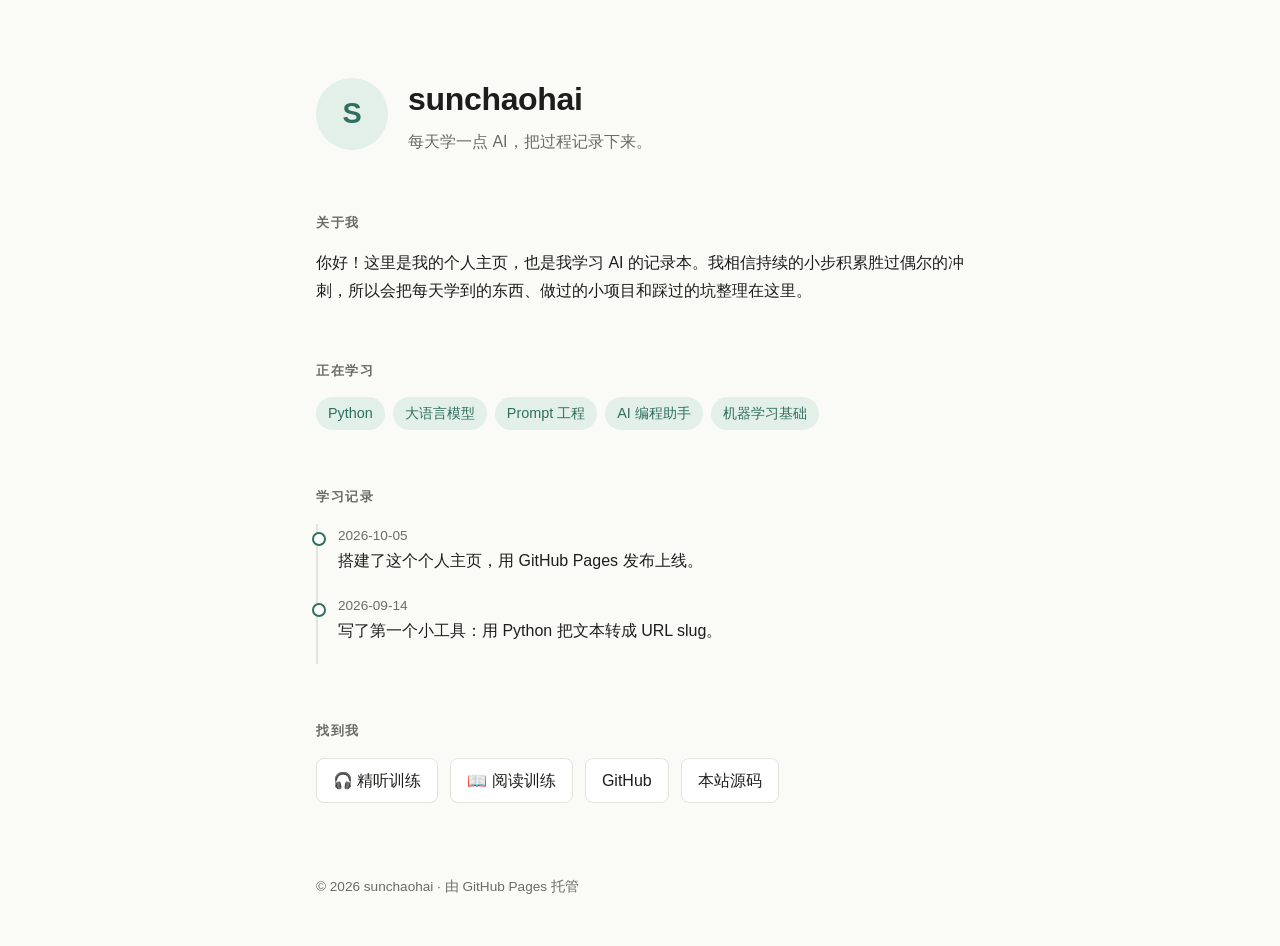
<file: index.html>
<!doctype html>
<html lang="zh-CN">
<head>
<meta charset="utf-8">
<meta name="viewport" content="width=device-width, initial-scale=1">
<title>sunchaohai · AI Learn</title>
<meta name="description" content="sunchaohai 的个人主页：记录学习 AI 的每一天。">
<style>
  :root {
    --bg: #fafaf7;
    --surface: #ffffff;
    --text: #1d1d1b;
    --muted: #6b6b66;
    --border: #e4e3dc;
    --accent: #2f6f5e;
    --accent-soft: #e3efe9;
  }
  @media (prefers-color-scheme: dark) {
    :root {
      --bg: #141513;
      --surface: #1d1e1b;
      --text: #ebebe6;
      --muted: #9a9b93;
      --border: #30312c;
      --accent: #7cc4a8;
      --accent-soft: #1f2f29;
    }
  }
  * { box-sizing: border-box; }
  body {
    margin: 0;
    background: var(--bg);
    color: var(--text);
    font: 16px/1.7 -apple-system, BlinkMacSystemFont, "Segoe UI", "PingFang SC", "Hiragino Sans GB", "Microsoft YaHei", sans-serif;
  }
  main { max-width: 680px; margin: 0 auto; padding: 72px 16px 48px; }
  a { color: var(--accent); text-decoration: none; }
  a:hover { text-decoration: underline; }

  .hero { display: flex; gap: 20px; align-items: center; }
  .avatar {
    flex: none;
    width: 72px; height: 72px;
    border-radius: 50%;
    background: var(--accent-soft);
    color: var(--accent);
    display: grid; place-items: center;
    font-size: 1.8rem; font-weight: 700;
  }
  h1 { margin: 0; font-size: 2rem; letter-spacing: -0.01em; }
  .tagline { margin: 2px 0 0; color: var(--muted); }

  h2 {
    font-size: .8rem;
    text-transform: uppercase;
    letter-spacing: .12em;
    color: var(--muted);
    margin: 56px 0 16px;
  }
  .tags { display: flex; flex-wrap: wrap; gap: 8px; list-style: none; padding: 0; margin: 0; }
  .tags li {
    padding: 4px 12px;
    border-radius: 999px;
    background: var(--accent-soft);
    color: var(--accent);
    font-size: .9rem;
  }

  .log { list-style: none; padding: 0; margin: 0; border-left: 2px solid var(--border); }
  .log li { position: relative; padding: 0 0 20px 20px; }
  .log li::before {
    content: "";
    position: absolute; left: -6px; top: .55em;
    width: 10px; height: 10px; border-radius: 50%;
    background: var(--surface); border: 2px solid var(--accent);
  }
  .log time { display: block; font-size: .85rem; color: var(--muted); }

  .links { display: flex; flex-wrap: wrap; gap: 12px; }
  .links a {
    padding: 8px 16px;
    border: 1px solid var(--border);
    border-radius: 8px;
    background: var(--surface);
    color: var(--text);
  }
  .links a:hover { border-color: var(--accent); text-decoration: none; }

  footer { margin-top: 72px; color: var(--muted); font-size: .85rem; }
</style>
</head>
<body>
<main>
  <header class="hero">
    <div class="avatar" aria-hidden="true">S</div>
    <div>
      <h1>sunchaohai</h1>
      <p class="tagline">每天学一点 AI，把过程记录下来。</p>
    </div>
  </header>

  <section>
    <h2>关于我</h2>
    <p>你好！这里是我的个人主页，也是我学习 AI 的记录本。我相信持续的小步积累胜过偶尔的冲刺，所以会把每天学到的东西、做过的小项目和踩过的坑整理在这里。</p>
  </section>

  <section>
    <h2>正在学习</h2>
    <ul class="tags">
      <li>Python</li>
      <li>大语言模型</li>
      <li>Prompt 工程</li>
      <li>AI 编程助手</li>
      <li>机器学习基础</li>
    </ul>
  </section>

  <section>
    <h2>学习记录</h2>
    <ol class="log">
      <li><time datetime="2026-10-05">2026-10-05</time>搭建了这个个人主页，用 GitHub Pages 发布上线。</li>
      <li><time datetime="2026-09-14">2026-09-14</time>写了第一个小工具：用 Python 把文本转成 URL slug。</li>
    </ol>
  </section>

  <section>
    <h2>找到我</h2>
    <div class="links">
      <a href="listening/">🎧 精听训练</a>
      <a href="reading/reading.html">📖 阅读训练</a>
      <a href="https://github.com/daily-learn-sch">GitHub</a>
      <a href="https://github.com/daily-learn-sch/ailearn">本站源码</a>
    </div>
  </section>

  <footer>© 2026 sunchaohai · 由 GitHub Pages 托管</footer>
</main>
</body>
</html>
</file>
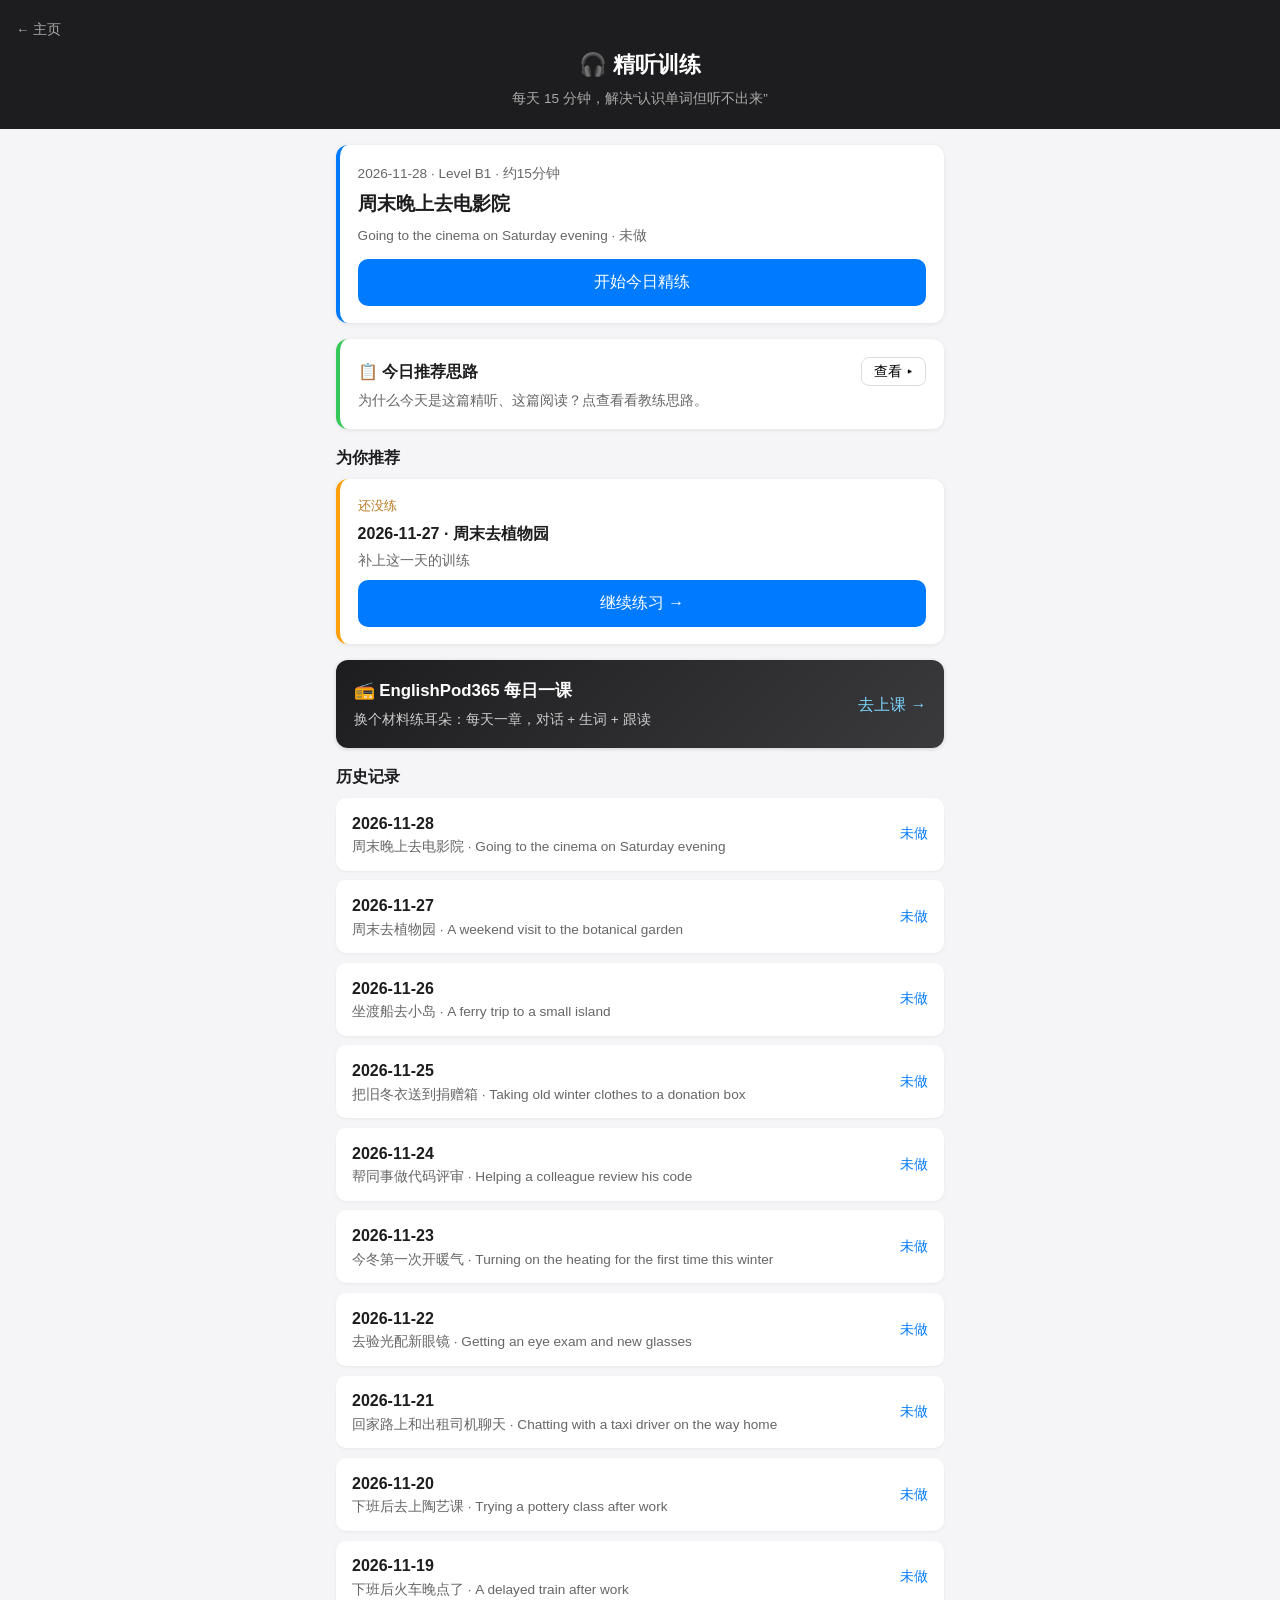
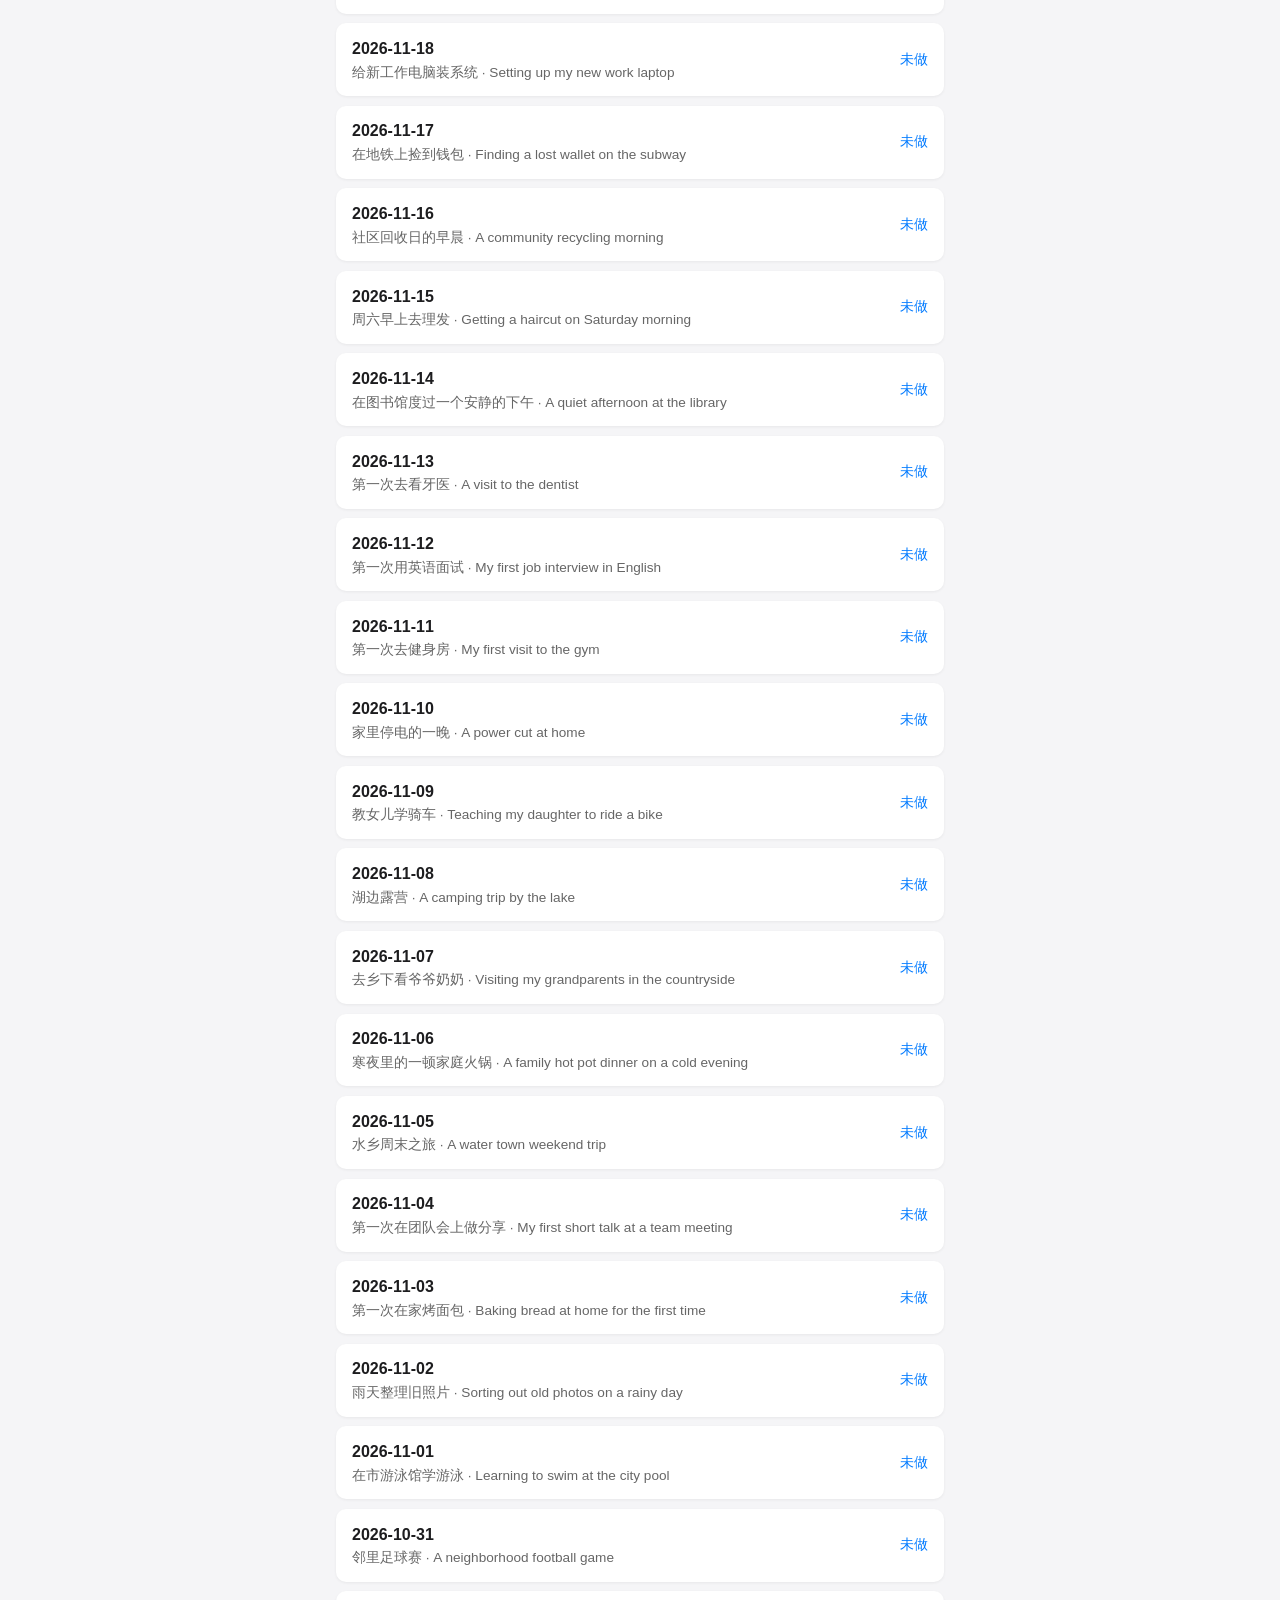
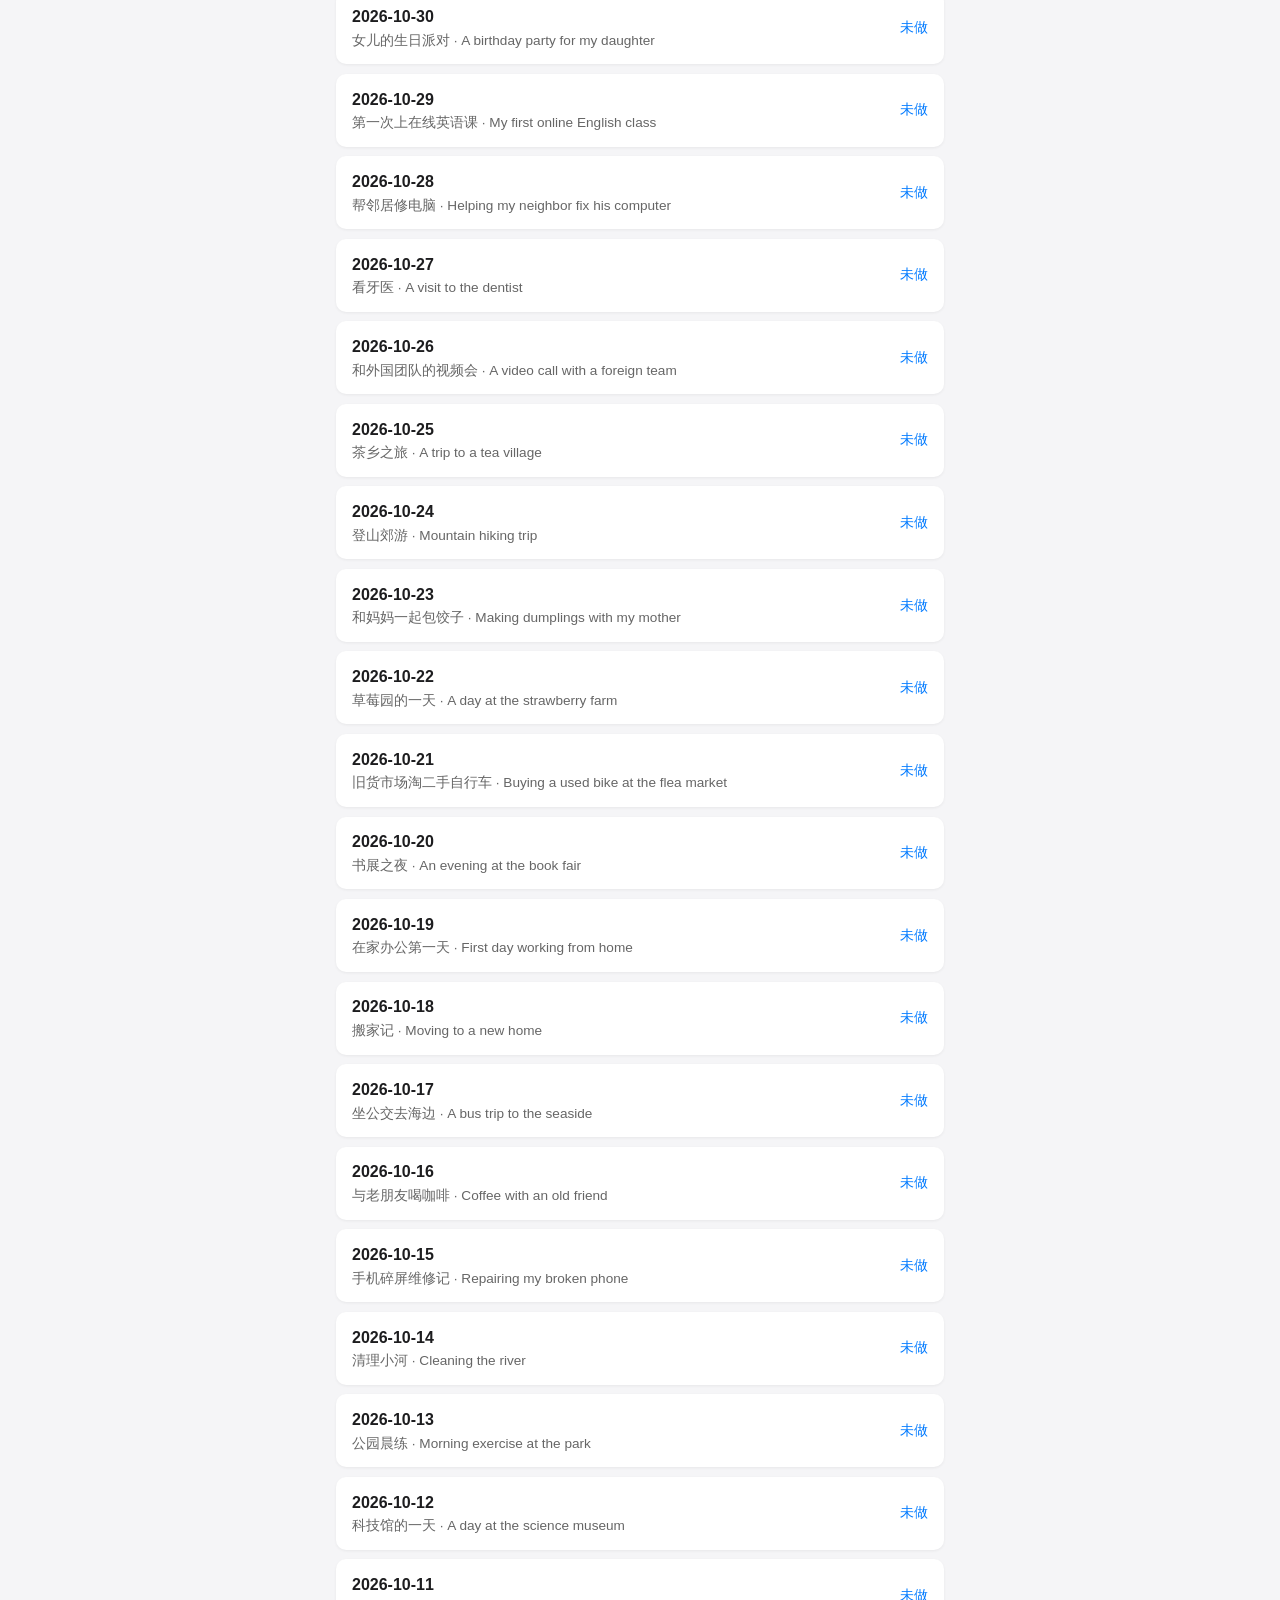
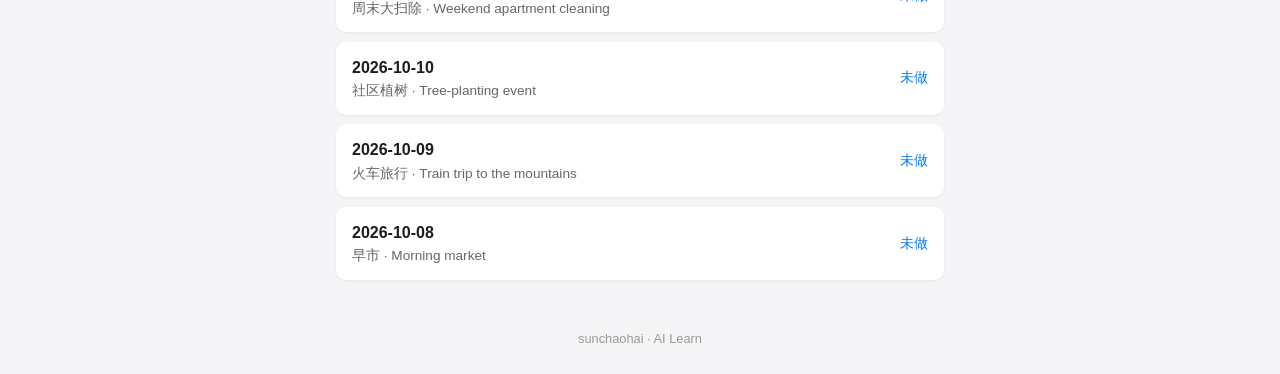
<file: listening/index.html>
<!DOCTYPE html>
<html lang="zh-CN">
<head>
<meta charset="UTF-8">
<meta name="viewport" content="width=device-width, initial-scale=1.0, maximum-scale=1.0, user-scalable=no">
<title>精听训练 · AI Learn</title>
<link rel="stylesheet" href="style.css">
<style>
.ielts-track{position:relative;height:12px;background:#e9e9ee;border-radius:6px;margin:30px 2px 4px}
.ielts-fill{position:absolute;left:0;top:0;bottom:0;border-radius:6px;background:linear-gradient(90deg,#4a90d9,#30d158)}
.ielts-mark{position:absolute;top:50%;width:6px;height:6px;border-radius:50%;background:#fff;border:1.5px solid #bbb;transform:translate(-50%,-50%);z-index:1}
.ielts-dot{position:absolute;top:50%;width:18px;height:18px;border-radius:50%;background:#fff;border:3px solid #4a90d9;transform:translate(-50%,-50%);box-shadow:0 1px 4px rgba(0,0,0,.25);z-index:2}
.ielts-bubble{position:absolute;bottom:18px;left:50%;transform:translateX(-50%);background:#1d1d1f;color:#fff;font-size:12px;padding:3px 8px;border-radius:8px;white-space:nowrap}
.ielts-ticks{position:relative;height:18px;margin:2px 2px 0}
.ielts-tick{position:absolute;transform:translateX(-50%);font-size:11px;color:#888;white-space:nowrap}
.ielts-tick.first{transform:none}
.ielts-tick.last{transform:translateX(-100%)}
.ielts-note{font-size:13px;color:#555;margin-top:6px;line-height:1.6}
.ielts-sub{color:#999;font-size:12px}
</style>
</head>
<body>
<header>
  <a href="../" class="back">← 主页</a>
  <h1>🎧 精听训练</h1>
  <p class="subtitle">每天 15 分钟，解决“认识单词但听不出来”</p>
</header>

<main id="app">
  <section id="view-home" class="view">
    <!-- IELTS 7.0 进度条 -->
    <div id="ielts-bar" class="card"><div class="meta">加载中…</div></div>

    <!-- 今日大卡片：精听入口 -->
    <div id="today-card" class="card today"></div>

    <!-- 今日推荐思路：默认折叠，点查看展开 -->
    <div id="rationale-wrap"></div>

    <!-- 为你推荐 -->
    <h2 style="margin:14px 0 8px;font-size:1rem">为你推荐</h2>
    <div id="rec-list"></div>
    <a href="englishpod.html" style="display:flex;justify-content:space-between;align-items:center;text-decoration:none;background:linear-gradient(135deg,#1d1d1f,#3a3a3c);color:#fff;border-radius:12px;padding:1.1rem;margin-bottom:1rem;box-shadow:0 1px 4px rgba(0,0,0,.15)">
      <div><div style="font-size:1.05rem;font-weight:bold">📻 EnglishPod365 每日一课</div><div style="font-size:.85rem;color:#ccc;margin-top:4px">换个材料练耳朵：每天一章，对话 + 生词 + 跟读</div></div>
      <div style="font-size:1rem;color:#7dd3fc;white-space:nowrap">去上课 →</div>
    </a>

    <h2 style="margin:14px 0 8px;font-size:1rem">历史记录</h2>
    <div id="history-list"></div>
  </section>
</main>

<footer>
  <p>sunchaohai · AI Learn</p>
</footer>

<script src="app.js"></script>
</body>
</html>
</file>
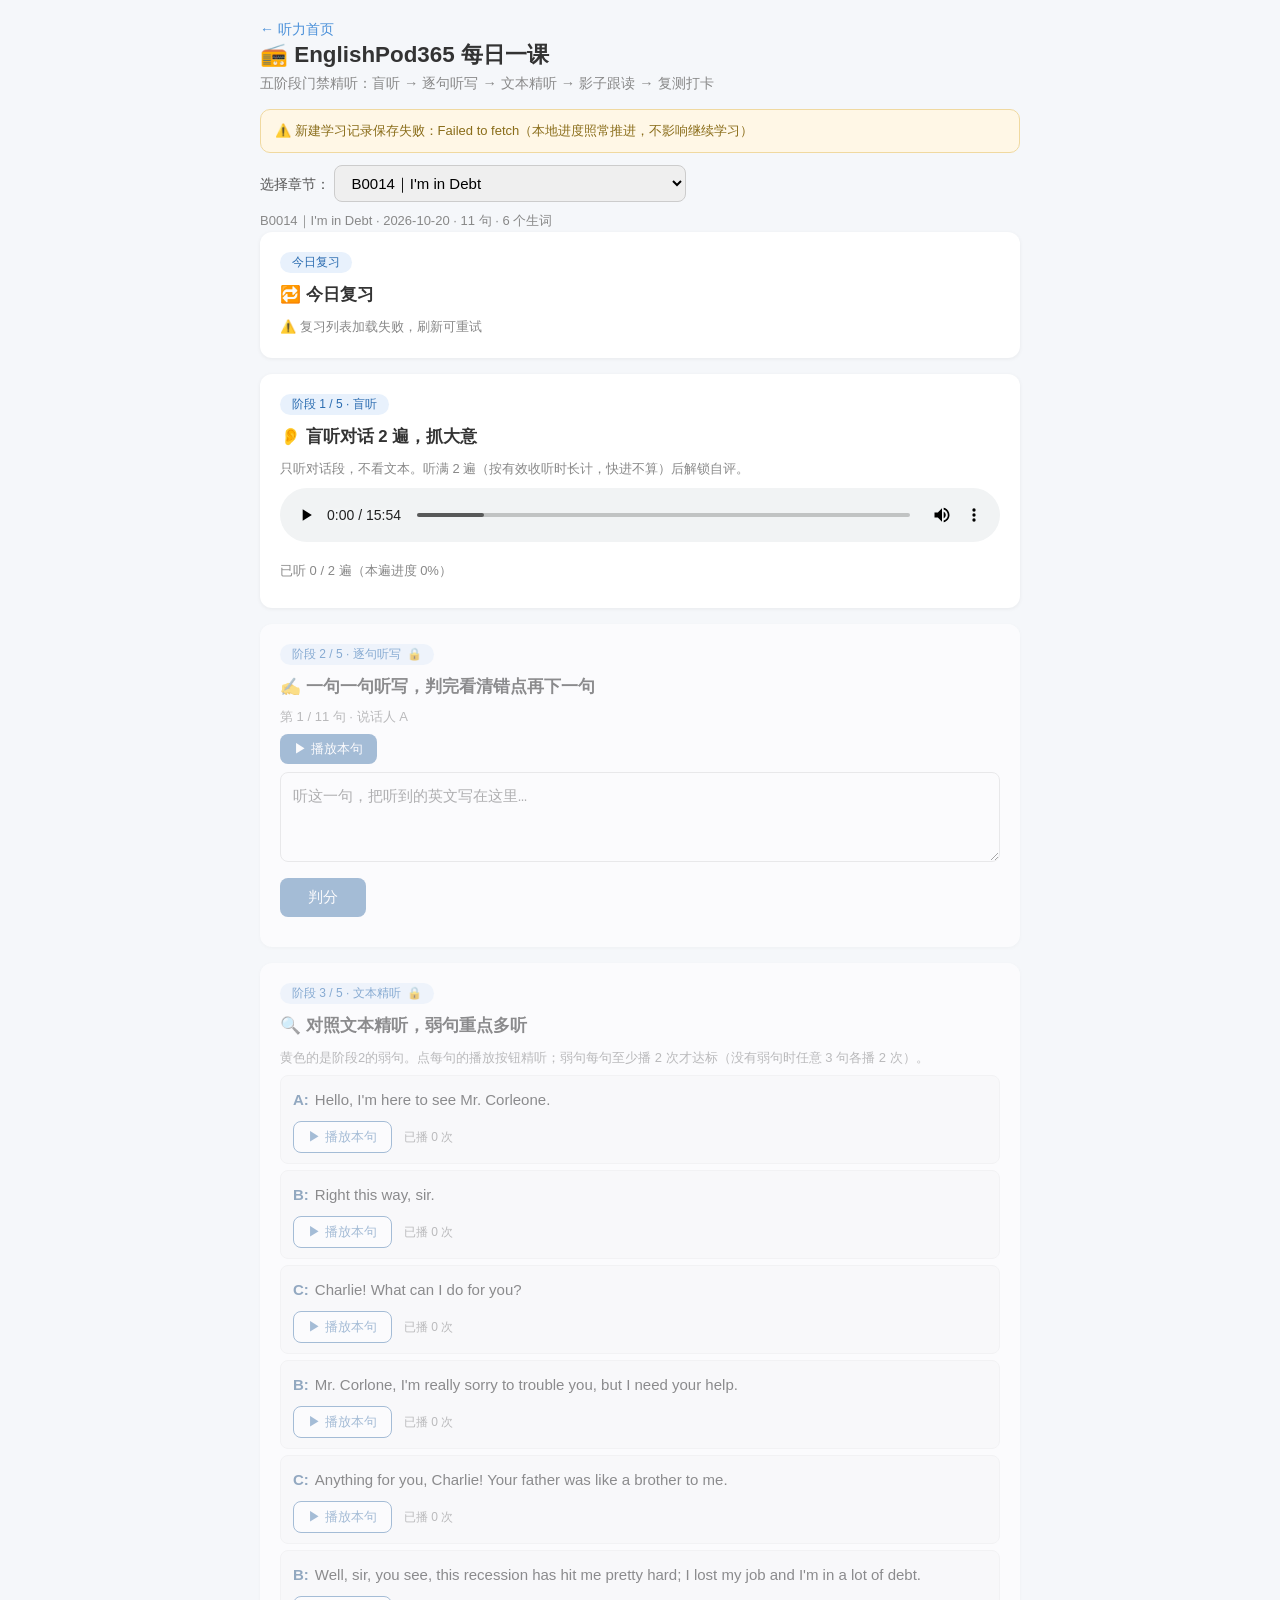
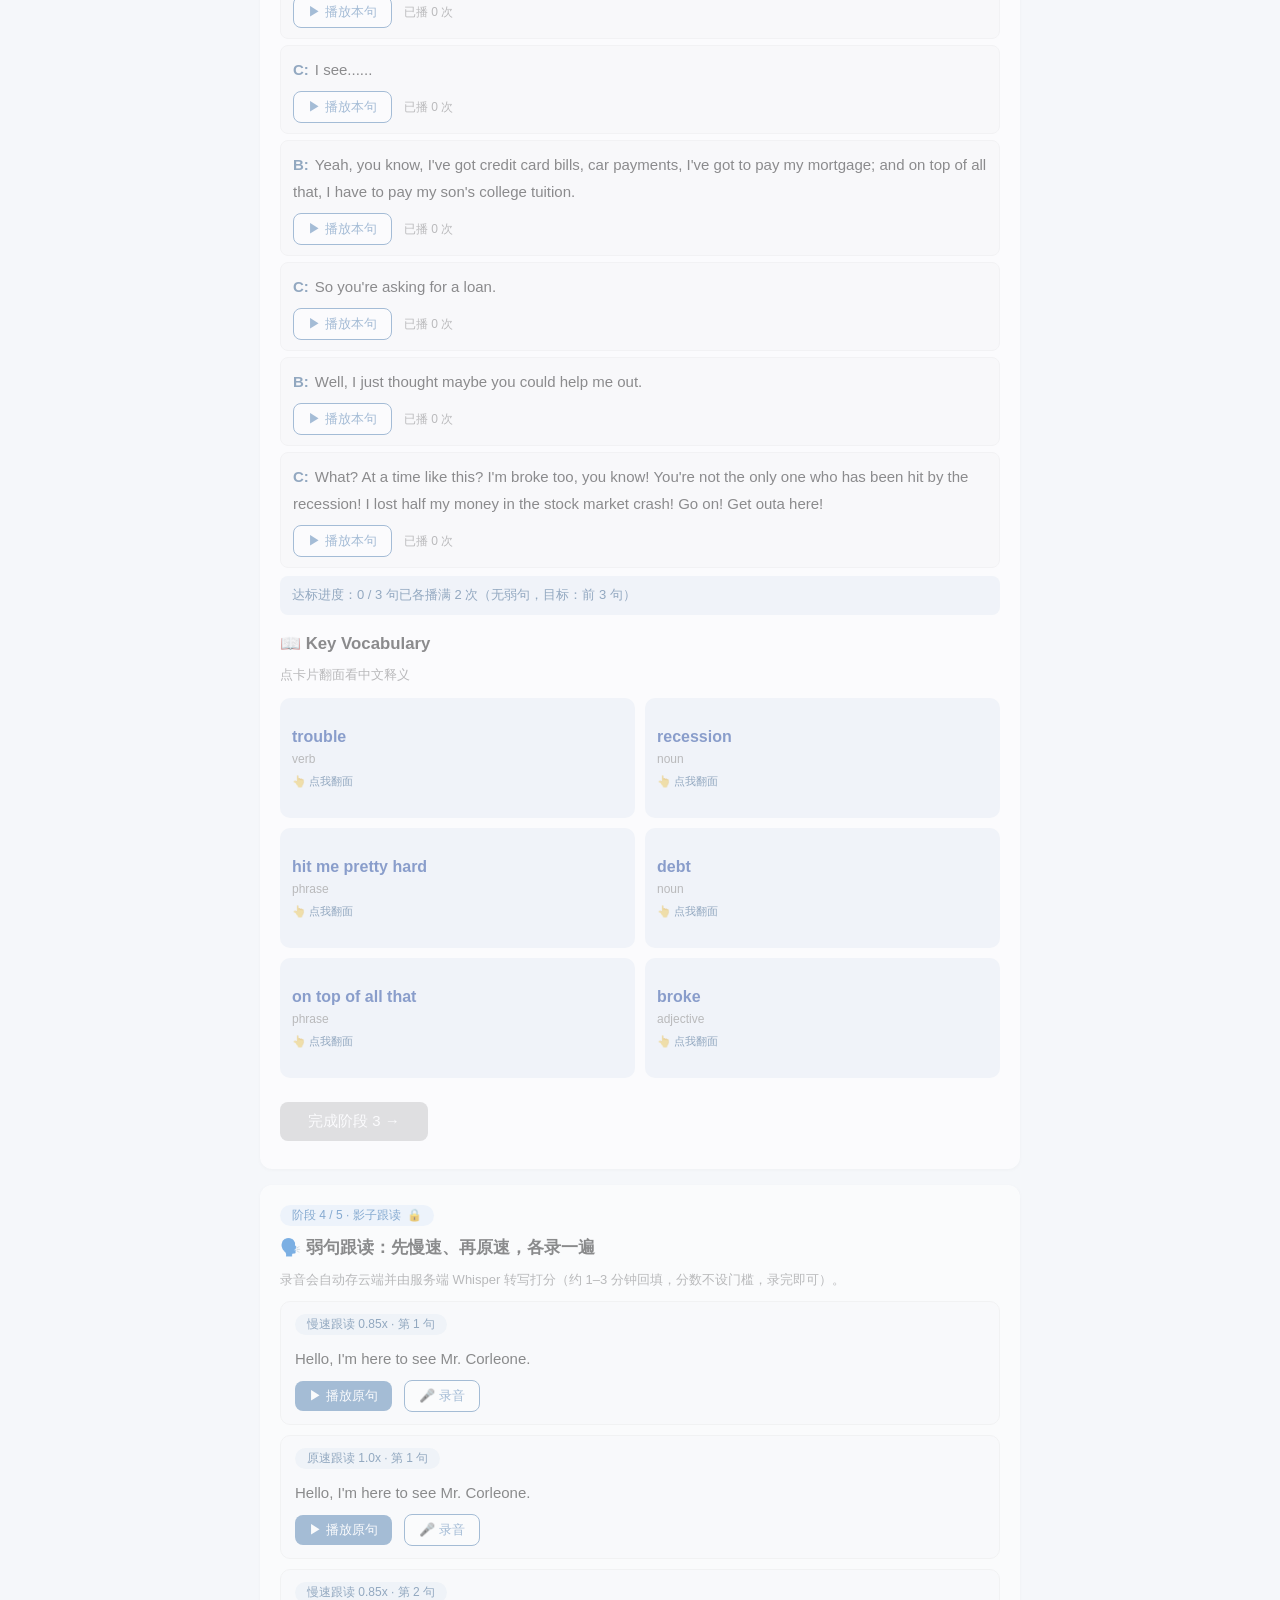
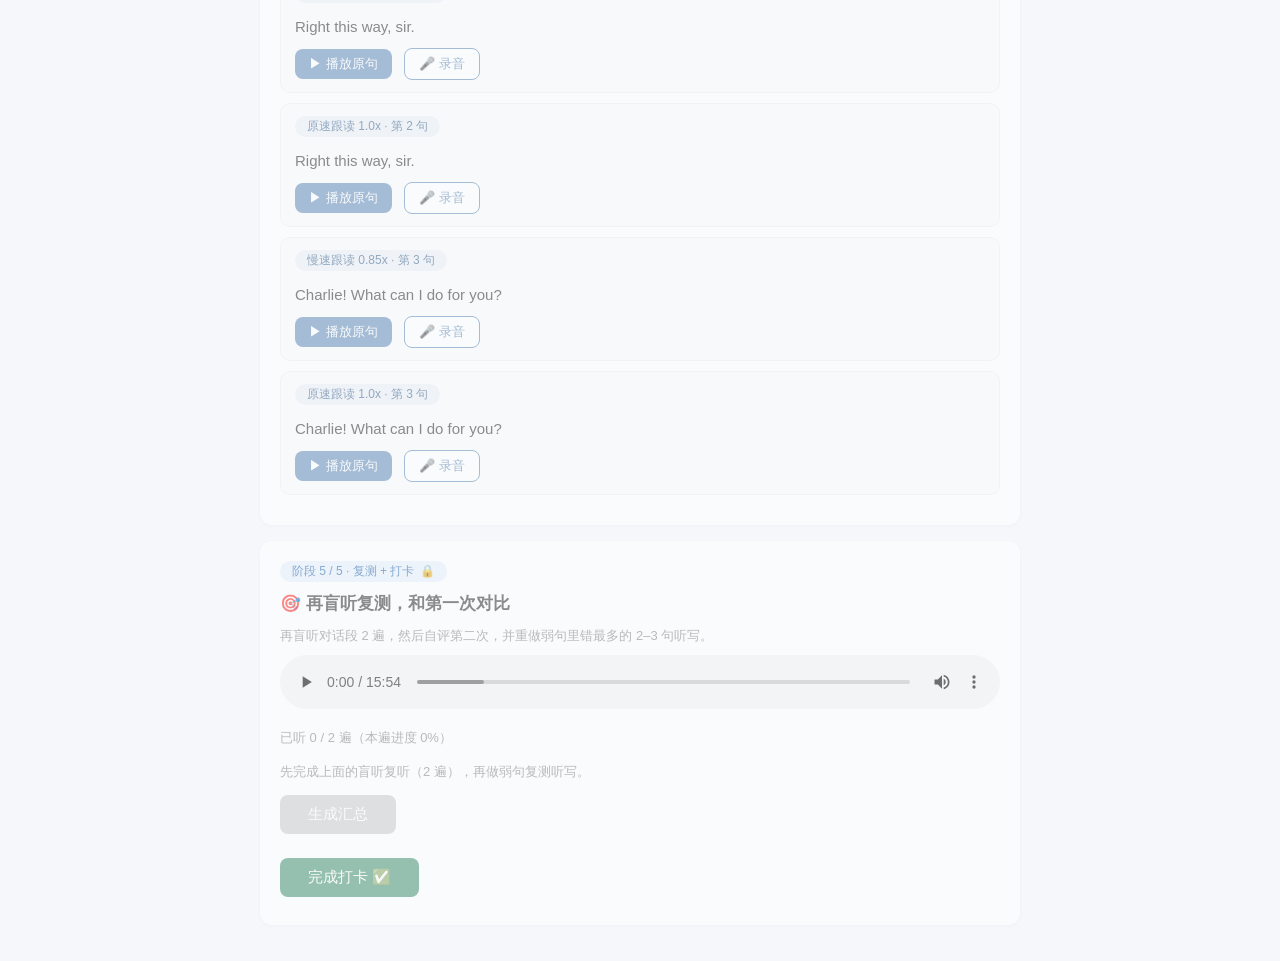
<file: listening/englishpod.html>
<!DOCTYPE html>
<html lang="zh-CN">
<head>
<meta charset="UTF-8">
<meta name="viewport" content="width=device-width, initial-scale=1.0">
<title>📻 EnglishPod365 每日一课 · 五阶段精听</title>
<style>
*{margin:0;padding:0;box-sizing:border-box}
body{font-family:-apple-system,BlinkMacSystemFont,"Segoe UI",Roboto,"PingFang SC","Microsoft YaHei",sans-serif;background:#f5f7fa;color:#333;max-width:800px;margin:0 auto;padding:20px}
h1{font-size:1.4em;margin-bottom:4px}
h3{font-size:1.05em;margin-bottom:10px}
.subtitle{color:#888;font-size:.9em;margin-bottom:16px}
.back{color:#4a90d9;text-decoration:none;font-size:14px}
.card{background:#fff;border-radius:12px;padding:20px;margin-bottom:16px;box-shadow:0 1px 4px rgba(0,0,0,.06)}
audio{width:100%;margin:8px 0}
.btn{display:inline-block;background:#4a90d9;color:#fff;border:none;border-radius:8px;padding:10px 28px;font-size:15px;cursor:pointer;margin-top:12px;margin-right:8px}
.btn:hover{background:#3a7bc0}
.btn:disabled{background:#ccc;cursor:default}
.btn.secondary{background:#eee;color:#333}
.btn.ghost{background:#fff;color:#4a90d9;border:1px solid #4a90d9}
.btn.small{padding:6px 14px;font-size:13px;margin-top:8px}
.btn.green{background:#22a06b}
.view{display:none}
.view.active{display:block}
.step-badge{display:inline-block;background:#e8f1fc;color:#2b6cb0;font-size:12px;border-radius:20px;padding:2px 12px;margin-bottom:10px}
.timer{font-size:13px;color:#888;margin-top:8px}
.status{font-size:13px;color:#888;margin-top:8px;line-height:1.7}
.done-check{font-size:3em;text-align:center;margin:10px 0}
.summary-row{display:flex;justify-content:space-between;padding:8px 0;border-bottom:1px solid #f0f0f0;font-size:15px}
.summary-row:last-child{border-bottom:none}
.summary-row .k{color:#666}
.summary-row .v{font-weight:600}
select.chap{font-size:15px;padding:8px 12px;border-radius:8px;border:1px solid #ccc;max-width:100%}
.done-banner{background:#e6f7ee;border:1px solid #bfe6cf;color:#1c7a3d;border-radius:10px;padding:12px 14px;margin:12px 0;font-size:14px;line-height:1.8}
.warn-banner{background:#fff7e6;border:1px solid #f0d9a0;color:#8a6d1a;border-radius:10px;padding:10px 14px;margin:12px 0;font-size:13px;line-height:1.7;display:none}
.flip-grid{display:grid;grid-template-columns:1fr 1fr;gap:10px;margin:12px 0}
.flip-card{perspective:700px;cursor:pointer;min-height:120px;-webkit-tap-highlight-color:transparent}
.flip-inner{position:relative;width:100%;height:100%;min-height:120px;transition:transform .45s;transform-style:preserve-3d}
.flip-card.flipped .flip-inner{transform:rotateY(180deg)}
.flip-face{position:absolute;inset:0;backface-visibility:hidden;-webkit-backface-visibility:hidden;border-radius:10px;padding:12px;display:flex;flex-direction:column;justify-content:center;gap:4px}
.flip-front{background:#e8f1fc}
.flip-front .w{font-weight:700;font-size:16px;color:#1a56db;line-height:1.4}
.flip-front .pos{color:#888;font-size:12px}
.flip-front .tap{color:#2b6cb0;font-size:11px;margin-top:4px}
.flip-back{background:#fff7e6;transform:rotateY(180deg);font-size:14px;line-height:1.7;color:#5a4a1f}
.transcript{background:#fafafa;border:1px solid #eee;border-radius:8px;padding:12px;line-height:1.9;font-size:15px;margin:10px 0}
.locked-note{font-size:13px;color:#999;background:#f5f5f5;border-radius:8px;padding:10px 12px;margin-top:8px}
.stage.locked{opacity:.55}
.stage.locked .stage-body{pointer-events:none;filter:grayscale(.4)}
.stage .lock-ico{margin-left:6px}
textarea{width:100%;min-height:90px;border:1px solid #ddd;border-radius:8px;padding:12px;font-size:15px;line-height:1.7;resize:vertical;margin-top:8px}
textarea:focus{outline:none;border-color:#4a90d9}
.diff{line-height:2;margin-top:8px;font-size:14px}
.diff .ok{color:#333}
.diff .miss{background:#ffe0e0;border-radius:4px;padding:1px 4px;color:#c00}
.diff .extra{background:#e0f0ff;border-radius:4px;padding:1px 4px;color:#06c;text-decoration:line-through}
.mistake-list{margin-top:8px;font-size:13px;color:#666}
.mistake-list li{margin-bottom:6px;list-style:none}
.sen-result{margin-top:10px;font-size:14px}
.score-big{font-size:2em;font-weight:700;color:#4a90d9}
input[type=range]{width:100%;margin:10px 0;accent-color:#4a90d9}
.rate-val{font-size:1.6em;font-weight:700;color:#4a90d9}
.tag{display:inline-block;border-radius:20px;padding:2px 10px;font-size:12px;margin:2px 4px 2px 0;cursor:pointer;border:1px solid #ddd;background:#f5f5f5;color:#999}
.tag.on-A{background:#ffe0e0;color:#c00;border-color:#f3b8b8}
.tag.on-B{background:#e0f0ff;color:#06c;border-color:#a9cdf3}
.tag.on-C{background:#fff3cd;color:#8a6d1a;border-color:#ecd28a}
.tag.static{cursor:default}
.sen-line{padding:10px 12px;border-radius:8px;margin:6px 0;background:#fafafa;border:1px solid #eee;line-height:1.8;font-size:15px}
.sen-line.weak{background:#fff8d6;border-color:#ecd28a}
.sen-line .spk{color:#2b6cb0;font-weight:600;margin-right:6px}
.sen-line .plays{font-size:12px;color:#888}
.review-item{display:flex;justify-content:space-between;align-items:center;gap:10px;padding:10px 0;border-bottom:1px solid #f0f0f0;font-size:14px}
.review-item:last-child{border-bottom:none}
.shadow-cell{border:1px solid #eee;border-radius:10px;padding:12px 14px;margin:10px 0;background:#fcfcfc}
.shadow-cell .orig{line-height:1.8;font-size:15px}
.rec-result{font-size:14px;background:#f0f7ff;border-radius:8px;padding:8px 12px;margin:8px 0;line-height:1.7;display:none}
.btn.rec-on{background:#e05252}
.btn.rec-on:hover{background:#c93f3f}
.checkline{font-size:14px;margin-top:10px;display:block;line-height:1.7}
.progress-note{font-size:13px;color:#2b6cb0;background:#e8f1fc;border-radius:8px;padding:8px 12px;margin-top:8px;line-height:1.7}
@media (max-width:480px){.flip-grid{grid-template-columns:1fr 1fr}}
</style>
</head>
<body>
<a href="./" class="back">← 听力首页</a>
<h1>📻 EnglishPod365 每日一课</h1>
<div class="subtitle">五阶段门禁精听：盲听 → 逐句听写 → 文本精听 → 影子跟读 → 复测打卡</div>
<div class="warn-banner" id="globalWarn"></div>

<div id="viewMain">
  <div style="margin:8px 0 4px"><label style="font-size:14px;color:#555">选择章节：</label>
  <select id="chapSelect" class="chap" onchange="selectChapter(this.value)"></select></div>
  <p class="status" id="chapMeta"></p>
  <p class="status" id="noStampNote" style="display:none;color:#b7791f">本章暂无逐句时间戳</p>
  <div class="done-banner" id="chapterDoneBanner" style="display:none"></div>

  <!-- 今日复习 -->
  <div class="card">
    <div class="step-badge">今日复习</div>
    <h3>🔁 今日复习</h3>
    <div id="reviewList"><span class="status">加载中…</span></div>
  </div>

  <!-- 阶段1 盲听 -->
  <div class="card stage" id="stage1">
    <div class="step-badge">阶段 1 / 5 · 盲听<span class="lock-ico" id="lock1" style="display:none">🔒</span></div>
    <h3>👂 盲听对话 2 遍，抓大意</h3>
    <div class="stage-body">
      <p class="status">只听对话段，不看文本。听满 2 遍（按有效收听时长计，快进不算）后解锁自评。</p>
      <audio id="blind1" controls preload="metadata"></audio>
      <div class="timer" id="blind1Info">已听 0 / 2 遍</div>
      <div id="rate1Box" style="display:none">
        <p class="status" style="margin-top:12px">凭感觉，你听懂了多少？</p>
        <div style="text-align:center"><span class="rate-val" id="rate1Val">50%</span></div>
        <input type="range" id="rate1" min="0" max="100" value="50" oninput="document.getElementById('rate1Val').textContent=this.value+'%'">
        <button class="btn" id="rate1Btn" onclick="submitRating1()">提交自评</button>
      </div>
      <div class="status" id="s1Status"></div>
    </div>
  </div>

  <!-- 阶段2 逐句听写 -->
  <div class="card stage locked" id="stage2">
    <div class="step-badge">阶段 2 / 5 · 逐句听写<span class="lock-ico" id="lock2">🔒</span></div>
    <h3>✍️ 一句一句听写，判完看清错点再下一句</h3>
    <div class="stage-body">
      <div id="dictArea"></div>
      <div id="dictSummary"></div>
      <div class="status" id="s2Status"></div>
    </div>
  </div>

  <!-- 阶段3 文本精听 -->
  <div class="card stage locked" id="stage3">
    <div class="step-badge">阶段 3 / 5 · 文本精听<span class="lock-ico" id="lock3">🔒</span></div>
    <h3>🔍 对照文本精听，弱句重点多听</h3>
    <div class="stage-body">
      <p class="status">黄色的是阶段2的弱句。点每句的播放按钮精听；弱句每句至少播 2 次才达标（没有弱句时任意 3 句各播 2 次）。</p>
      <div id="transcriptList"></div>
      <div class="progress-note" id="stage3Progress">达标进度：-</div>
      <h3 style="margin-top:18px">📖 Key Vocabulary</h3>
      <p class="status">点卡片翻面看中文释义</p>
      <div class="flip-grid" id="vocabGrid"></div>
      <button class="btn" id="stage3DoneBtn" onclick="finishStage3()" disabled>完成阶段 3 →</button>
      <div class="status" id="s3Status"></div>
    </div>
  </div>

  <!-- 阶段4 影子跟读 -->
  <div class="card stage locked" id="stage4">
    <div class="step-badge">阶段 4 / 5 · 影子跟读<span class="lock-ico" id="lock4">🔒</span></div>
    <h3>🗣️ 弱句跟读：先慢速、再原速，各录一遍</h3>
    <div class="stage-body">
      <p class="status">录音会自动存云端并由服务端 Whisper 转写打分（约 1–3 分钟回填，分数不设门槛，录完即可）。</p>
      <div id="shadowArea"></div>
      <div class="status" id="s4Status"></div>
    </div>
  </div>

  <!-- 阶段5 复测+打卡 -->
  <div class="card stage locked" id="stage5">
    <div class="step-badge">阶段 5 / 5 · 复测 + 打卡<span class="lock-ico" id="lock5">🔒</span></div>
    <h3>🎯 再盲听复测，和第一次对比</h3>
    <div class="stage-body">
      <p class="status">再盲听对话段 2 遍，然后自评第二次，并重做弱句里错最多的 2–3 句听写。</p>
      <audio id="blind2" controls preload="metadata"></audio>
      <div class="timer" id="blind2Info">已听 0 / 2 遍</div>
      <div id="rate2Box" style="display:none">
        <p class="status" style="margin-top:12px">第二次自评：这次听懂了多少？</p>
        <div style="text-align:center"><span class="rate-val" id="rate2Val">50%</span></div>
        <input type="range" id="rate2" min="0" max="100" value="50" oninput="document.getElementById('rate2Val').textContent=this.value+'%'">
      </div>
      <div id="retestArea" style="margin-top:14px"></div>
      <button class="btn" id="genSummaryBtn" onclick="genSummary()" disabled>生成汇总</button>
      <div id="finalSummary" style="margin-top:12px"></div>
      <button class="btn green" id="finishBtn" onclick="finishChapter()" disabled>完成打卡 ✅</button>
      <div id="finishResult"></div>
      <div class="status" id="s5Status"></div>
    </div>
  </div>
</div>

<!-- ============ 轻复习流（独立小视图） ============ -->
<div id="viewReview" style="display:none">
  <div class="card">
    <div class="step-badge">轻复习</div>
    <h3 id="revTitle">复习</h3>
    <p class="status">第 1 步：盲听对话段 1 遍</p>
    <audio id="revPlayer" controls preload="metadata"></audio>
    <div class="timer" id="revBlindInfo">已听 0 / 1 遍</div>
    <div id="revDictBox" style="display:none">
      <p class="status" style="margin-top:12px">第 2 步：弱句听写抽测（判完停在本句看错点，手动下一句）</p>
      <div id="revDictArea"></div>
      <p class="status" style="margin-top:12px">第 3 步：自评这次听懂了多少</p>
      <div style="text-align:center"><span class="rate-val" id="revRateVal">50%</span></div>
      <input type="range" id="revRate" min="0" max="100" value="50" oninput="document.getElementById('revRateVal').textContent=this.value+'%'">
      <button class="btn green" id="revDoneBtn" onclick="finishReview()" disabled>完成复习</button>
    </div>
    <div class="status" id="revStatus"></div>
    <br><button class="btn secondary" onclick="exitReview()">← 返回</button>
  </div>
</div>

<audio id="segPlayer" preload="metadata" style="display:none"></audio>

<script>
// 版本自检：发现线上已更新就自动刷新，避免手机缓存旧页面（2026-10-20 教训）
const PAGE_V = "20261022-0945";
fetch(location.pathname, {cache: "no-store"}).then(r => r.text()).then(t => {
  const m = t.match(/const PAGE_V = "([^"]+)"/);
  if (m && m[1] !== PAGE_V) location.reload();
}).catch(() => {});

const SUPABASE_URL = "https://qydtzdewqkzonzwmxapa.supabase.co";
const SUPABASE_KEY = "sb_publishable_979g0z6Xf84og_vjDliW-Q_Jyia_y4N";
const SBH = {"apikey": SUPABASE_KEY, "Authorization": "Bearer " + SUPABASE_KEY, "Content-Type": "application/json"};

// ---------- 通用小工具（移植自 practice.html） ----------
function norm(s){ return s.toLowerCase().replace(/[^a-z0-9']+/g," ").split(/\s+/).filter(Boolean); }
function esc(s){ return String(s).replace(/&/g,"&amp;").replace(/</g,"&lt;"); }
function alignWords(exp, got){
  // LCS 对齐：漏词/多词/标点差异都不会再连环错位
  const m = exp.length, n = got.length;
  const dp = Array.from({length: m+1}, () => new Array(n+1).fill(0));
  for(let i=m-1;i>=0;i--) for(let j=n-1;j>=0;j--)
    dp[i][j] = exp[i]===got[j] ? dp[i+1][j+1]+1 : Math.max(dp[i+1][j], dp[i][j+1]);
  const ops = []; let i=0, j=0;
  while(i<m || j<n){
    if(i<m && j<n && exp[i]===got[j]){ ops.push({t:"ok", e:exp[i]}); i++; j++; }
    else if(j<n && (i>=m || dp[i][j+1] >= dp[i+1][j])){ ops.push({t:"extra", g:got[j]}); j++; }
    else { ops.push({t:"miss", e:exp[i]}); i++; }
  }
  // 同一段错误区内，漏词与多词按位置一一配对成"替换"，剩余的单独保留
  const out = []; let run = [];
  function flushRun(){
    if(!run.length) return;
    const es = run.filter(o=>o.t==="miss").map(o=>o.e);
    const gs = run.filter(o=>o.t==="extra").map(o=>o.g);
    const pairs = Math.min(es.length, gs.length);
    for(let k=0;k<pairs;k++) out.push({t:"sub", e:es[k], g:gs[k]});
    for(let k=pairs;k<es.length;k++) out.push({t:"miss", e:es[k]});
    for(let k=pairs;k<gs.length;k++) out.push({t:"extra", g:gs[k]});
    run = [];
  }
  for(const op of ops){
    if(op.t==="ok"){ flushRun(); out.push(op); } else run.push(op);
  }
  flushRun();
  return out;
}
function scoreText(expected, actual){
  const exp = norm(expected), got = norm(actual);
  const ops = alignWords(exp, got);
  let correct = 0; const mistakes = []; let html = "";
  for(const op of ops){
    if(op.t==="ok"){ correct++; html += '<span class="ok">' + esc(op.e) + " </span>"; }
    else if(op.t==="sub"){ html += '<span class="miss">' + esc(op.e) + '</span> <span class="extra">' + esc(op.g) + "</span> "; mistakes.push({expected: op.e, actual: op.g}); }
    else if(op.t==="miss"){ html += '<span class="miss">' + esc(op.e) + "</span> "; mistakes.push({expected: op.e, actual: "(未写)"}); }
    else { html += '<span class="extra">' + esc(op.g) + "</span> "; mistakes.push({expected: "(缺失)", actual: op.g}); }
  }
  const score = exp.length ? Math.round(correct/exp.length*100) : 0;
  return {score, mistakes, html};
}
function levenshtein(a, b){
  const m = a.length, n = b.length;
  if(!m) return n; if(!n) return m;
  let prev = []; for(let j=0;j<=n;j++) prev[j] = j;
  for(let i=1;i<=m;i++){
    const cur = [i];
    for(let j=1;j<=n;j++){
      cur[j] = Math.min(prev[j]+1, cur[j-1]+1, prev[j-1] + (a[i-1]===b[j-1] ? 0 : 1));
    }
    prev = cur;
  }
  return prev[n];
}
function pad2(n){ return String(n).padStart(2,"0"); }
function localDateStr(d){
  d = d || new Date();
  return d.getFullYear() + "-" + pad2(d.getMonth()+1) + "-" + pad2(d.getDate());
}
function addDays(baseStr, days){
  const p = baseStr.split("-").map(Number);
  const d = new Date(p[0], p[1]-1, p[2] + days);
  return localDateStr(d);
}
function showWarn(msg){
  const el = document.getElementById("globalWarn");
  el.style.display = "block";
  el.textContent = "⚠️ " + msg + "（本地进度照常推进，不影响继续学习）";
}

// ---------- Supabase REST helper（照 practice.html 的 sbPost 风格） ----------
async function sbGet(table, query){
  const r = await fetch(SUPABASE_URL + "/rest/v1/" + table + (query ? "?" + query : ""), {headers: SBH});
  if(!r.ok) throw new Error(table + " GET " + r.status);
  return r.json();
}
async function sbPost(table, body, prefer){
  const r = await fetch(SUPABASE_URL + "/rest/v1/" + table, {
    method: "POST", headers: Object.assign({}, SBH, {"Prefer": prefer || "return=minimal"}),
    body: JSON.stringify(body)
  });
  if(!r.ok) throw new Error(table + " POST " + r.status);
  return r;
}
async function sbPatch(table, query, body){
  const r = await fetch(SUPABASE_URL + "/rest/v1/" + table + "?" + query, {
    method: "PATCH", headers: Object.assign({}, SBH, {"Prefer": "return=minimal"}),
    body: JSON.stringify(body)
  });
  if(!r.ok) throw new Error(table + " PATCH " + r.status);
  return r;
}
// 写库统一入口：失败可见提示、不阻塞流程
async function sbWrite(fn, what){
  try{ return await fn(); }
  catch(e){ showWarn(what + "保存失败：" + e.message); return null; }
}
async function patchSession(body, what){
  if(!session || !session.id) return null;
  const r = await sbWrite(function(){ return sbPatch("englishpod_sessions", "id=eq." + session.id, body); }, what || "进度");
  if(r) Object.assign(session, body);
  return r;
}
</script>
<script>
// ---------- 全局状态 ----------
let chapters = [];
let chapter = null;          // 当前章节（主流程）
let sentences = [];          // [{speaker,text,start,end}]，无时间戳时 start/end 为 null
let hasStamps = false;       // 是否有逐句时间戳（turns）
let dlgRange = null;         // [s,e] 秒；无时间戳时为 null（整篇）
let completedSet = new Set(); // englishpod_completions 里的章节
let session = null;          // 当前 englishpod_sessions 行
let stageDone = [false, false, false, false, false]; // 阶段1..5 是否完成

function buildSentences(ch){
  if(ch.turns && ch.turns.length){
    return ch.turns.map(function(t){ return {speaker: t.speaker || "", text: t.text, start: (typeof t.start === "number" ? t.start : null), end: (typeof t.end === "number" ? t.end : null)}; });
  }
  // 降级：按 transcript 行切句（"A: ...." 一行一句，空行分隔）
  const out = [];
  String(ch.transcript || "").split(/\n+/).forEach(function(line){
    const s = line.trim();
    if(!s) return;
    const m = s.match(/^([A-Za-z])\s*:\s*(.*)$/);
    if(m) out.push({speaker: m[1], text: m[2], start: null, end: null});
    else out.push({speaker: "", text: s, start: null, end: null});
  });
  return out;
}
function computeRange(ch, sens){
  if(ch.dialogue_range && ch.dialogue_range.length === 2) return [ch.dialogue_range[0], ch.dialogue_range[1]];
  if(sens.length && sens[0].start != null && sens[sens.length-1].end != null) return [sens[0].start, sens[sens.length-1].end];
  return null;
}
function audioUrl(ch){ return ch.dialogue_audio; } // 旧页面直接用 dialogue_audio 原值（已含 englishpod/ 前缀），照旧拼法

// ---------- 区间播放器（逐句播放共用一个隐藏 audio） ----------
const segAudio = document.getElementById("segPlayer");
let segState = {end: null, cb: null, fired: true};
segAudio.addEventListener("timeupdate", function(){
  if(segState.end != null && segAudio.currentTime >= segState.end){
    segAudio.pause();
    if(!segState.fired){ segState.fired = true; if(segState.cb) segState.cb(); }
  }
});
segAudio.addEventListener("ended", function(){
  if(segState.end == null && !segState.fired){ segState.fired = true; if(segState.cb) segState.cb(); }
});
// 播放某章某句：有时间戳则区间播放并在结束时回调；无时间戳则整篇播放（不做区间限制）
function playSegment(ch, sens, idx, rate, cb){
  const s = sens[idx];
  if(!s) return;
  try{ segAudio.pause(); }catch(e){}
  segState = {end: (s.end != null ? s.end : null), cb: cb || null, fired: false};
  segAudio.src = audioUrl(ch);
  segAudio.playbackRate = rate || 1;
  segAudio.currentTime = (s.start != null ? s.start : 0);
  const p = segAudio.play();
  if(p && p.catch) p.catch(function(){ segState.fired = true; });
}

// ---------- 盲听计数器（阶段1/阶段5/复习共用逻辑，各自独立实例） ----------
// 有效收听：相邻两次 timeupdate 的 currentTime 差在 0~2 秒内才累加（快进/拖动不计）；
// 累计 >= 区间长度*0.9 记 1 遍并清零重计。有区间时 seek 到起点、到终点自动 pause。
function makeBlindListen(audioEl, infoEl, opts){
  const st = {acc: 0, last: null, passes: 0, needed: opts.needed, done: false};
  function segLen(){
    if(opts.getRange && opts.getRange()){ const r = opts.getRange(); return r[1] - r[0]; }
    return isFinite(audioEl.duration) && audioEl.duration > 0 ? audioEl.duration : 0;
  }
  function render(){
    infoEl.textContent = "已听 " + st.passes + " / " + st.needed + " 遍" +
      (segLen() ? "（本遍进度 " + Math.min(100, Math.round(st.acc / (segLen()*0.9) * 100)) + "%）" : "");
  }
  audioEl.addEventListener("play", function(){
    const r = opts.getRange && opts.getRange();
    if(r && (audioEl.currentTime < r[0] - 0.05 || audioEl.currentTime >= r[1])) audioEl.currentTime = r[0];
    st.last = audioEl.currentTime;
  });
  audioEl.addEventListener("seeking", function(){ st.last = null; });
  audioEl.addEventListener("timeupdate", function(){
    const ct = audioEl.currentTime;
    const r = opts.getRange && opts.getRange();
    if(st.last != null){
      const dt = ct - st.last;
      if(dt > 0 && dt <= 2) st.acc += dt;
    }
    st.last = ct;
    if(r && ct >= r[1]) audioEl.pause();
    const len = segLen();
    if(len && st.acc >= len * 0.9){
      st.passes++; st.acc = 0;
      if(st.passes >= st.needed && !st.done){ st.done = true; if(opts.onDone) opts.onDone(); }
      else if(opts.onPass) opts.onPass(st.passes);
    }
    render();
  });
  audioEl.addEventListener("ended", function(){
    const len = segLen();
    if(len && st.acc >= len * 0.9){
      st.passes++; st.acc = 0;
      if(st.passes >= st.needed && !st.done){ st.done = true; if(opts.onDone) opts.onDone(); }
    }
    render();
  });
  return {
    reset: function(){ st.acc = 0; st.last = null; st.passes = 0; st.done = false; render(); },
    setDone: function(){ st.passes = st.needed; st.done = true; render(); },
    passes: function(){ return st.passes; },
    render: render
  };
}
let blind1 = null, blind2 = null, revBlind = null;

// ---------- 阶段锁定/解锁 ----------
function applyLocks(){
  for(let i=0;i<5;i++){
    const card = document.getElementById("stage" + (i+1));
    const lock = document.getElementById("lock" + (i+1));
    const unlocked = (i === 0) || stageDone[i-1];
    if(unlocked){ card.classList.remove("locked"); if(lock) lock.style.display = "none"; }
    else{ card.classList.add("locked"); if(lock) lock.style.display = ""; }
  }
}
</script>
<script>
// ---------- 加载与选章 ----------
async function load(){
  try{
    const d = await (await fetch("englishpod/data.json")).json();
    chapters = d.chapters.slice().reverse(); // 最新在前（沿用旧页面）
  }catch(e){
    document.getElementById("chapMeta").textContent = "加载失败，请刷新重试";
    return;
  }
  // 已完成章节集合（下拉里带 ✅）
  try{
    const rows = await sbGet("englishpod_completions", "select=chapter");
    completedSet = new Set(rows.map(function(r){ return r.chapter; }));
  }catch(e){ /* 查不到不阻塞 */ }
  renderChapSelect();
  loadReviews();
  if(chapters.length) selectChapter(chapters[0].id);
}
function renderChapSelect(){
  const sel = document.getElementById("chapSelect");
  sel.innerHTML = chapters.map(function(c){
    return '<option value="' + esc(c.id) + '">' + esc(c.id) + "｜" + esc(c.title) + (completedSet.has(c.id) ? " ✅" : "") + "</option>";
  }).join("");
  if(chapter) sel.value = chapter.id;
}

async function selectChapter(id){
  chapter = chapters.find(function(c){ return c.id === id; }) || chapters[0];
  if(!chapter) return;
  document.getElementById("chapSelect").value = chapter.id;
  sentences = buildSentences(chapter);
  hasStamps = !!(chapter.turns && chapter.turns.length && sentences.length && sentences[0].start != null);
  dlgRange = computeRange(chapter, sentences);
  document.getElementById("chapMeta").textContent =
    chapter.id + "｜" + chapter.title + (chapter.date ? " · " + chapter.date : "") +
    " · " + sentences.length + " 句 · " + ((chapter.vocabulary || []).length) + " 个生词" +
    (chapter.pdf ? "" : "");
  document.getElementById("noStampNote").style.display = hasStamps ? "none" : "block";
  const banner = document.getElementById("chapterDoneBanner");
  if(completedSet.has(chapter.id)){
    banner.style.display = "block";
    banner.textContent = "✅ 本章已打卡完成，可以重新练习一遍";
  }else banner.style.display = "none";
  // 音频源（旧页面拼法：直接用 dialogue_audio）
  document.getElementById("blind1").src = audioUrl(chapter);
  document.getElementById("blind2").src = audioUrl(chapter);
  resetAllStages();
  await restoreOrCreateSession();
  buildStage2();
  buildStage3();
  buildStage4();
  buildStage5();
  applyLocks();
}

function resetAllStages(){
  session = null;
  stageDone = [false, false, false, false, false];
  dictIdx = 0; dictResults = []; dictGraded = false; dictFinished = false;
  s3Counts = {}; s3Flipped = new Set();
  shState = {}; shadowRows = {};
  retestIdxs = []; retestResults = {}; retestGraded = {};
  summarySaved = false; blind2Done = false; shCompleting = false;
  document.getElementById("rate1Box").style.display = "none";
  document.getElementById("rate1").value = 50;
  document.getElementById("rate1Val").textContent = "50%";
  document.getElementById("s1Status").textContent = "";
  document.getElementById("dictSummary").innerHTML = "";
  document.getElementById("s2Status").textContent = "";
  document.getElementById("s3Status").textContent = "";
  document.getElementById("s4Status").textContent = "";
  document.getElementById("s5Status").textContent = "";
  document.getElementById("rate2Box").style.display = "none";
  document.getElementById("finalSummary").innerHTML = "";
  document.getElementById("finishResult").innerHTML = "";
  document.getElementById("finishBtn").disabled = true;
  document.getElementById("genSummaryBtn").disabled = true;
  if(blind1) blind1.reset();
  if(blind2) blind2.reset();
}

// 查该章未完成的最近一条 session 恢复进度；没有则新建
async function restoreOrCreateSession(){
  let rows = null;
  try{
    rows = await sbGet("englishpod_sessions",
      "chapter=eq." + encodeURIComponent(chapter.id) + "&completed=eq.false&select=*&order=created_at.desc&limit=1");
  }catch(e){ showWarn("读取学习进度失败：" + e.message); }
  if(rows && rows.length){
    session = rows[0];
  }else{
    const r = await sbWrite(function(){
      return sbPost("englishpod_sessions", {chapter: chapter.id, study_date: localDateStr()}, "return=representation");
    }, "新建学习记录");
    if(r){ try{ session = (await r.json())[0] || null; }catch(e){ session = null; } }
  }
  if(!session) return;
  // 按已有字段推断已完成阶段
  const sr = (session.shadow_rounds && typeof session.shadow_rounds === "object") ? session.shadow_rounds : {};
  if(session.self_rating_1 != null){
    stageDone[0] = true;
    if(blind1) blind1.setDone();
    document.getElementById("s1Status").textContent = "已恢复进度：阶段 1 已完成（自评 " + session.self_rating_1 + "%）";
  }
  if(session.dictation_score != null){
    stageDone[1] = true;
    dictFinished = true;
    document.getElementById("s2Status").textContent = "已恢复进度：阶段 2 已完成（听写 " + session.dictation_score + " 分）";
  }
  if(sr.stage3_done) stageDone[2] = true;
  if(Array.isArray(sr.rounds) && sr.rounds.length && sr.rounds.length >= shadowIdxs().length * 2) stageDone[3] = true;
}

// ---------- 阶段 1：盲听 + 自评 ----------
async function submitRating1(){
  const v = parseInt(document.getElementById("rate1").value, 10);
  document.getElementById("rate1Btn").disabled = true;
  await patchSession({self_rating_1: v}, "阶段1自评");
  stageDone[0] = true;
  document.getElementById("s1Status").textContent = "✅ 自评已记录：" + v + "%，阶段 2 已解锁";
  applyLocks();
  buildStage2();
  document.getElementById("stage2").scrollIntoView({behavior: "smooth"});
}

// ---------- 离线词典分片（阅读模块 ../reading/dict/<首字母>.json，懒加载缓存） ----------
const dictCache = {};   // letter -> Promise<object|null>
let dictFailed = false;
function loadDictShard(word){
  const letter = (word || "").charAt(0).toLowerCase();
  if(!/^[a-z]$/.test(letter)) return Promise.resolve(null);
  if(!dictCache[letter]){
    dictCache[letter] = fetch("../reading/dict/" + letter + ".json")
      .then(function(r){ if(!r.ok) throw new Error("http " + r.status); return r.json(); })
      .catch(function(){ dictFailed = true; return null; });
  }
  return dictCache[letter];
}
async function wordInDict(word){
  const shard = await loadDictShard(word);
  if(!shard) return null; // 加载失败 → 调用方按"全部 B"处理
  const w = word.toLowerCase();
  return Object.prototype.hasOwnProperty.call(shard, w);
}
// 每个错词的 A/B 预标：
//  先判 B —— e 在词典分片里（常见词）却漏/错，或用户写的 g 与 e 音近（首字母同或编辑距离<=2）；
//  都不满足（漏写、或写成完全不同的词且 e 不在词典里）→ A；词典分片加载失败则全部预标 B。
async function classifyMistakes(mistakes){
  const out = [];
  for(const m of mistakes){
    const e = m.expected, g = m.actual;
    if(!e || e === "(缺失)") continue; // 多写的词不归类
    const inDict = await wordInDict(e);
    if(inDict === null){ out.push({word: e, got: g, type: "B"}); continue; }
    let type;
    if(inDict) type = "B";
    else if(g && g !== "(未写)" && (g.charAt(0) === e.charAt(0) || levenshtein(e, g) <= 2)) type = "B";
    else type = "A";
    out.push({word: e, got: g, type: type});
  }
  return out;
}
</script>
<script>
// ---------- 阶段 2：逐句听写 ----------
let dictIdx = 0, dictResults = [], dictGraded = false, dictFinished = false;

function getWeakIdxs(){
  if(dictResults.length){
    return dictResults.filter(function(r){
      const errWords = r.mistakes.filter(function(m){ return m.expected && m.expected !== "(缺失)"; }).length;
      return r.score < 70 || errWords >= 2;
    }).map(function(r){ return r.idx; });
  }
  if(session && Array.isArray(session.weak_sentences)) return session.weak_sentences.slice();
  return [];
}
function buildStage2(){
  const area = document.getElementById("dictArea");
  if(stageDone[1] || dictFinished){
    area.innerHTML = '<div class="progress-note">阶段 2 已完成' +
      (session && session.dictation_score != null ? "，听写得分 " + session.dictation_score + " 分" : "") + "</div>";
    return;
  }
  renderDictSentence();
}
function renderDictSentence(){
  const area = document.getElementById("dictArea");
  const s = sentences[dictIdx];
  if(!s){ area.innerHTML = ""; return; }
  dictGraded = false;
  area.innerHTML =
    '<div class="timer">第 ' + (dictIdx+1) + " / " + sentences.length + " 句" + (s.speaker ? " · 说话人 " + esc(s.speaker) : "") + "</div>" +
    '<button class="btn small" onclick="playSegment(chapter, sentences, ' + dictIdx + ', 1, null)">▶ 播放本句</button>' +
    (hasStamps ? "" : '<p class="status">本章无逐句时间戳，播放的是整篇对话，请找到这一句听。</p>') +
    '<textarea id="dictInput" placeholder="听这一句，把听到的英文写在这里…"></textarea><br>' +
    '<button class="btn" id="dictGradeBtn" onclick="gradeDict()">判分</button>' +
    '<div class="sen-result" id="dictResult"></div>' +
    '<button class="btn" id="dictNextBtn" style="display:none" onclick="nextDict()">' +
      (dictIdx === sentences.length - 1 ? "完成听写汇总 →" : "下一句 →") + "</button>";
}
async function gradeDict(){
  const actual = document.getElementById("dictInput").value.trim();
  if(!actual){ alert("先写下你听到的内容"); return; }
  const btn = document.getElementById("dictGradeBtn");
  btn.disabled = true; btn.textContent = "判分中…";
  const s = sentences[dictIdx];
  const r = scoreText(s.text, actual);
  const wordTypes = await classifyMistakes(r.mistakes);
  const entry = {idx: dictIdx, expected: s.text, actual: actual, score: r.score, mistakes: r.mistakes, wordTypes: wordTypes, cFlag: false};
  dictResults[dictIdx] = entry;
  renderDictResult(entry, r);
  dictGraded = true;
  document.getElementById("dictNextBtn").style.display = "";
  document.getElementById("dictResult").scrollIntoView({behavior: "smooth", block: "nearest"});
}
function renderDictResult(entry, r){
  const box = document.getElementById("dictResult");
  let html = '<div class="status">本句得分 <b>' + r.score + " 分</b></div>" +
    '<div class="diff">' + r.html + "</div>";
  if(entry.wordTypes.length){
    html += '<p class="status" style="margin-top:10px">每个错词的类型（可点改）：A 单词不认识 · B 认识但听不出 · C 听到但不懂意思</p><ul class="mistake-list">';
    entry.wordTypes.forEach(function(wt, mi){
      html += "<li>应为 <b>" + esc(wt.word) + "</b>，你写 <b>" + esc(wt.got) + "</b> " +
        '<span class="tag' + (wt.type === "A" ? " on-A" : "") + '" onclick="setWordType(' + mi + ',\'A\')">A 不认识</span>' +
        '<span class="tag' + (wt.type === "B" ? " on-B" : "") + '" onclick="setWordType(' + mi + ',\'B\')">B 听不出</span></li>';
    });
    html += "</ul>";
  } else if(!r.mistakes.length){
    html += '<div class="status">🎉 全对</div>';
  }
  html += '<label class="checkline"><input type="checkbox" id="dictCFlag" onchange="setCFlag(this.checked)"> 词基本都对，但整句意思没懂（标为 C 类）</label>';
  box.innerHTML = html;
}
function setWordType(mi, type){
  const entry = dictResults[dictIdx];
  if(!entry || !entry.wordTypes[mi]) return;
  entry.wordTypes[mi].type = type;
  const r = scoreText(entry.expected, entry.actual);
  renderDictResult(entry, r);
  const cb = document.getElementById("dictCFlag");
  if(cb) cb.checked = !!entry.cFlag;
}
function setCFlag(checked){
  const entry = dictResults[dictIdx];
  if(entry) entry.cFlag = !!checked; // C 勾选优先于该句的 A/B 预标汇总展示
}
function nextDict(){
  if(!dictGraded) return;
  if(dictIdx < sentences.length - 1){ dictIdx++; renderDictSentence(); }
  else finishDictation();
}
async function finishDictation(){
  dictFinished = true;
  const done = dictResults.filter(Boolean);
  const avg = done.length ? Math.round(done.reduce(function(a, b){ return a + b.score; }, 0) / done.length) : 0;
  const agg = {A: {count: 0, words: []}, B: {count: 0, words: []}, C: {count: 0, words: []}};
  const seen = {A: new Set(), B: new Set()};
  let cSentences = 0;
  done.forEach(function(r){
    if(r.cFlag) cSentences++; // C 以句计：count = 标 C 的句数，words 不适用留空
    r.wordTypes.forEach(function(wt){
      if(!seen[wt.type].has(wt.word)) { seen[wt.type].add(wt.word); agg[wt.type].words.push(wt.word); }
    });
  });
  agg.A.count = agg.A.words.length;
  agg.B.count = agg.B.words.length;
  agg.C.count = cSentences;
  const weak = getWeakIdxs();
  await patchSession({dictation_score: avg, error_types: agg, weak_sentences: weak}, "阶段2听写");
  stageDone[1] = true;
  document.getElementById("dictSummary").innerHTML =
    '<div class="progress-note">听写完成：平均 <b>' + avg + "</b> 分 · 弱句 " + weak.length + " 句（第 " +
    (weak.length ? weak.map(function(i){ return i + 1; }).join("、") : "无") + " 句）<br>" +
    "错误分布：A 不认识 " + agg.A.count + " 个词 · B 听不出 " + agg.B.count + " 个词 · C 不懂意思 " + agg.C.count + " 句</div>";
  document.getElementById("dictArea").innerHTML = "";
  applyLocks();
  buildStage3(); buildStage4(); buildStage5();
  document.getElementById("stage3").scrollIntoView({behavior: "smooth"});
}

// ---------- 阶段 3：文本精听 + 词汇翻卡 ----------
let s3Counts = {}, s3Flipped = new Set();
function stage3Targets(){
  const weak = getWeakIdxs();
  if(weak.length) return weak.slice();
  return sentences.slice(0, 3).map(function(_, i){ return i; });
}
function sentenceTags(idx){
  const entry = dictResults[idx];
  if(!entry) return [];
  const tags = [];
  if(entry.wordTypes.some(function(w){ return w.type === "A"; })) tags.push("A");
  if(entry.wordTypes.some(function(w){ return w.type === "B"; })) tags.push("B");
  if(entry.cFlag) tags.push("C");
  return tags;
}
function buildStage3(){
  const weak = getWeakIdxs();
  const list = document.getElementById("transcriptList");
  list.innerHTML = sentences.map(function(s, i){
    const isWeak = weak.indexOf(i) >= 0;
    const tags = sentenceTags(i).map(function(t){ return '<span class="tag static on-' + t + '">' + t + "</span>"; }).join("");
    return '<div class="sen-line' + (isWeak ? " weak" : "") + '">' +
      (s.speaker ? '<span class="spk">' + esc(s.speaker) + ":</span>" : "") + esc(s.text) + " " + tags + "<br>" +
      '<button class="btn small ghost" onclick="playStage3(' + i + ')">▶ 播放本句</button> ' +
      '<span class="plays" id="s3Plays' + i + '">已播 ' + (s3Counts[i] || 0) + " 次</span></div>";
  }).join("");
  const g = document.getElementById("vocabGrid");
  s3Flipped = new Set();
  g.innerHTML = (chapter.vocabulary || []).map(function(v, i){
    return '<div class="flip-card" id="fc3_' + i + '" onclick="flipCard3(' + i + ')"><div class="flip-inner">' +
      '<div class="flip-face flip-front"><span class="w">' + esc(v.word) + '</span><span class="pos">' + esc(v.pos || "") + '</span><span class="tap">👆 点我翻面</span></div>' +
      '<div class="flip-face flip-back">' + esc(v.meaning) + "</div></div></div>";
  }).join("");
  const btn = document.getElementById("stage3DoneBtn");
  if(stageDone[2]){ btn.disabled = true; btn.textContent = "阶段 3 已完成 ✅"; }
  else { btn.textContent = "完成阶段 3 →"; }
  updateStage3Progress();
}
function flipCard3(i){
  const el = document.getElementById("fc3_" + i);
  if(el) el.classList.toggle("flipped");
}
function playStage3(i){
  playSegment(chapter, sentences, i, 1, function(){
    s3Counts[i] = (s3Counts[i] || 0) + 1;
    const el = document.getElementById("s3Plays" + i);
    if(el) el.textContent = "已播 " + s3Counts[i] + " 次";
    updateStage3Progress();
  });
}
function stage3Met(){
  const targets = stage3Targets();
  return targets.length > 0 && targets.every(function(i){ return (s3Counts[i] || 0) >= 2; });
}
function updateStage3Progress(){
  const targets = stage3Targets();
  const doneN = targets.filter(function(i){ return (s3Counts[i] || 0) >= 2; }).length;
  document.getElementById("stage3Progress").textContent =
    "达标进度：" + doneN + " / " + targets.length + " 句已各播满 2 次" +
    (getWeakIdxs().length ? "（目标：全部弱句）" : "（无弱句，目标：前 3 句）");
  if(!stageDone[2]) document.getElementById("stage3DoneBtn").disabled = !stage3Met();
}
async function finishStage3(){
  if(!stage3Met()) return;
  const cur = (session && session.shadow_rounds && typeof session.shadow_rounds === "object") ? session.shadow_rounds : {};
  const merged = Object.assign({}, cur, {stage3_done: true}); // 保留已有 rounds
  await patchSession({shadow_rounds: merged}, "阶段3进度");
  stageDone[2] = true;
  document.getElementById("stage3DoneBtn").disabled = true;
  document.getElementById("stage3DoneBtn").textContent = "阶段 3 已完成 ✅";
  document.getElementById("s3Status").textContent = "✅ 阶段 4 已解锁";
  applyLocks();
  buildStage4();
  document.getElementById("stage4").scrollIntoView({behavior: "smooth"});
}
</script>
<script>
// ---------- 阶段 4：影子跟读（录音 → Storage → englishpod_shadow → 轮询 Whisper 回填） ----------
let shState = {};      // key "idx-round" -> 录音状态
let shadowRows = {};   // key -> {id, transcribed, score}
let shCompleting = false;
const canRec = !!(navigator.mediaDevices && navigator.mediaDevices.getUserMedia && window.MediaRecorder);

function shadowIdxs(){
  const weak = getWeakIdxs();
  const src = weak.length ? weak : sentences.map(function(_, i){ return i; });
  return src.slice(0, 3);
}
function buildStage4(){
  const area = document.getElementById("shadowArea");
  if(stageDone[3]){
    area.innerHTML = '<div class="progress-note">阶段 4 已完成（进度已恢复，跟读记录在云端）</div>';
    return;
  }
  const idxs = shadowIdxs();
  if(!idxs.length){ area.innerHTML = '<p class="status">暂无句子</p>'; return; }
  let html = "";
  idxs.forEach(function(idx){
    [1, 2].forEach(function(round){
      const key = idx + "-" + round;
      html += '<div class="shadow-cell" id="shCell' + key + '">' +
        '<div class="step-badge">' + (round === 1 ? "慢速跟读 0.85x" : "原速跟读 1.0x") + " · 第 " + (idx+1) + " 句</div>" +
        '<div class="orig">' + esc(sentences[idx].text) + "</div>" +
        '<button class="btn small" onclick="playSegment(chapter, sentences, ' + idx + ", " + (round === 1 ? "0.85" : "1") + ', null)">▶ 播放原句</button> ' +
        '<button class="btn small ghost" id="shRecBtn' + key + '" onclick="toggleShadowRec(\'' + key + "', " + idx + ", " + round + ')"' + (canRec ? "" : " disabled") + ">🎤 录音</button>" +
        (canRec ? "" : '<div class="status">⚠️ 当前浏览器不支持录音（无麦克风权限或不支持 MediaRecorder）</div>') +
        '<div class="rec-result" id="shRes' + key + '"></div></div>';
    });
  });
  area.innerHTML = html;
}
// ---------- 录音护栏（与 practice.html 同一套，2026-10-21 iPhone 半秒静音） ----------
// recorder.stop() 同一拍里停音轨时，Safari 往往只剩约 0.51 秒；太短或没人声不上传、不建记录。
const REC_MIN_SEC = 0.8;
const REC_SILENCE_RMS = 0.004;
const REC_SILENCE_PEAK = 0.02;
const REC_MIN_BYTES = 800;
const REC_STOP_GUARD_MS = 500;
const REC_ARM_MS = 1500;
const REC_SETTLE_MS = 250;
const REC_FLUSH_MS = 100;

function releaseOwnedStream(st, stream){
  const target = stream || (st && st.stream);
  if(st && target && st.stream === target) st.stream = null;
  try{ target && target.getTracks().forEach(function(t){ try{ t.stop(); }catch(e){} }); }catch(e){}
}
function pausePageAudio(){
  try{ document.querySelectorAll("audio").forEach(function(a){ try{ a.pause(); }catch(e){} }); }catch(e){}
}
function waitForAudibleTrack(track){
  return new Promise(function(resolve){
    if(!track || track.readyState === "ended"){ resolve(false); return; }
    let done = false;
    let timer = null;
    function finish(ok){
      if(done) return;
      done = true;
      try{ track.removeEventListener("unmute", onUnmute); }catch(e){}
      try{ track.removeEventListener("ended", onEnded); }catch(e){}
      clearTimeout(timer);
      resolve(ok);
    }
    function onUnmute(){ if(track.readyState === "live" && !track.muted) finish(true); }
    function onEnded(){ finish(false); }
    track.addEventListener("unmute", onUnmute);
    track.addEventListener("ended", onEnded);
    timer = setTimeout(function(){ finish(track.readyState === "live"); }, REC_ARM_MS);
    if(track.readyState === "live" && !track.muted) finish(true);
  });
}
function judgeRecSample(sample){
  const wall = Number(sample.wallSec) || 0;
  const bytes = sample.byteSize || 0;
  if(!bytes) return {ok:false, reason:"empty", sec: wall, rms: null};
  const durOk = !!(sample.decoded && isFinite(sample.duration) && sample.duration > 0);
  if(durOk){
    const sec = sample.duration;
    if(sec < REC_MIN_SEC) return {ok:false, reason:"short", sec: sec, rms: sample.rms == null ? null : sample.rms};
    if(wall >= 2 && sec < wall * 0.5 && sec < 1) return {ok:false, reason:"short", sec: sec, rms: sample.rms == null ? null : sample.rms};
    if(sample.energyKnown !== false){
      const rms = sample.rms || 0;
      const peak = sample.peak || 0;
      if(rms < REC_SILENCE_RMS && peak < REC_SILENCE_PEAK)
        return {ok:false, reason:"silent", sec: sec, rms: rms};
    }
    return {ok:true, reason:"", sec: sec, rms: sample.rms == null ? null : sample.rms};
  }
  if(wall < REC_MIN_SEC) return {ok:false, reason:"short", sec: wall, rms: null};
  if(bytes < REC_MIN_BYTES) return {ok:false, reason:"empty", sec: wall, rms: null};
  return {ok:true, reason:"", sec: wall, rms: null};
}
function retryMsg(info){
  const sec = (info && isFinite(info.sec)) ? info.sec.toFixed(1) : "";
  if(info && info.reason === "silent")
    return '<span style="color:#c00">⚠️ 这次几乎没有人声' + (sec ? "（" + sec + " 秒）" : "") + "，请重录</span>";
  if(info && info.reason === "short")
    return '<span style="color:#c00">⚠️ 录音太短' + (sec ? "（只有 " + sec + " 秒）" : "") + "，没有可用的人声，请重录</span>";
  if(info && info.reason === "unready")
    return '<span style="color:#c00">⚠️ 麦克风还没准备好，请重录</span>';
  return '<span style="color:#c00">⚠️ 没采到声音，请重录</span>';
}
function mp4DurationSeconds(buf){
  try{
    const view = new DataView(buf);
    const bytes = new Uint8Array(buf);
    function scan(start, end){
      let off = start;
      while(off + 8 <= end){
        let size = view.getUint32(off);
        const type = String.fromCharCode(bytes[off+4], bytes[off+5], bytes[off+6], bytes[off+7]);
        let header = 8;
        if(size === 1){
          if(off + 16 > end) return null;
          size = view.getUint32(off+8) * 4294967296 + view.getUint32(off+12);
          header = 16;
        } else if(size === 0) size = end - off;
        if(size < header || off + size > end) return null;
        if(type === "moov" || type === "trak" || type === "mdia"){
          const found = scan(off + header, off + size);
          if(found) return found;
        } else if(type === "mvhd" || type === "mdhd"){
          const base = off + header;
          const ver = bytes[base];
          let timescale = 0, duration = 0;
          if(ver === 1){
            if(base + 32 > end) return null;
            timescale = view.getUint32(base + 20);
            duration = view.getUint32(base + 24) * 4294967296 + view.getUint32(base + 28);
          } else {
            if(base + 20 > end) return null;
            timescale = view.getUint32(base + 12);
            duration = view.getUint32(base + 16);
          }
          if(timescale > 0 && duration > 0) return duration / timescale;
        }
        off += size;
      }
      return null;
    }
    return scan(0, bytes.length);
  }catch(e){ return null; }
}
async function decodeRecBuffer(copy){
  let ctx;
  try{ ctx = new OfflineAudioContext(1, 1, 16000); }
  catch(e){
    const Ctx = window.AudioContext || window.webkitAudioContext;
    if(!Ctx) throw e;
    ctx = new Ctx();
  }
  try{ return await ctx.decodeAudioData(copy); }
  finally{ if(ctx && ctx.close){ try{ await ctx.close(); }catch(e){} } }
}
function elementDuration(blob){
  return new Promise(function(resolve){
    const url = URL.createObjectURL(blob);
    const a = document.createElement("audio");
    a.preload = "metadata";
    a.muted = true;
    a.volume = 0;
    let done = false;
    const timer = setTimeout(function(){ finish(NaN); }, 1500);
    function finish(sec){
      if(done) return;
      done = true;
      clearTimeout(timer);
      try{ URL.revokeObjectURL(url); }catch(e){}
      try{ a.removeAttribute("src"); a.load(); }catch(e){}
      resolve(sec);
    }
    a.onerror = function(){ finish(NaN); };
    a.onloadedmetadata = function(){
      if(isFinite(a.duration) && a.duration > 0){ finish(a.duration); return; }
      function onTime(){
        a.removeEventListener("timeupdate", onTime);
        finish(isFinite(a.duration) ? a.duration : NaN);
      }
      a.addEventListener("timeupdate", onTime);
      try{ a.currentTime = 1e101; }catch(e){ finish(NaN); }
    };
    a.src = url;
  });
}
async function inspectRecBlob(blob, wallSec){
  const wall = wallSec || 0;
  const byteSize = blob && blob.size ? blob.size : 0;
  if(!byteSize) return judgeRecSample({decoded:false, wallSec:wall, byteSize:0});
  let raw = null;
  try{ raw = await blob.arrayBuffer(); }catch(e){ raw = null; }
  if(raw){
    try{
      const audioBuf = await decodeRecBuffer(raw.slice(0));
      const ch = audioBuf.getChannelData(0);
      const step = Math.max(1, Math.floor(ch.length / 8000));
      let sum = 0, n = 0, peak = 0;
      for(let p = 0; p < ch.length; p += step){
        const v = ch[p];
        const mag = v < 0 ? -v : v;
        if(mag > peak) peak = mag;
        sum += v * v;
        n++;
      }
      return judgeRecSample({
        decoded:true, duration: audioBuf.duration, rms: n ? Math.sqrt(sum / n) : 0,
        peak: peak, wallSec: wall, byteSize: byteSize, energyKnown: true
      });
    }catch(e){}
    const mp4 = mp4DurationSeconds(raw);
    if(isFinite(mp4) && mp4 > 0)
      return judgeRecSample({decoded:true, duration:mp4, wallSec:wall, byteSize:byteSize, energyKnown:false});
  }
  let sec = NaN;
  try{ sec = await elementDuration(blob); }catch(e){}
  if(isFinite(sec) && sec > 0)
    return judgeRecSample({decoded:true, duration:sec, wallSec:wall, byteSize:byteSize, energyKnown:false});
  return judgeRecSample({decoded:false, wallSec:wall, byteSize:byteSize});
}
function markShadowFailed(key, html, gen, owner){
  const st = owner || shState[key];
  if(st && gen != null && (st.gen !== gen || shState[key] !== st)) return;
  if(st){
    st.blob = null;
    st.clipOk = false;
    st.recording = false;
    st.starting = false;
    st.finalized = true;
  }
  const res = document.getElementById("shRes" + key);
  if(res){ res.style.display = "block"; res.innerHTML = html; }
  const btn = document.getElementById("shRecBtn" + key);
  if(btn){ btn.disabled = false; btn.textContent = "🎤 录音"; btn.classList.remove("rec-on"); }
}
async function finalizeShadow(key, idx, round, gen, chunks, mime, owner){
  const st = owner;
  if(!st || st.gen !== gen || st.finalized || shState[key] !== st) return;
  st.finalized = true;
  st.recording = false;
  st.starting = false;
  const wall = st.wallSec || (st.recStart ? (Date.now() - st.recStart) / 1000 : 0);
  let blob;
  try{ blob = new Blob(chunks || [], {type: mime || "audio/webm"}); }
  catch(e){ blob = new Blob([]); }
  let info;
  try{ info = await inspectRecBlob(blob, wall); }
  catch(e){ info = {ok:false, reason:"empty", sec: wall}; }
  if(shState[key] !== st || st.gen !== gen) return;
  if(!info.ok || !blob.size){
    markShadowFailed(key, retryMsg(info), gen, st);
    return;
  }
  st.blob = blob;
  st.clipOk = true;
  const btn = document.getElementById("shRecBtn" + key);
  if(btn){ btn.disabled = false; btn.textContent = "🎤 重新录音"; btn.classList.remove("rec-on"); }
  uploadShadow(key, idx, round);
}
window.addEventListener("pagehide", function(){
  Object.keys(shState).forEach(function(k){
    const st = shState[k];
    if(!st) return;
    st.finalized = true;
    st.recording = false;
    st.starting = false;
    releaseOwnedStream(st);
    try{ if(st.recorder && st.recorder.state === "recording") st.recorder.stop(); }catch(e){}
  });
});
async function toggleShadowRec(key, idx, round){
  const st = shState[key] || (shState[key] = {recording: false});
  if(st.recording){
    if(st.recStart && Date.now() - st.recStart < REC_STOP_GUARD_MS) return;
    stopShadowRec(key);
    return;
  }
  if(st.starting) return;
  const keys = Object.keys(shState);
  for(let n = 0; n < keys.length; n++){
    const k = keys[n];
    if(k === key) continue;
    const o = shState[k];
    if(o && o.starting) return;
    if(o && o.recording){
      if(o.recStart && Date.now() - o.recStart < REC_STOP_GUARD_MS) return;
      stopShadowRec(k);
      const res0 = document.getElementById("shRes" + key);
      if(res0){
        res0.style.display = "block";
        res0.innerHTML = '<span style="color:#c00">已停下另一段录音，请再点一次开始</span>';
      }
      return;
    }
  }
  const btn = document.getElementById("shRecBtn" + key);
  const res = document.getElementById("shRes" + key);
  st.starting = true;
  st.finalized = false;
  st.clipOk = false;
  st.gen = (st.gen || 0) + 1;
  const gen = st.gen;
  st.blob = null;
  st.wallSec = 0;
  releaseOwnedStream(st);
  if(btn){ btn.disabled = true; btn.textContent = "准备中…"; btn.classList.remove("rec-on"); }
  if(res){ res.style.display = "block"; res.innerHTML = '<span style="color:#4a90d9">正在打开麦克风…</span>'; }
  pausePageAudio();
  let stream = null;
  try{
    stream = await navigator.mediaDevices.getUserMedia({audio: {echoCancellation: true, noiseSuppression: true, autoGainControl: true}});
  }catch(e){
    st.starting = false;
    if(btn){ btn.disabled = false; btn.textContent = "🎤 录音"; }
    if(res){
      res.style.display = "block";
      res.innerHTML = '<span style="color:#c00">⚠️ 无法访问麦克风，请在浏览器里允许麦克风权限后重试</span>';
    }
    return;
  }
  if(st.gen !== gen || shState[key] !== st){ releaseOwnedStream(null, stream); return; }
  st.stream = stream;
  const track = stream.getAudioTracks()[0];
  const audible = await waitForAudibleTrack(track);
  if(st.gen !== gen || shState[key] !== st){ releaseOwnedStream(st, stream); return; }
  if(!audible){
    releaseOwnedStream(st, stream);
    st.starting = false;
    markShadowFailed(key, retryMsg({reason:"unready"}), gen, st);
    return;
  }
  if(track && !track.muted) await new Promise(function(r){ setTimeout(r, REC_SETTLE_MS); });
  if(st.gen !== gen || shState[key] !== st){ releaseOwnedStream(st, stream); return; }
  if(!track || track.readyState !== "live"){
    releaseOwnedStream(st, stream);
    st.starting = false;
    markShadowFailed(key, retryMsg({reason:"unready"}), gen, st);
    return;
  }
  const chunks = [];
  st.chunks = chunks;
  let rec;
  try{ rec = new MediaRecorder(stream); }
  catch(e){
    releaseOwnedStream(st, stream);
    st.starting = false;
    markShadowFailed(key, '<span style="color:#c00">⚠️ 录音启动失败（浏览器不支持或麦克风被占用），请刷新页面再试</span>', gen, st);
    return;
  }
  st.recorder = rec;
  rec.ondataavailable = function(e){ if(e.data && e.data.size) chunks.push(e.data); };
  let sealed = false;
  function sealOnce(){
    if(sealed) return;
    sealed = true;
    if(st._watchdog){ clearTimeout(st._watchdog); st._watchdog = null; }
    if(st.gen !== gen || st.finalized || shState[key] !== st){
      releaseOwnedStream(st, stream);
      return;
    }
    releaseOwnedStream(st, stream);
    if(!st.wallSec) st.wallSec = st.recStart ? (Date.now() - st.recStart) / 1000 : 0;
    finalizeShadow(key, idx, round, gen, chunks, rec.mimeType || "audio/webm", st);
  }
  st.sealOnce = sealOnce;
  rec.onerror = function(){
    st.recording = false;
    if(st.gen !== gen || st.finalized || shState[key] !== st){
      releaseOwnedStream(st, stream);
      return;
    }
    releaseOwnedStream(st, stream);
    markShadowFailed(key, retryMsg({reason:"empty"}), gen, st);
  };
  rec.onstop = function(){
    st.recording = false;
    setTimeout(sealOnce, REC_FLUSH_MS);
  };
  track.addEventListener("ended", function(){
    if(st.gen !== gen || st.finalized || sealed || shState[key] !== st) return;
    if(!st.wallSec) st.wallSec = st.recStart ? (Date.now() - st.recStart) / 1000 : 0;
    try{ if(rec.state === "recording") rec.stop(); }
    catch(e){ sealOnce(); }
  });
  try{ rec.start(); }
  catch(e){
    releaseOwnedStream(st, stream);
    st.starting = false;
    markShadowFailed(key, '<span style="color:#c00">⚠️ 录音启动失败，请刷新页面再试</span>', gen, st);
    return;
  }
  st.recStart = Date.now();
  st.recording = true;
  st.starting = false;
  if(btn){
    btn.disabled = false;
    btn.textContent = "⏹ 停止";
    btn.classList.add("rec-on");
  }
  if(res){
    res.style.display = "block";
    res.innerHTML = '<span style="color:#4a90d9">🎙️ 录音中，请跟读这一句…</span>';
  }
}
function stopShadowRec(key){
  const st = shState[key];
  if(!st || !st.recording) return;
  if(st.recStart && Date.now() - st.recStart < REC_STOP_GUARD_MS) return;
  st.recording = false;
  st.wallSec = st.recStart ? (Date.now() - st.recStart) / 1000 : 0;
  const btn = document.getElementById("shRecBtn" + key);
  if(btn){ btn.disabled = true; btn.textContent = "处理中…"; btn.classList.remove("rec-on"); }
  const res = document.getElementById("shRes" + key);
  if(res){ res.style.display = "block"; res.innerHTML = '<span style="color:#4a90d9">正在检查录音…</span>'; }
  const rec = st.recorder;
  st._watchdog = setTimeout(function(){ if(st.sealOnce) st.sealOnce(); }, 8000);
  if(rec && rec.state === "recording"){
    try{ rec.stop(); return; }catch(e){}
  }
  if(st.sealOnce) st.sealOnce();
  else markShadowFailed(key, retryMsg({reason:"empty", sec: st.wallSec}), st.gen, st);
}
async function uploadShadow(key, idx, round){
  const st = shState[key];
  const res = document.getElementById("shRes" + key);
  if(!st || !st.blob || !st.clipOk) return;
  const gen = st.gen || 0;
  const blob = st.blob;
  const mt = blob.type || (st.recorder && st.recorder.mimeType) || "audio/webm";
  const ext = mt.indexOf("mp4") >= 0 ? "m4a" : "webm";
  const fn = "ep-" + chapter.id + "-s" + idx + "-r" + round + "-" + Date.now() + "." + ext;
  let publicUrl = null;
  try{
    const r = await fetch(SUPABASE_URL + "/storage/v1/object/shadowing-recordings/" + fn, {
      method: "POST",
      headers: {"apikey": SUPABASE_KEY, "Authorization": "Bearer " + SUPABASE_KEY, "Content-Type": mt},
      body: blob
    });
    if(!r.ok) throw new Error("http " + r.status);
    publicUrl = SUPABASE_URL + "/storage/v1/object/public/shadowing-recordings/" + fn;
  }catch(e){
    if(!shState[key] || shState[key] !== st || st.gen !== gen) return;
    showWarn("跟读录音上传失败：" + e.message);
    if(res) res.innerHTML = "⚠️ 上传失败，可以重新录一次";
    return;
  }
  if(!shState[key] || shState[key] !== st || st.gen !== gen || !st.clipOk) return;
  const post = await sbWrite(function(){
    return sbPost("englishpod_shadow", {
      chapter: chapter.id, sentence_idx: idx, round: round,
      expected: sentences[idx].text, audio_url: publicUrl
    }, "return=representation");
  }, "跟读记录");
  if(!shState[key] || shState[key] !== st || st.gen !== gen) return;
  if(!post){ if(res) res.innerHTML = "⚠️ 录音已上传，但记录保存失败，可以重新录一次"; return; }
  let row = null;
  try{ row = (await post.json())[0] || null; }catch(e){}
  if(!shState[key] || shState[key] !== st || st.gen !== gen) return;
  if(!row || !row.id){ if(res) res.innerHTML = "⚠️ 记录保存异常，请重新录一次"; return; }
  shadowRows[key] = {id: row.id, transcribed: null, score: null};
  if(res) res.innerHTML = "☁️ 已保存，Whisper 转写中（约 1–3 分钟）…";
  checkStage4Complete();
  pollShadow(key, row.id);
}
async function pollShadow(key, rowId){
  const res = document.getElementById("shRes" + key);
  const t0 = Date.now();
  while(Date.now() - t0 < 3 * 60 * 1000){
    await new Promise(function(r){ setTimeout(r, 4000); });
    let row = null;
    try{
      const rows = await sbGet("englishpod_shadow", "id=eq." + rowId + "&select=transcribed,score");
      row = rows[0] || null;
    }catch(e){}
    if(row && row.transcribed && row.transcribed !== "__working__"){
      if(row.transcribed === "__failed_empty__"){
        if(res) res.innerHTML = "⚠️ 服务端没听到人声，请重录";
        return;
      }
      shadowRows[key] = {id: rowId, transcribed: row.transcribed, score: row.score};
      if(res) res.innerHTML = "Whisper 转写：" + esc(row.transcribed) + "<br>得分：" + (row.score != null ? row.score : "（打分中）");
      return;
    }
  }
  if(res && !(shadowRows[key] && shadowRows[key].transcribed))
    res.innerHTML = "☁️ 录音与记录已保存，转写还在排队，稍后刷新页面可看分数（不影响继续）";
}
async function checkStage4Complete(){
  if(stageDone[3] || shCompleting) return;
  const idxs = shadowIdxs();
  const keys = [];
  idxs.forEach(function(idx){ [1, 2].forEach(function(round){ keys.push(idx + "-" + round); }); });
  if(!keys.length || !keys.every(function(k){ return shadowRows[k] && shadowRows[k].id; })) return;
  shCompleting = true;
  const rounds = keys.map(function(k){
    const p = k.split("-");
    return {sentence_idx: parseInt(p[0], 10), round: parseInt(p[1], 10), shadow_id: shadowRows[k].id};
  });
  const cur = (session && session.shadow_rounds && typeof session.shadow_rounds === "object") ? session.shadow_rounds : {};
  const merged = Object.assign({}, cur, {rounds: rounds});
  if(cur.stage3_done || stageDone[2]) merged.stage3_done = true;
  await patchSession({shadow_rounds: merged}, "阶段4跟读");
  stageDone[3] = true;
  document.getElementById("s4Status").textContent = "✅ 全部跟读格子已完成，阶段 5 已解锁";
  applyLocks();
  buildStage5();
}

// ---------- 阶段 5：复测 + 汇总 + 打卡 ----------
let blind2Done = false, summarySaved = false;
let retestIdxs = [], retestResults = {}, retestGraded = {};

function computeRetestIdxs(){
  if(dictResults.filter(Boolean).length){
    const sorted = dictResults.filter(Boolean).slice().sort(function(a, b){ return a.score - b.score; });
    const weakSet = new Set(getWeakIdxs());
    const weakOnes = sorted.filter(function(r){ return weakSet.has(r.idx); });
    const picks = (weakOnes.length ? weakOnes : sorted).slice(0, 3);
    return picks.map(function(r){ return r.idx; });
  }
  return getWeakIdxs().slice(0, 3);
}
function buildStage5(){
  retestIdxs = computeRetestIdxs();
  retestResults = {}; retestGraded = {};
  const area = document.getElementById("retestArea");
  if(!blind2Done){
    area.innerHTML = '<p class="status">先完成上面的盲听复听（2 遍），再做弱句复测听写。</p>';
    return;
  }
  buildRetest();
}
function buildRetest(){
  const area = document.getElementById("retestArea");
  if(!retestIdxs.length){
    area.innerHTML = '<p class="status">没有弱句需要复测。</p>';
    checkGenSummary();
    return;
  }
  area.innerHTML = '<h3 style="margin-bottom:6px">弱句复测听写（错最多的 ' + retestIdxs.length + " 句）</h3>" +
    retestIdxs.map(function(idx){
      return '<div class="shadow-cell"><div class="timer">第 ' + (idx+1) + " 句</div>" +
        '<button class="btn small" onclick="playSegment(chapter, sentences, ' + idx + ', 1, null)">▶ 播放本句</button>' +
        '<textarea id="retestInput' + idx + '" placeholder="把听到的英文写在这里…"></textarea><br>' +
        '<button class="btn small" id="retestBtn' + idx + '" onclick="gradeRetest(' + idx + ')">判分</button>' +
        '<div class="sen-result" id="retestRes' + idx + '"></div></div>';
    }).join("");
}
function gradeRetest(idx){
  const actual = document.getElementById("retestInput" + idx).value.trim();
  if(!actual){ alert("先写下你听到的内容"); return; }
  const r = scoreText(sentences[idx].text, actual);
  retestResults[idx] = r.score;
  retestGraded[idx] = true;
  document.getElementById("retestBtn" + idx).disabled = true;
  document.getElementById("retestRes" + idx).innerHTML =
    '<div class="status">复测得分 <b>' + r.score + " 分</b></div>" +
    '<div class="diff">' + r.html + "</div>" +
    (r.mistakes.length ? '<ul class="mistake-list">' + r.mistakes.slice(0, 8).map(function(m){ return "<li>应为 <b>" + esc(m.expected) + "</b>，你写 <b>" + esc(m.actual) + "</b></li>"; }).join("") + "</ul>" : '<div class="status">🎉 全对</div>');
  checkGenSummary();
}
function checkGenSummary(){
  const allGraded = retestIdxs.every(function(idx){ return retestGraded[idx]; });
  document.getElementById("genSummaryBtn").disabled = !(blind2Done && allGraded);
}
async function genSummary(){
  const scores = retestIdxs.map(function(idx){ return retestResults[idx]; }).filter(function(v){ return typeof v === "number"; });
  const retestScore = scores.length ? Math.round(scores.reduce(function(a, b){ return a + b; }, 0) / scores.length) : 0;
  const rating2 = parseInt(document.getElementById("rate2").value, 10);
  await patchSession({self_rating_2: rating2, retest_score: retestScore}, "阶段5复测");
  summarySaved = true;
  // 跟读分数：优先查云端最新行，回退到本地轮询结果
  const shScores = {};
  try{
    const rows = await sbGet("englishpod_shadow",
      "chapter=eq." + encodeURIComponent(chapter.id) + "&select=sentence_idx,round,score,transcribed,created_at&order=created_at.desc&limit=60");
    rows.forEach(function(r){
      const k = r.sentence_idx + "-" + r.round;
      if(!shScores[k]) shScores[k] = r.score;
    });
  }catch(e){ /* 用本地结果兜底 */ }
  Object.keys(shadowRows).forEach(function(k){
    if(shScores[k] == null && shadowRows[k].score != null) shScores[k] = shadowRows[k].score;
  });
  const et = (session && session.error_types) || {A: {count: 0}, B: {count: 0}, C: {count: 0}};
  const row = function(k, v){ return '<div class="summary-row"><span class="k">' + k + '</span><span class="v">' + v + "</span></div>"; };
  let html = row("自评 1（盲听后）", (session && session.self_rating_1 != null ? session.self_rating_1 + "%" : "-"));
  html += row("听写实测（阶段 2）", (session && session.dictation_score != null ? session.dictation_score + " 分" : "-"));
  html += row("自评 2（复测前）", rating2 + "%");
  html += row("复测实测", retestScore + " 分");
  html += row("错误分布 A 不认识", ((et.A && et.A.count) || 0) + " 个词");
  html += row("错误分布 B 听不出", ((et.B && et.B.count) || 0) + " 个词");
  html += row("错误分布 C 不懂意思", ((et.C && et.C.count) || 0) + " 句");
  shadowIdxs().forEach(function(idx){
    const s1 = shScores[idx + "-1"], s2 = shScores[idx + "-2"];
    html += row("跟读 第 " + (idx+1) + " 句",
      "慢速 " + (s1 != null ? s1 + " 分" : "—") + " · 原速 " + (s2 != null ? s2 + " 分" : "—"));
  });
  document.getElementById("finalSummary").innerHTML = '<div class="card" style="background:#fcfcfc;margin:0">' + html + "</div>";
  document.getElementById("finishBtn").disabled = false;
  document.getElementById("s5Status").textContent = "汇总已保存，可以完成打卡了";
}
async function finishChapter(){
  const btn = document.getElementById("finishBtn");
  btn.disabled = true;
  await sbWrite(function(){
    return sbPost("englishpod_completions", {chapter: chapter.id}, "resolution=merge-duplicates,return=minimal");
  }, "打卡");
  await patchSession({completed: true}, "完成状态");
  stageDone[4] = true;
  const today = localDateStr();
  const plan = [
    {chapter: chapter.id, due_date: addDays(today, 1), kind: "review"},
    {chapter: chapter.id, due_date: addDays(today, 2), kind: "quick"},
    {chapter: chapter.id, due_date: addDays(today, 4), kind: "review"},
    {chapter: chapter.id, due_date: addDays(today, 7), kind: "review"}
  ];
  await sbWrite(function(){ return sbPost("englishpod_reviews", plan); }, "复习计划");
  completedSet.add(chapter.id);
  renderChapSelect();
  document.getElementById("finishResult").innerHTML =
    '<div class="done-banner"><div class="done-check">🎉</div>本章打卡完成！<br>复习计划：' +
    plan.map(function(p){ return p.due_date + "（" + (p.kind === "quick" ? "快速复习" : "复习") + "）"; }).join(" · ") +
    "<br>到日期后会在页面顶部「今日复习」里出现。</div>";
  loadReviews();
}

// ---------- 今日复习（轻复习流） ----------
let revRows = {}, revChapter = null, revSentences = [], revRange = null, revIdxs = [], revGraded = {}, revRow = null;
async function loadReviews(){
  const box = document.getElementById("reviewList");
  let rows = [];
  try{
    rows = await sbGet("englishpod_reviews",
      "done=eq.false&due_date=lte." + localDateStr() + "&select=*&order=due_date.asc");
  }catch(e){ box.innerHTML = '<span class="status">⚠️ 复习列表加载失败，刷新可重试</span>'; return; }
  revRows = {};
  rows.forEach(function(r){ revRows[r.id] = r; });
  if(!rows.length){ box.innerHTML = '<span class="status">今天没有到期的复习 🎉</span>'; return; }
  box.innerHTML = rows.map(function(r){
    return '<div class="review-item"><span>' + esc(r.chapter) + " · " + (r.kind === "quick" ? "快速复习" : "复习") + " · 到期 " + esc(r.due_date) + "</span>" +
      '<button class="btn small" onclick="startReview(\'' + r.id + "')\">开始复习</button></div>";
  }).join("");
}
async function startReview(rowId){
  revRow = revRows[rowId];
  if(!revRow) return;
  revChapter = chapters.find(function(c){ return c.id === revRow.chapter; });
  if(!revChapter){ alert("这一章的数据不在当前列表里"); return; }
  revSentences = buildSentences(revChapter);
  revRange = computeRange(revChapter, revSentences);
  document.getElementById("revTitle").textContent = "复习：" + revChapter.id + "｜" + revChapter.title;
  document.getElementById("revDictBox").style.display = "none";
  document.getElementById("revDictArea").innerHTML = "";
  document.getElementById("revDoneBtn").disabled = true;
  document.getElementById("revStatus").textContent = "";
  document.getElementById("revPlayer").src = audioUrl(revChapter);
  document.getElementById("viewMain").style.display = "none";
  document.getElementById("viewReview").style.display = "block";
  window.scrollTo(0, 0);
  if(revBlind) revBlind.reset();
}
async function buildRevDict(){
  let weak = [];
  try{
    const rows = await sbGet("englishpod_sessions",
      "chapter=eq." + encodeURIComponent(revChapter.id) + "&select=weak_sentences&order=created_at.desc&limit=1");
    if(rows.length && Array.isArray(rows[0].weak_sentences)) weak = rows[0].weak_sentences;
  }catch(e){ /* 查不到就用前 3 句 */ }
  revIdxs = (weak.length ? weak : [0, 1, 2]).filter(function(i){ return i < revSentences.length; }).slice(0, 5);
  revGraded = {};
  document.getElementById("revDictArea").innerHTML = revIdxs.map(function(idx){
    return '<div class="shadow-cell"><div class="timer">第 ' + (idx+1) + " 句</div>" +
      '<button class="btn small" onclick="playSegment(revChapter, revSentences, ' + idx + ', 1, null)">▶ 播放本句</button>' +
      '<textarea id="revInput' + idx + '" placeholder="把听到的英文写在这里…"></textarea><br>' +
      '<button class="btn small" id="revBtn' + idx + '" onclick="gradeRev(' + idx + ')">判分</button>' +
      '<div class="sen-result" id="revRes' + idx + '"></div></div>';
  }).join("");
}
function gradeRev(idx){
  const actual = document.getElementById("revInput" + idx).value.trim();
  if(!actual){ alert("先写下你听到的内容"); return; }
  const r = scoreText(revSentences[idx].text, actual);
  revGraded[idx] = true;
  document.getElementById("revBtn" + idx).disabled = true;
  document.getElementById("revRes" + idx).innerHTML =
    '<div class="status">得分 <b>' + r.score + " 分</b></div>" +
    '<div class="diff">' + r.html + "</div>" +
    (r.mistakes.length ? '<ul class="mistake-list">' + r.mistakes.slice(0, 8).map(function(m){ return "<li>应为 <b>" + esc(m.expected) + "</b>，你写 <b>" + esc(m.actual) + "</b></li>"; }).join("") + "</ul>" : '<div class="status">🎉 全对</div>');
  if(revIdxs.every(function(i){ return revGraded[i]; }))
    document.getElementById("revDoneBtn").disabled = false;
}
async function finishReview(){
  if(!revRow) return;
  const btn = document.getElementById("revDoneBtn");
  btn.disabled = true;
  await sbWrite(function(){
    return sbPatch("englishpod_reviews", "id=eq." + revRow.id, {done: true, done_at: new Date().toISOString()});
  }, "复习完成状态");
  document.getElementById("revStatus").textContent = "✅ 复习完成";
  exitReview();
}
function exitReview(){
  document.getElementById("viewReview").style.display = "none";
  document.getElementById("viewMain").style.display = "block";
  try{ document.getElementById("revPlayer").pause(); }catch(e){}
  loadReviews();
}

// ---------- 初始化：盲听计数器（引用全局变量，选章/复习时自动适配） ----------
blind1 = makeBlindListen(document.getElementById("blind1"), document.getElementById("blind1Info"), {
  needed: 2,
  getRange: function(){ return dlgRange; },
  onDone: function(){
    if(!stageDone[0]){
      document.getElementById("rate1Box").style.display = "block";
      document.getElementById("rate1Btn").disabled = false;
      document.getElementById("s1Status").textContent = "已听满 2 遍，请完成自评解锁阶段 2";
    }
  }
});
blind2 = makeBlindListen(document.getElementById("blind2"), document.getElementById("blind2Info"), {
  needed: 2,
  getRange: function(){ return dlgRange; },
  onDone: function(){
    blind2Done = true;
    document.getElementById("rate2Box").style.display = "block";
    buildStage5();
    checkGenSummary();
  }
});
revBlind = makeBlindListen(document.getElementById("revPlayer"), document.getElementById("revBlindInfo"), {
  needed: 1,
  getRange: function(){ return revRange; },
  onDone: function(){
    document.getElementById("revDictBox").style.display = "block";
    buildRevDict();
  }
});
load();
</script>
</body>
</html>
</file>
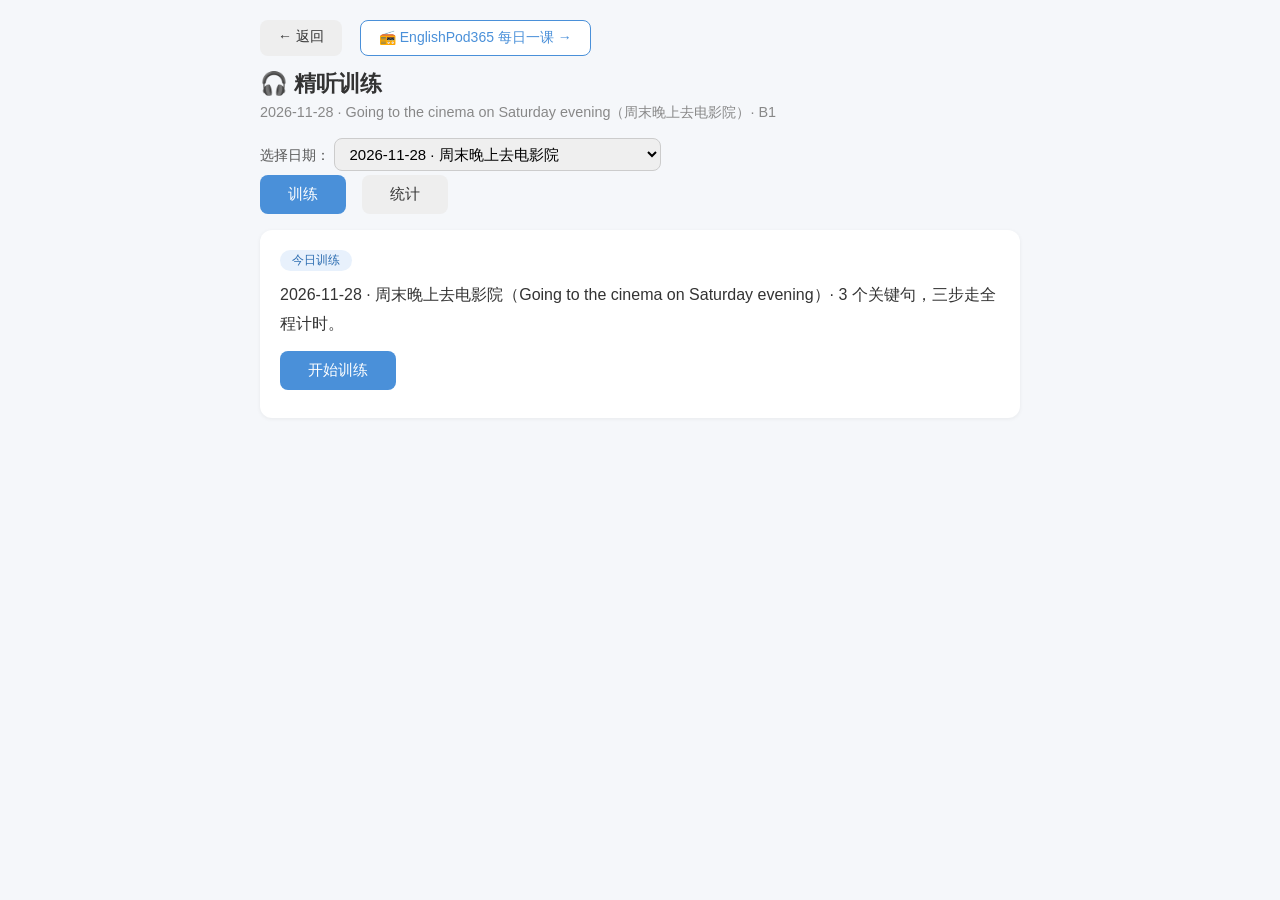
<file: listening/practice.html>
<!DOCTYPE html>
<html lang="zh-CN">
<head>
<meta charset="UTF-8">
<meta name="viewport" content="width=device-width, initial-scale=1.0">
<title>精听训练 - AI Learn</title>
<style>
*{margin:0;padding:0;box-sizing:border-box}
body{font-family:-apple-system,BlinkMacSystemFont,"Segoe UI",Roboto,"PingFang SC","Microsoft YaHei",sans-serif;background:#f5f7fa;color:#333;max-width:800px;margin:0 auto;padding:20px}
h1{font-size:1.4em;margin-bottom:4px}
h3{font-size:1.05em;margin-bottom:10px}
.subtitle{color:#888;font-size:.9em;margin-bottom:16px}
.card{background:#fff;border-radius:12px;padding:20px;margin-bottom:16px;box-shadow:0 1px 4px rgba(0,0,0,.06)}
audio{width:100%;margin:8px 0}
textarea{width:100%;min-height:110px;border:1px solid #ddd;border-radius:8px;padding:12px;font-size:15px;line-height:1.7;resize:vertical}
textarea:focus{outline:none;border-color:#4a90d9}
.btn{display:inline-block;background:#4a90d9;color:#fff;border:none;border-radius:8px;padding:10px 28px;font-size:15px;cursor:pointer;margin-top:12px;margin-right:8px}
.btn:hover{background:#3a7bc0}
.btn:disabled{background:#ccc;cursor:default}
.btn.secondary{background:#eee;color:#333}
.btn.ghost{background:#fff;color:#4a90d9;border:1px solid #4a90d9}
.btn.small{padding:6px 14px;font-size:13px;margin-top:8px}
.view{display:none}
.view.active{display:block}
.tabs{display:flex;gap:8px;margin-bottom:16px}
.tabs .btn{margin-top:0}
.step-badge{display:inline-block;background:#e8f1fc;color:#2b6cb0;font-size:12px;border-radius:20px;padding:2px 12px;margin-bottom:10px}
.timer{font-size:13px;color:#888;margin-top:8px}
.mode-toggle{margin-bottom:12px}
.mode-toggle .btn{margin-top:0;padding:8px 18px;font-size:14px}
.sen-nav{display:flex;justify-content:space-between;align-items:center;margin-bottom:8px;font-size:14px;color:#666}
.fallback-hint{font-size:12px;color:#b7791f;background:#fff7e6;border-radius:6px;padding:6px 10px;margin:6px 0}
.sen-result{margin-top:10px;font-size:14px}
.diff{line-height:2;margin-top:8px;font-size:14px}
.diff .ok{color:#333}
.diff .miss{background:#ffe0e0;border-radius:4px;padding:1px 4px;color:#c00}
.diff .extra{background:#e0f0ff;border-radius:4px;padding:1px 4px;color:#06c;text-decoration:line-through}
.mistake-list{margin-top:8px;font-size:13px;color:#666}
.mistake-list li{margin-bottom:3px}
.status{font-size:13px;color:#888;margin-top:8px}
.score-big{font-size:2em;font-weight:700;color:#4a90d9}
.shadow-item{display:flex;align-items:center;gap:10px;padding:10px 0;border-bottom:1px solid #f0f0f0;font-size:14px}
.shadow-item:last-child{border-bottom:none}
.shadow-item .idx{background:#e8f1fc;color:#2b6cb0;border-radius:50%;width:26px;height:26px;display:flex;align-items:center;justify-content:center;font-size:12px;flex-shrink:0}
.shadow-item .txt{flex:1;color:#555}
.stat-table{width:100%;border-collapse:collapse;font-size:14px;margin-top:8px}
.stat-table th,.stat-table td{padding:8px 6px;border-bottom:1px solid #eee;text-align:left}
.stat-table th{color:#888;font-weight:500;font-size:13px}
.summary-row{display:flex;justify-content:space-between;padding:8px 0;border-bottom:1px solid #f0f0f0;font-size:15px}
.summary-row:last-child{border-bottom:none}
.summary-row .k{color:#666}
.summary-row .v{font-weight:600}
.done-check{font-size:3em;text-align:center;margin:10px 0}
.shadow-rec{padding:10px 0;border-bottom:1px solid #f0f0f0}
.shadow-rec:last-child{border-bottom:none}
.shadow-item{border-bottom:none;padding:6px 0}
.rec-result{font-size:14px;background:#f0f7ff;border-radius:8px;padding:8px 12px;margin:8px 0;line-height:1.7}
.rec-live{color:#4a90d9}
.rec-actions{margin:6px 0}
.btn.rec-on{background:#e05252}
.btn.rec-on:hover{background:#c93f3f}
.ielts-track{position:relative;height:12px;background:#e9e9ee;border-radius:6px;margin:30px 2px 4px}
.ielts-fill{position:absolute;left:0;top:0;bottom:0;border-radius:6px;background:linear-gradient(90deg,#4a90d9,#30d158)}
.ielts-mark{position:absolute;top:50%;width:6px;height:6px;border-radius:50%;background:#fff;border:1.5px solid #bbb;transform:translate(-50%,-50%);z-index:1}
.ielts-dot{position:absolute;top:50%;width:18px;height:18px;border-radius:50%;background:#fff;border:3px solid #4a90d9;transform:translate(-50%,-50%);box-shadow:0 1px 4px rgba(0,0,0,.25);z-index:2}
.ielts-bubble{position:absolute;bottom:18px;left:50%;transform:translateX(-50%);background:#1d1d1f;color:#fff;font-size:12px;padding:3px 8px;border-radius:8px;white-space:nowrap}
.ielts-ticks{position:relative;height:18px;margin:2px 2px 0}
.ielts-tick{position:absolute;transform:translateX(-50%);font-size:11px;color:#888;white-space:nowrap}
.ielts-tick.first{transform:none}
.ielts-tick.last{transform:translateX(-100%)}
.ielts-note{font-size:13px;color:#555;margin-top:6px;line-height:1.6}
.ielts-sub{color:#999;font-size:12px}
.day-item{padding:10px 0;border-bottom:1px solid #f0f0f0}
.day-item:last-child{border-bottom:none}
.day-head{display:flex;justify-content:space-between;flex-wrap:wrap;gap:4px;font-size:14px}
.day-head span{color:#666}
.day-mist{font-size:13px;color:#666;margin-top:5px;line-height:1.6}
.day-coach{font-size:13px;color:#2b6cb0;background:#f0f7ff;border-radius:8px;padding:7px 10px;margin-top:6px;line-height:1.6}
.weak-row{padding:9px 0;border-bottom:1px solid #f0f0f0}
.weak-row:last-child{border-bottom:none}
.weak-head{display:flex;justify-content:space-between;font-size:14px}
.weak-n{color:#888;font-size:13px}
.weak-bar{height:8px;background:#f0f0f3;border-radius:4px;margin:6px 0 4px}
.weak-fill{height:100%;border-radius:4px;background:linear-gradient(90deg,#ff9f0a,#e05252)}
.weak-ex{font-size:13px;color:#666}
</style>
</head>
<body>
<div style="display:flex;gap:10px;margin-bottom:12px;max-width:800px">
  <a href="index.html" class="btn secondary" style="text-decoration:none;margin-top:0;padding:8px 18px;font-size:14px">← 返回</a>
  <a href="englishpod.html" class="btn ghost" style="text-decoration:none;margin-top:0;padding:8px 18px;font-size:14px">📻 EnglishPod365 每日一课 →</a>
</div>
<h1>🎧 精听训练</h1>
<div class="subtitle" id="drillInfo">加载中…</div>
<div style="margin:8px 0 4px"><label style="font-size:14px;color:#555">选择日期：</label>
<select id="dateSelect" onchange="location.search='?date='+this.value" style="font-size:15px;padding:6px 10px;border-radius:8px;border:1px solid #ccc"></select></div>
<div class="tabs">
<button class="btn" id="tabTrain" onclick="showTab('train')">训练</button>
<button class="btn secondary" id="tabStats" onclick="showTab('stats')">统计</button>
</div>

<!-- ============ 训练 ============ -->
<div id="view-train">
  <!-- 开始 -->
  <div class="card view active" id="v-start">
    <div class="step-badge">今日训练</div>
    <p id="startDesc" style="line-height:1.8">三步走：精听 → 听写（逐句/整篇）→ 跟读打卡，全程计时。</p>
    <button class="btn" id="startBtn" onclick="startTraining()">开始训练</button>
    <div class="status" id="startStatus"></div>
  </div>

  <!-- 步骤1 精听 -->
  <div class="card view" id="v-listen">
    <div class="step-badge">步骤 1 / 3 · 精听</div>
    <h3>👂 先盲听几遍，抓大意</h3>
    <audio id="listenPlayer" controls preload="metadata"></audio>
    <div class="timer">播放次数：<span id="listenPlays">0</span></div>
    <button class="btn" onclick="enterDictation()">下一步：听写 →</button>
  </div>

  <!-- 步骤2 听写 -->
  <div class="card view" id="v-dict">
    <div class="step-badge">步骤 2 / 3 · 听写</div>
    <h3>✍️ 听写</h3>
    <div class="mode-toggle">
      <button class="btn" id="modeSenBtn" onclick="setDictMode('sentence')">听一句写一句</button>
      <button class="btn secondary" id="modeKeyBtn" onclick="setDictMode('keypoint')">全文找重点</button>
      <button class="btn secondary" id="modePassBtn" onclick="setDictMode('passage')">整篇听写</button>
    </div>

    <div id="senMode">
      <div class="sen-nav"><span>第 <b id="senIdx">1</b> / <span id="senTotal"></span> 句</span><span id="senScore"></span></div>
      <audio id="senPlayer" controls preload="metadata"></audio>
      <div class="fallback-hint" id="senFallback" style="display:none">⚠️ 本句独立音频未生成，播放整段音频</div>
      <textarea id="senInput" placeholder="听上面这句，把听到的英文写在这里…"></textarea><br>
      <button class="btn" id="senNextBtn" onclick="nextSentence()">判分</button>
      <div class="sen-result" id="senResult"></div>
    </div>

    <div id="passMode" style="display:none">
      <audio id="passPlayer" controls preload="metadata"></audio>
      <div class="status">建议：先盲听写一遍，再对照检查</div>
      <textarea id="passInput" placeholder="听音频，把听到的英文写在这里…" style="min-height:160px"></textarea><br>
      <button class="btn" onclick="checkPassage()">对答案</button>
      <button class="btn secondary" onclick="toggleAnswer()">显示/隐藏原文</button>
      <div class="sen-result" id="passResult"></div>
    </div>

    <div id="keyMode" style="display:none">
      <audio id="keyPlayer" controls preload="metadata"></audio>
      <div class="status">先听整段音频，抓住每张卡片的重点信息，把对应的英文句子写下来</div>
      <div id="keyCards"></div>
      <button class="btn" onclick="checkKeypoint()">对答案</button>
    </div>

    <div style="margin-top:12px"><button class="btn secondary" id="toShadowBtn" onclick="enterShadowing()" disabled>下一步：跟读 →</button></div>
    <div class="status" id="dictStatus"></div>
  </div>

  <!-- 步骤3 跟读 -->
  <div class="card view" id="v-shadow">
    <div class="step-badge">步骤 3 / 3 · 跟读</div>
    <h3>🗣️ 逐句跟读</h3>
    <div id="shadowList"></div>
    <button class="btn" id="shadowDoneBtn" onclick="finishShadowing()" style="background:#22a06b">跟读完成打卡 ✅</button>
    <div class="status" id="shadowStatus"></div>
  </div>

  <!-- 完成总结 -->
  <div class="card view" id="v-done">
    <div class="done-check">🎉</div>
    <h3 style="text-align:center">本次训练完成</h3>
    <div id="summaryBody"></div>
    <div style="text-align:center"><button class="btn ghost" onclick="showTab('stats')">查看统计 →</button></div>
  </div>
</div>

<!-- ============ 统计 ============ -->
<div id="view-stats" style="display:none">
  <div class="card"><h3>🏁 通往 IELTS 7.0</h3><div id="ieltsBarBody" class="status">加载中…</div></div>
  <div class="card"><h3>📈 听写分数趋势</h3><div id="trendBody" class="status">加载中…</div></div>
  <div class="card"><h3>🔥 连续打卡</h3><div id="streakBody" class="status">加载中…</div></div>
  <div class="card"><h3>📅 每日详情</h3><div id="dailyDetailBody" class="status">加载中…</div></div>
  <div class="card"><h3>🎯 薄弱点分析</h3><div id="weakBody" class="status">加载中…</div></div>
  <div class="card"><h3>📅 最近记录</h3><div id="dailyBody" class="status">加载中…</div></div>
  <div class="card"><h3>📊 周统计</h3><div id="weeklyBody" class="status">加载中…</div></div>
  <div class="card"><h3>📊 月统计</h3><div id="monthlyBody" class="status">加载中…</div></div>
  <div class="card"><h3>🎯 高频错词 TOP</h3><div id="mistakesBody" class="status">加载中…</div></div>
</div>

<div class="card" id="answerCard" style="display:none">
<h3>📖 原文</h3>
<p id="answerText" style="line-height:1.9;font-size:15px"></p>
</div>

<audio id="recPlayer" playsinline style="display:none"></audio>
<script>
// 版本自检：发现线上已更新就自动刷新，避免手机缓存旧页面（2026-10-20 教训）
const PAGE_V = "20261023-0050";
fetch(location.pathname, {cache: "no-store"}).then(r => r.text()).then(t => {
  const m = t.match(/const PAGE_V = "([^"]+)"/);
  if (m && m[1] !== PAGE_V) location.reload();
}).catch(() => {});

const SUPABASE_URL = "https://qydtzdewqkzonzwmxapa.supabase.co";
const SUPABASE_KEY = "sb_publishable_979g0z6Xf84og_vjDliW-Q_Jyia_y4N";
const SBH = {"apikey": SUPABASE_KEY, "Authorization": "Bearer " + SUPABASE_KEY, "Content-Type": "application/json"};

let drill = null;            // 当前 drill JSON
let sessionId = null;        // Supabase drill_sessions id
let sessionStart = 0;        // 训练开始时间戳
let moduleStart = 0;         // 当前模块开始时间戳
let modStats = {};           // {listening:{seconds,plays}, dictation:{seconds,mode,score}, shadowing:{seconds,completed}}
let dictMode = "sentence";
let senIdx = 0, senPlays = 0, senStart = 0;
let senResults = [];         // 每句 {idx,expected,actual,score,mistakes,plays,seconds}
let dictDone = false;
let sbOk = true;             // Supabase 是否可用（失败则降级本地）

function getDateParam(){
  const m = location.search.match(/[?&]date=(\d{4}-\d{2}-\d{2})/);
  return m ? m[1] : null;
}
function norm(s){ return s.toLowerCase().replace(/[^a-z0-9']+/g," ").split(/\s+/).filter(Boolean); }
function esc(s){ return String(s).replace(/&/g,"&amp;").replace(/</g,"&lt;"); }
function fmtTime(sec){
  sec = Math.round(sec);
  if(sec < 60) return sec + "秒";
  const m = Math.floor(sec/60), s = sec % 60;
  return m + "分" + (s ? s + "秒" : "");
}
function showView(id){
  document.querySelectorAll("#view-train .view").forEach(v => v.classList.remove("active"));
  document.getElementById(id).classList.add("active");
  window.scrollTo(0,0);
}
function showTab(t){
  const isTrain = t === "train";
  document.getElementById("view-train").style.display = isTrain ? "block" : "none";
  document.getElementById("view-stats").style.display = isTrain ? "none" : "block";
  document.getElementById("tabTrain").className = "btn" + (isTrain ? "" : " secondary");
  document.getElementById("tabStats").className = "btn" + (isTrain ? " secondary" : "");
  if(!isTrain) loadStats();
}

// ---------- 词级判分（复用原逻辑） ----------
function alignWords(exp, got){
  // LCS 对齐：漏词/多词/标点差异都不会再连环错位
  const m = exp.length, n = got.length;
  const dp = Array.from({length: m+1}, () => new Array(n+1).fill(0));
  for(let i=m-1;i>=0;i--) for(let j=n-1;j>=0;j--)
    dp[i][j] = exp[i]===got[j] ? dp[i+1][j+1]+1 : Math.max(dp[i+1][j], dp[i][j+1]);
  const ops = []; let i=0, j=0;
  while(i<m || j<n){
    if(i<m && j<n && exp[i]===got[j]){ ops.push({t:"ok", e:exp[i]}); i++; j++; }
    else if(j<n && (i>=m || dp[i][j+1] >= dp[i+1][j])){ ops.push({t:"extra", g:got[j]}); j++; }
    else { ops.push({t:"miss", e:exp[i]}); i++; }
  }
  // 同一段错误区内，漏词与多词按位置一一配对成"替换"，剩余的单独保留
  const out = []; let run = [];
  function flushRun(){
    if(!run.length) return;
    const es = run.filter(o=>o.t==="miss").map(o=>o.e);
    const gs = run.filter(o=>o.t==="extra").map(o=>o.g);
    const pairs = Math.min(es.length, gs.length);
    for(let k=0;k<pairs;k++) out.push({t:"sub", e:es[k], g:gs[k]});
    for(let k=pairs;k<es.length;k++) out.push({t:"miss", e:es[k]});
    for(let k=pairs;k<gs.length;k++) out.push({t:"extra", g:gs[k]});
    run = [];
  }
  for(const op of ops){
    if(op.t==="ok"){ flushRun(); out.push(op); } else run.push(op);
  }
  flushRun();
  return out;
}
function scoreText(expected, actual){
  const exp = norm(expected), got = norm(actual);
  const ops = alignWords(exp, got);
  let correct = 0; const mistakes = []; let html = "";
  for(const op of ops){
    if(op.t==="ok"){ correct++; html += `<span class="ok">${esc(op.e)} </span>`; }
    else if(op.t==="sub"){ html += `<span class="miss">${esc(op.e)}</span> <span class="extra">${esc(op.g)}</span> `; mistakes.push({expected: op.e, actual: op.g}); }
    else if(op.t==="miss"){ html += `<span class="miss">${esc(op.e)}</span> `; mistakes.push({expected: op.e, actual: "(未写)"}); }
    else { html += `<span class="extra">${esc(op.g)}</span> `; mistakes.push({expected: "(缺失)", actual: op.g}); }
  }
  const score = exp.length ? Math.round(correct/exp.length*100) : 0;
  return {score, mistakes, html};
}

// ---------- 加载 ----------
async function load(){
  try{
    const idx = await (await fetch("data/index.json")).json();
    const drills = idx.drills.slice().sort((a,b)=>a.date.localeCompare(b.date));
    const want = getDateParam();
    let target = want ? drills.find(d=>d.date===want) : null;
    if(!target) target = drills[drills.length-1];
    const sel = document.getElementById("dateSelect");
    sel.innerHTML = drills.slice().reverse().map(d =>
      `<option value="${d.date}"${d.date===target.date?" selected":""}>${d.date} · ${d.topic_cn}</option>`
    ).join("");
    drill = await (await fetch(target.data)).json();
    document.getElementById("drillInfo").textContent =
      `${drill.date} · ${drill.topic}（${drill.topic_cn}）· ${drill.level}`;
    document.getElementById("answerText").textContent = drill.passage;
    document.getElementById("senTotal").textContent = drill.sentences.length;
    document.getElementById("startDesc").textContent =
      `${drill.date} · ${drill.topic_cn}（${drill.topic}）· ${drill.sentences.length} 个关键句，三步走全程计时。`;
    await checkCompletion(drill.date);
  }catch(e){
    document.getElementById("drillInfo").textContent = "加载失败，请刷新重试";
    document.getElementById("startBtn").disabled = true;
  }
}

// ---------- 已完成横幅（查 drill_sessions，避免"学完再点又重学一次"） ----------
function redoDrill(date){
  sessionStorage.setItem("redo_"+date, "1");
  location.reload();
}
function modLine(m){
  const parts = [];
  if(m.listening) parts.push(`精听 ${fmtTime(m.listening.seconds||0)}`);
  if(m.dictation) parts.push(`听写 ${fmtTime(m.dictation.seconds||0)}${m.dictation.score!=null?" · "+m.dictation.score+" 分":""}`);
  if(m.shadowing) parts.push("跟读已打卡");
  return parts.join(" · ");
}
async function checkCompletion(date){
  if(sessionStorage.getItem("redo_"+date)) return;
  try{
    const r = await fetch(
      `${SUPABASE_URL}/rest/v1/drill_sessions?drill_date=eq.${date}&finished_at=not.is.null&select=finished_at,total_seconds,modules&order=finished_at.desc&limit=1`,
      {headers: SBH});
    if(!r.ok) return;
    const rows = await r.json();
    const done = rows[0];
    if(!done) return;
    const m = done.modules || {};
    const ds = (m.dictation && m.dictation.score != null) ? ` · 听写 ${m.dictation.score} 分` : "";
    const banner = document.createElement("div");
    banner.innerHTML = `
      <div style="background:#f0faf3;border:1px solid #bfe6c8;border-radius:10px;padding:14px;margin-bottom:14px">
        <div style="font-size:16px;margin-bottom:6px">✅ ${date} 已完成${ds} · 总用时 ${fmtTime(done.total_seconds||0)}</div>
        <div class="status">${esc(modLine(m))}</div>
        <div style="margin-top:10px">
          <button class="btn" onclick="redoDrill('${date}')">重新练习</button>
          <button class="btn secondary" onclick="showTab('stats')">查看统计</button>
        </div>
      </div>`;
    document.getElementById("v-start").prepend(banner);
  }catch(e){ /* 查询失败则正常开始流程 */ }
}

// ---------- 会话 ----------
async function sbPost(table, body, prefer){
  const r = await fetch(`${SUPABASE_URL}/rest/v1/${table}`, {
    method:"POST", headers:{...SBH, "Prefer": prefer || "return=minimal"},
    body: JSON.stringify(body)
  });
  if(!r.ok) throw new Error(table+" POST "+r.status);
  return r;
}
async function sbPatch(table, query, body){
  const r = await fetch(`${SUPABASE_URL}/rest/v1/${table}?${query}`, {
    method:"PATCH", headers:{...SBH, "Prefer":"return=minimal"},
    body: JSON.stringify(body)
  });
  if(!r.ok) throw new Error(table+" PATCH "+r.status);
  return r;
}

async function startTraining(){
  if(!drill) return;
  sessionStart = Date.now();
  document.getElementById("startStatus").textContent = "创建训练会话…";
  try{
    const r = await sbPost("drill_sessions", {drill_date: drill.date}, "return=representation");
    const j = await r.json();
    sessionId = j[0].id;
    document.getElementById("startStatus").textContent = "";
  }catch(e){
    sbOk = false;
    document.getElementById("startStatus").textContent = "⚠️ 云端会话创建失败，本次成绩仅本地显示";
  }
  // 步骤1 精听
  document.getElementById("listenPlayer").src = drill.audio;
  moduleStart = Date.now();
  showView("v-listen");
}
document.getElementById("listenPlayer")?.addEventListener("play", ()=>{
  const el = document.getElementById("listenPlays");
  el.textContent = parseInt(el.textContent||"0")+1;
});

// ---------- 步骤2 听写 ----------
function setDictMode(m){
  dictMode = m;
  document.getElementById("modeSenBtn").className = "btn" + (m==="sentence"?"":" secondary");
  document.getElementById("modeKeyBtn").className = "btn" + (m==="keypoint"?"":" secondary");
  document.getElementById("modePassBtn").className = "btn" + (m==="passage"?"":" secondary");
  document.getElementById("senMode").style.display = m==="sentence" ? "block" : "none";
  document.getElementById("keyMode").style.display = m==="keypoint" ? "block" : "none";
  document.getElementById("passMode").style.display = m==="passage" ? "block" : "none";
}
function enterDictation(){
  modStats.listening = {
    seconds: Math.round((Date.now()-moduleStart)/1000),
    plays: parseInt(document.getElementById("listenPlays").textContent||"0")
  };
  moduleStart = Date.now();
  senIdx = 0; senResults = []; dictDone = false;
  document.getElementById("toShadowBtn").disabled = true;
  document.getElementById("senResult").innerHTML = "";
  document.getElementById("passResult").innerHTML = "";
  document.getElementById("dictStatus").textContent = "";
  setDictMode("sentence");
  loadSentence();
  document.getElementById("passPlayer").src = drill.audio;
  document.getElementById("keyPlayer").src = drill.audio;
  buildKeyCards();
  showView("v-dict");
}
function senAudio(i){
  const s = drill.sentences[i];
  return (s && s.audio) ? s.audio : drill.audio;
}
// 跟读分轨（2026-10-21：听写 B1、跟读 A2）：跟读页用 shadow_sentences，没有则回落听写句
function shList(){
  return (drill.shadow_sentences && drill.shadow_sentences.length) ? drill.shadow_sentences : drill.sentences;
}
function shAudio(i){
  const s = shList()[i];
  return (s && s.audio) ? s.audio : drill.audio;
}
function loadSentence(){
  const s = drill.sentences[senIdx];
  document.getElementById("senIdx").textContent = senIdx+1;
  document.getElementById("senInput").value = "";
  document.getElementById("senScore").textContent = "";
  document.getElementById("senPlayer").src = senAudio(senIdx);
  document.getElementById("senFallback").style.display = (s && s.audio) ? "none" : "block";
  document.getElementById("senNextBtn").textContent = "判分";
  senGraded = false;
  senPlays = 0; senStart = Date.now();
}
document.getElementById("senPlayer")?.addEventListener("play", ()=>{ senPlays++; });

let senGraded = false;
async function nextSentence(){
  if(senGraded){
    // 第二段：用户看完错点，手动进下一句
    document.getElementById("senResult").innerHTML = "";
    senGraded = false;
    if(senIdx < drill.sentences.length-1){ senIdx++; loadSentence(); }
    else finishDictation();
    return;
  }
  const s = drill.sentences[senIdx];
  const actual = document.getElementById("senInput").value.trim();
  if(!actual){ alert("先写下你听到的内容"); return; }
  const r = scoreText(s.text, actual);
  const seconds = Math.round((Date.now()-senStart)/1000);
  senResults.push({idx: senIdx, expected: s.text, actual, score: r.score, mistakes: r.mistakes, plays: senPlays, seconds});
  document.getElementById("senScore").textContent = r.score + " 分";
  document.getElementById("senResult").innerHTML =
    `<div class="diff">${r.html}</div>` +
    (r.mistakes.length ? `<ul class="mistake-list">${r.mistakes.slice(0,8).map(m=>`<li>应为 <b>${esc(m.expected)}</b>，你写 <b>${esc(m.actual)}</b></li>`).join("")}</ul>` : `<div class="status">🎉 全对</div>`);
  // 写库（逐句实时保存，失败不阻塞）
  if(sbOk && sessionId){
    try{
      await sbPost("sentence_dictations", {
        session_id: sessionId, drill_date: drill.date, sentence_idx: senIdx,
        expected: s.text, actual, score: r.score, mistakes: r.mistakes, plays: senPlays, seconds
      });
    }catch(e){ sbOk = false; }
  }
  // 判分完成：停在本句等用户看完错点，按钮变"下一句"，不自动跳转
  senGraded = true;
  document.getElementById("senNextBtn").textContent = senIdx === drill.sentences.length-1 ? "完成听写 ✅" : "下一句 →";
  document.getElementById("senResult").scrollIntoView({behavior:"smooth", block:"nearest"});
}

async function checkPassage(){
  const userText = document.getElementById("passInput").value.trim();
  if(!userText){ alert("先写下你听到的内容"); return; }
  const r = scoreText(drill.passage, userText);
  document.getElementById("passResult").innerHTML =
    `<div class="score-big">${r.score} 分</div><div class="diff">${r.html}</div>` +
    `<ul class="mistake-list">${r.mistakes.slice(0,20).map(m=>`<li>应为 <b>${esc(m.expected)}</b>，你写 <b>${esc(m.actual)}</b></li>`).join("")}` +
    (r.mistakes.length>20?`<li>…等共 ${r.mistakes.length} 处</li>`:"") + `</ul>`;
  // 兼容旧表 dictation_practice（晨练读错题用）
  const st = document.getElementById("dictStatus");
  if(sbOk){
    st.textContent = "保存中…";
    try{
      await sbPost("dictation_practice", {drill_date: drill.date, user_text: userText, score: r.score, mistakes: r.mistakes});
      st.textContent = "✅ 已保存";
    }catch(e){ sbOk=false; st.textContent = "⚠️ 保存失败，成绩已显示"; }
  }
  // 整篇模式也按"一句"记入 sentence_dictations（idx=-1 标记整篇）
  if(sbOk && sessionId){
    try{
      await sbPost("sentence_dictations", {
        session_id: sessionId, drill_date: drill.date, sentence_idx: -1,
        expected: drill.passage, actual: userText, score: r.score, mistakes: r.mistakes, plays: 0,
        seconds: Math.round((Date.now()-moduleStart)/1000)
      });
    }catch(e){ sbOk=false; }
  }
  senResults.push({idx:-1, expected:drill.passage, actual:userText, score:r.score, mistakes:r.mistakes, plays:0, seconds:0});
  finishDictation();
}
function toggleAnswer(){
  const c = document.getElementById("answerCard");
  c.style.display = c.style.display === "none" ? "block" : "none";
}
// ---------- 全文找重点 ----------
function buildKeyCards(){
  document.getElementById("keyCards").innerHTML = drill.sentences.map((s,i)=>`
    <div class="card" style="padding:14px;margin:12px 0;background:#f8fafc">
      <div class="step-badge">重点 ${i+1}</div>
      <div style="font-size:15px;margin:6px 0 8px;color:#2b6cb0"><b>${esc(s.hint_cn || "（暂无提示）")}</b></div>
      <textarea id="keyInput${i}" placeholder="听到这段重点对应的英文句子，写在这里…"></textarea>
      <div class="sen-result" id="keyRes${i}"></div>
    </div>`).join("");
}
async function checkKeypoint(){
  const perSec = Math.round((Date.now()-moduleStart)/1000);
  let allFilled = true;
  senResults = [];
  for(let i=0;i<drill.sentences.length;i++){
    const s = drill.sentences[i];
    const actual = (document.getElementById("keyInput"+i).value||"").trim();
    if(!actual){ allFilled = false; continue; }
    const r = scoreText(s.text, actual);
    senResults.push({idx:i, expected:s.text, actual, score:r.score, mistakes:r.mistakes, plays:0, seconds:perSec});
    document.getElementById("keyRes"+i).innerHTML =
      `<div class="status">得分 <b>${r.score} 分</b></div><div class="diff">${r.html}</div>` +
      (r.mistakes.length ? `<ul class="mistake-list">${r.mistakes.slice(0,8).map(m=>`<li>应为 <b>${esc(m.expected)}</b>，你写 <b>${esc(m.actual)}</b></li>`).join("")}</ul>` : `<div class="status">🎉 全对</div>`);
    // 写库（复用 sentence_dictations，sentence_idx=0/1/2）
    if(sbOk && sessionId){
      try{
        await sbPost("sentence_dictations", {
          session_id: sessionId, drill_date: drill.date, sentence_idx: i,
          expected: s.text, actual, score: r.score, mistakes: r.mistakes, plays: 0, seconds: perSec
        });
      }catch(e){ sbOk = false; }
    }
  }
  if(!allFilled){
    document.getElementById("dictStatus").textContent = "⚠️ 还有重点没写完，写完再对答案";
    return;
  }
  finishDictation();
}
function finishDictation(){
  if(dictDone) return; dictDone = true;
  const avg = senResults.length ? Math.round(senResults.reduce((a,b)=>a+b.score,0)/senResults.length) : 0;
  modStats.dictation = {seconds: Math.round((Date.now()-moduleStart)/1000), mode: dictMode, score: avg};
  document.getElementById("toShadowBtn").disabled = false;
  document.getElementById("dictStatus").textContent = `听写完成，平均 ${avg} 分 →`;
  document.getElementById("toShadowBtn").scrollIntoView({behavior:"smooth"});
}

// ---------- 步骤3 跟读 ----------
// ---------- 步骤3 跟读（含录音打分） ----------
const canRec = !!(navigator.mediaDevices && navigator.mediaDevices.getUserMedia && window.MediaRecorder);
const canSR = !!(window.webkitSpeechRecognition || window.SpeechRecognition);
let shRec = {};  // idx -> {recorder,recognition,stream,recording,transcribed,result}
function enterShadowing(){
  // 再进跟读页时放掉上一次的麦克风，避免 iOS 音频会话一直被占着
  Object.keys(shRec).forEach(k => {
    const prev = shRec[k];
    if(!prev) return;
    prev.finalized = true;
    prev.recording = false;
    prev.starting = false;
    try{ prev.recognition && prev.recognition.abort && prev.recognition.abort(); }catch(e){}
    releaseOwnedStream(prev);
    try{ if(prev.recorder && prev.recorder.state === "recording") prev.recorder.stop(); }catch(e){}
  });
  moduleStart = Date.now();
  shRec = {};
  const list = document.getElementById("shadowList");
  const noMic = !canRec;               // 按钮只看 MediaRecorder，不再绑定语音识别
  const isIOS = isIOSDevice();
  const iosNoSR = canRec && (!canSR || isIOS);  // iPhone：转写不可用或不可靠，只保证录音
  list.innerHTML = shList().map((s,i)=>`
    <div class="shadow-rec" id="shRec${i}">
      <div class="shadow-item">
        <span class="idx">${i+1}</span>
        <span class="txt">${esc(s.text)}</span>
        <button class="btn small" onclick="playShadow(${i})">▶ 播放</button>
        <button class="btn small ghost" id="recBtn${i}" onclick="toggleRec(${i})" ${noMic?"disabled":""}>🎤 录音</button>
      </div>
      ${noMic?'<div class="status">⚠️ 当前浏览器不支持录音（无麦克风权限或不支持 MediaRecorder）</div>':""}
      ${iosNoSR?'<div class="status">📱 iPhone 录完点「发送给 Muse 点评」：服务端转写文字 + 自动打分（约 1–3 分钟），不用电脑</div>':""}
      <div class="rec-result" id="recRes${i}" style="display:none"></div>
      <div class="rec-actions" id="recAct${i}" style="display:none">
        <button class="btn small" onclick="submitShadowScore(${i})">提交打分</button>
        <button class="btn small ghost" id="replayBtn${i}" onclick="replayRec(${i})" style="display:none">▶ 回放我的录音</button>
        <button class="btn small ghost" onclick="toggleRec(${i})">🔁 重新录制</button>
        <button class="btn small secondary" id="sendBtn${i}" onclick="sendToMuse(${i})" disabled>发送给 Muse 点评</button>
        <div class="status" id="uploadMsg${i}" style="margin-top:4px"></div>
      </div>
      <div class="sen-result" id="shadowScore${i}"></div>
    </div>`).join("");
  showView("v-shadow");
  restoreShadowResults();
}
// 结果恢复：转写结果以云端为准。进跟读页/切回前台时拉回已转写的提交渲染出来，
// 不依赖页面内轮询在手机 webview 里存活数分钟（2026-10-21 结构修复：切走/锁屏/重进都不丢结果）
async function restoreShadowResults(){
  if(!drill || !sbOk) return;
  let rows = [];
  try{
    const r = await fetch(`${SUPABASE_URL}/rest/v1/shadowing_submissions?drill_date=eq.${encodeURIComponent(drill.date)}&select=id,sentence_idx,transcribed,score,created_at,audio_url&order=created_at.desc&limit=30`, {headers: SBH});
    rows = await r.json();
  }catch(e){ return; }
  if(!Array.isArray(rows)) return;
  const seen = {};
  for(const row of rows){
    const i = row.sentence_idx;
    if(seen[i]) continue;
    const _t = (row.transcribed || "").trim();
    if(!_t || _t === "__working__"){   // 转写中/待转写的行不挡旧结果：跳过，往下找上一条可展示的
      const _box = document.getElementById("shadowScore"+i);
      if(_box && !_box.innerHTML) _box.innerHTML = '<div class="status">☁️ 转写进行中，完成后自动显示</div>';
      continue;
    }
    seen[i] = true;   // 每句只取最新一条可展示的
    const act = document.getElementById("recAct"+i);
    if(!act) continue;                       // 跟读页还没渲染
    const st = shRec[i] || (shRec[i] = {recording:false, transcribed:""});
    if(st.recording || st.restoredRowId === row.id || st.audioBlob) continue;   // 刚录的新录音优先于旧云端行
    const t = (row.transcribed || "").trim();
    if(t && t !== "__working__" && t !== "__failed_empty__"){
      if(st.transcribed) continue;           // 本次会话已有实时结果，不覆盖
      st.transcribed = t; st.restoredRowId = row.id;
      if(row.audio_url) st.audio_url = row.audio_url;   // 恢复的句子也能回放云端录音
      act.style.display = "block";
      const res = document.getElementById("recRes"+i);
      res.style.display = "block";
      res.innerHTML = `识别结果（服务端转写）：${esc(t)}`;
      const rb = document.getElementById("replayBtn"+i);
      if(rb && row.id) rb.style.display = "";
      submitShadowScore(i);
      const sb = document.getElementById("sendBtn"+i);
      if(sb){ sb.disabled = true; sb.textContent = "已发送 ✅"; }
    } else if(t === "__failed_empty__" && !st.transcribed){
      st.restoredRowId = row.id;
      act.style.display = "block";
      const box = document.getElementById("shadowScore"+i);
      if(box && !box.innerHTML) box.innerHTML = '<div class="status">⚠️ 上次录音没有人声，请重录后再发送</div>';
    }
  }
}
document.addEventListener("visibilitychange", ()=>{ if(!document.hidden) restoreShadowResults(); });

// ---------- 录音护栏（2026-10-21 iPhone：约 0.51 秒、无人声，仍被当成成功上传） ----------
// 根因在本页，不在 Whisper：1) recorder.stop() 同一拍里停掉音轨，Safari 往往只剩半秒；
// 2) iOS 的 webkitSpeechRecognition 会抢走麦克风；3) start(250) 在会话被打断时只留下约两片；
// 4) 非 0 字节的短/静音文件以前照样上传。太短或没人声一律不上传，提示请重录。
const REC_MIN_SEC = 0.8;
const REC_SILENCE_RMS = 0.004;
const REC_SILENCE_PEAK = 0.02;
const REC_MIN_BYTES = 800;
const REC_STOP_GUARD_MS = 500;
const REC_ARM_MS = 1500;
const REC_SETTLE_MS = 250;
const REC_FLUSH_MS = 100;

function isIOSDevice(){
  const ua = navigator.userAgent || "";
  if(/iPhone|iPad|iPod/i.test(ua)) return true;
  // iPadOS 13+ 桌面 UA 仍是同一套 WebKit 音频会话
  return navigator.platform === "MacIntel" && (navigator.maxTouchPoints || 0) > 1;
}
function releaseOwnedStream(st, stream){
  const target = stream || (st && st.stream);
  if(st && target && st.stream === target) st.stream = null;
  try{ target && target.getTracks().forEach(t => { try{ t.stop(); }catch(e){} }); }catch(e){}
}
function pausePageAudio(){
  // 先停播放再开麦：播放中的音频元素会把 iOS 音频会话打乱（耳机嗒嗒声、点录音串上一句）
  try{ document.querySelectorAll("audio").forEach(a => { try{ a.pause(); }catch(e){} }); }catch(e){}
  try{
    const rp = document.getElementById("recPlayer");
    if(rp){ rp.pause(); rp.removeAttribute("src"); rp.load(); }
  }catch(e){}
  try{ if(shadowAudio) shadowAudio.pause(); }catch(e){}
}
function waitForAudibleTrack(track){
  return new Promise(resolve => {
    if(!track || track.readyState === "ended"){ resolve(false); return; }
    let done = false;
    const finish = (ok) => {
      if(done) return;
      done = true;
      try{ track.removeEventListener("unmute", onUnmute); }catch(e){}
      try{ track.removeEventListener("ended", onEnded); }catch(e){}
      clearTimeout(timer);
      resolve(ok);
    };
    const onUnmute = () => { if(track.readyState === "live" && !track.muted) finish(true); };
    const onEnded = () => finish(false);
    track.addEventListener("unmute", onUnmute);
    track.addEventListener("ended", onEnded);
    const timer = setTimeout(() => finish(track.readyState === "live"), REC_ARM_MS);
    if(track.readyState === "live" && !track.muted) finish(true);
  });
}
function judgeRecSample(sample){
  const wall = Number(sample.wallSec) || 0;
  const bytes = sample.byteSize || 0;
  if(!bytes) return {ok:false, reason:"empty", sec: wall, rms: null};
  const durOk = !!(sample.decoded && isFinite(sample.duration) && sample.duration > 0);
  if(durOk){
    const sec = sample.duration;
    if(sec < REC_MIN_SEC) return {ok:false, reason:"short", sec, rms: sample.rms == null ? null : sample.rms};
    // 按了好几秒，文件却不到 1 秒：会话中途断了，不要当成功
    if(wall >= 2 && sec < wall * 0.5 && sec < 1) return {ok:false, reason:"short", sec, rms: sample.rms == null ? null : sample.rms};
    if(sample.energyKnown !== false){
      const rms = sample.rms || 0;
      const peak = sample.peak || 0;
      if(rms < REC_SILENCE_RMS && peak < REC_SILENCE_PEAK)
        return {ok:false, reason:"silent", sec, rms};
    }
    return {ok:true, reason:"", sec, rms: sample.rms == null ? null : sample.rms};
  }
  if(wall < REC_MIN_SEC) return {ok:false, reason:"short", sec: wall, rms: null};
  if(bytes < REC_MIN_BYTES) return {ok:false, reason:"empty", sec: wall, rms: null};
  return {ok:true, reason:"", sec: wall, rms: null};
}
function retryMsg(info){
  const sec = (info && isFinite(info.sec)) ? info.sec.toFixed(1) : "";
  if(info && info.reason === "silent")
    return '<span style="color:#c00">⚠️ 这次几乎没有人声' + (sec ? "（" + sec + " 秒）" : "") + "，请重录</span>";
  if(info && info.reason === "short")
    return '<span style="color:#c00">⚠️ 录音太短' + (sec ? "（只有 " + sec + " 秒）" : "") + "，没有可用的人声，请重录</span>";
  if(info && info.reason === "unready")
    return '<span style="color:#c00">⚠️ 麦克风还没准备好，请重录</span>';
  return '<span style="color:#c00">⚠️ 没采到声音，请重录</span>';
}
function mp4DurationSeconds(buf){
  // iOS 录音是 audio/mp4。decodeAudioData 失败时仍要读出容器时长，
  // 否则「按了好几秒、文件只有 0.51 秒」会因为墙钟很长而被放过。
  try{
    const view = new DataView(buf);
    const bytes = new Uint8Array(buf);
    const scan = (start, end) => {
      let off = start;
      while(off + 8 <= end){
        let size = view.getUint32(off);
        const type = String.fromCharCode(bytes[off+4], bytes[off+5], bytes[off+6], bytes[off+7]);
        let header = 8;
        if(size === 1){
          if(off + 16 > end) return null;
          size = view.getUint32(off+8) * 4294967296 + view.getUint32(off+12);
          header = 16;
        } else if(size === 0) size = end - off;
        if(size < header || off + size > end) return null;
        if(type === "moov" || type === "trak" || type === "mdia"){
          const found = scan(off + header, off + size);
          if(found) return found;
        } else if(type === "mvhd" || type === "mdhd"){
          const base = off + header;
          const ver = bytes[base];
          let timescale = 0, duration = 0;
          if(ver === 1){
            if(base + 32 > end) return null;
            timescale = view.getUint32(base + 20);
            duration = view.getUint32(base + 24) * 4294967296 + view.getUint32(base + 28);
          } else {
            if(base + 20 > end) return null;
            timescale = view.getUint32(base + 12);
            duration = view.getUint32(base + 16);
          }
          if(timescale > 0 && duration > 0) return duration / timescale;
        }
        off += size;
      }
      return null;
    };
    return scan(0, bytes.length);
  }catch(e){ return null; }
}
async function decodeRecBuffer(copy){
  let ctx;
  try{ ctx = new OfflineAudioContext(1, 1, 16000); }
  catch(e){
    const Ctx = window.AudioContext || window.webkitAudioContext;
    if(!Ctx) throw e;
    ctx = new Ctx();
  }
  try{ return await ctx.decodeAudioData(copy); }
  finally{ if(ctx && ctx.close){ try{ await ctx.close(); }catch(e){} } }
}
function elementDuration(blob){
  return new Promise(resolve => {
    const url = URL.createObjectURL(blob);
    const a = document.createElement("audio");
    a.preload = "metadata";
    a.muted = true;
    a.volume = 0;
    let done = false;
    const finish = (sec) => {
      if(done) return;
      done = true;
      clearTimeout(timer);
      try{ URL.revokeObjectURL(url); }catch(e){}
      try{ a.removeAttribute("src"); a.load(); }catch(e){}
      resolve(sec);
    };
    const timer = setTimeout(() => finish(NaN), 1500);
    a.onerror = () => finish(NaN);
    a.onloadedmetadata = () => {
      if(isFinite(a.duration) && a.duration > 0){ finish(a.duration); return; }
      const onTime = () => {
        a.removeEventListener("timeupdate", onTime);
        finish(isFinite(a.duration) ? a.duration : NaN);
      };
      a.addEventListener("timeupdate", onTime);
      try{ a.currentTime = 1e101; }catch(e){ finish(NaN); }
    };
    a.src = url;
  });
}
async function inspectRecBlob(blob, wallSec){
  const wall = wallSec || 0;
  const byteSize = blob && blob.size ? blob.size : 0;
  if(!byteSize) return judgeRecSample({decoded:false, wallSec:wall, byteSize:0});
  let raw = null;
  try{ raw = await blob.arrayBuffer(); }catch(e){ raw = null; }
  if(raw){
    try{
      const audioBuf = await decodeRecBuffer(raw.slice(0));
      const ch = audioBuf.getChannelData(0);
      const step = Math.max(1, Math.floor(ch.length / 8000));
      let sum = 0, n = 0, peak = 0;
      for(let p = 0; p < ch.length; p += step){
        const v = ch[p];
        const mag = v < 0 ? -v : v;
        if(mag > peak) peak = mag;
        sum += v * v;
        n++;
      }
      return judgeRecSample({
        decoded:true, duration: audioBuf.duration, rms: n ? Math.sqrt(sum / n) : 0,
        peak, wallSec: wall, byteSize, energyKnown: true
      });
    }catch(e){}
    const mp4 = mp4DurationSeconds(raw);
    if(isFinite(mp4) && mp4 > 0)
      return judgeRecSample({decoded:true, duration:mp4, wallSec:wall, byteSize, energyKnown:false});
  }
  let sec = NaN;
  try{ sec = await elementDuration(blob); }catch(e){}
  if(isFinite(sec) && sec > 0)
    return judgeRecSample({decoded:true, duration:sec, wallSec:wall, byteSize, energyKnown:false});
  return judgeRecSample({decoded:false, wallSec:wall, byteSize});
}
function markRecFailed(i, html, gen, owner){
  const st = owner || shRec[i];
  if(st && gen != null && (st.gen !== gen || shRec[i] !== st)) return;
  if(st){
    st.audioBlob = null;
    st.clipOk = false;
    st.recording = false;
    st.starting = false;
    st.finalized = true;
    if(st.audioUrl){ try{ URL.revokeObjectURL(st.audioUrl); }catch(e){} st.audioUrl = null; }
  }
  const res = document.getElementById("recRes"+i);
  if(res){ res.style.display = "block"; res.innerHTML = html; }
  const act = document.getElementById("recAct"+i);
  if(act) act.style.display = "none";
  const btn = document.getElementById("recBtn"+i);
  if(btn){ btn.disabled = false; btn.textContent = "🎤 录音"; btn.classList.remove("rec-on"); }
  const sb = document.getElementById("sendBtn"+i);
  if(sb) sb.disabled = true;
}
async function finalizeRec(i, gen, chunks, mime, owner){
  const st = owner;
  if(!st || st.gen !== gen || st.finalized || shRec[i] !== st) return;
  st.finalized = true;
  st.recording = false;
  st.starting = false;
  const wall = st.wallSec || (st.recStart ? (Date.now() - st.recStart) / 1000 : 0);
  let blob;
  try{ blob = new Blob(chunks || [], {type: mime || "audio/webm"}); }
  catch(e){ blob = new Blob([]); }
  let info;
  try{ info = await inspectRecBlob(blob, wall); }
  catch(e){ info = {ok:false, reason:"empty", sec: wall}; }
  if(shRec[i] !== st || st.gen !== gen) return;
  if(!info.ok || !blob.size){
    markRecFailed(i, retryMsg(info), gen, st);
    return;
  }
  st.audioBlob = blob;
  st.clipOk = true;
  if(st.audioUrl){ try{ URL.revokeObjectURL(st.audioUrl); }catch(e){} }
  st.audioUrl = URL.createObjectURL(blob);
  const rb = document.getElementById("replayBtn"+i);
  if(rb) rb.style.display = "";
  const btn = document.getElementById("recBtn"+i);
  if(btn){ btn.disabled = false; btn.textContent = "🎤 录音"; btn.classList.remove("rec-on"); }
  st.transcribed = (st.transcribed || "").trim();
  const res = document.getElementById("recRes"+i);
  if(res){
    res.style.display = "block";
    res.innerHTML = st.transcribed
      ? `识别结果：${esc(st.transcribed)}`
      : '<span style="color:#2b6cb0">录音已保存。点「发送给 Muse 点评」，服务端会转写出文字并自动打分（约 1–3 分钟）</span>';
  }
  const act = document.getElementById("recAct"+i);
  if(act) act.style.display = "block";
  const sb = document.getElementById("sendBtn"+i);
  if(sb) sb.disabled = false;
  uploadRec(i);
}
window.addEventListener("pagehide", () => {
  Object.keys(shRec).forEach(k => {
    const st = shRec[k];
    if(!st) return;
    st.finalized = true;
    st.recording = false;
    st.starting = false;
    try{ st.recognition && st.recognition.abort && st.recognition.abort(); }catch(e){}
    releaseOwnedStream(st);
    try{ if(st.recorder && st.recorder.state === "recording") st.recorder.stop(); }catch(e){}
  });
});
async function toggleRec(i){
  const st = shRec[i] || (shRec[i] = {recording:false, transcribed:""});
  if(st.recording){
    // 点一下录音时，iOS 常会再送一次 click，把刚开始的录音立刻停掉
    if(st.recStart && Date.now() - st.recStart < REC_STOP_GUARD_MS) return;
    stopRec(i);
    return;
  }
  if(st.starting) return;
  for(const k of Object.keys(shRec)){
    if(String(k) === String(i)) continue;
    const o = shRec[k];
    if(o && o.starting) return;
    if(o && o.recording){
      if(o.recStart && Date.now() - o.recStart < REC_STOP_GUARD_MS) return;
      stopRec(k);
      const res0 = document.getElementById("recRes"+i);
      if(res0){
        res0.style.display = "block";
        res0.innerHTML = '<span style="color:#c00">已停下另一句的录音，请再点一次开始</span>';
      }
      return;
    }
  }
  const btn = document.getElementById("recBtn"+i);
  const res = document.getElementById("recRes"+i);
  st.starting = true;
  st.finalized = false;
  st.clipOk = false;
  st.gen = (st.gen || 0) + 1;   // 代次+1：上一轮的转写轮询、迟到的 onstop 都不许覆盖这次
  const gen = st.gen;
  st.transcribed = "";
  st.audioBlob = null; st.audio_url = null; st.result = null; st.wallSec = 0;
  st.srError = null; st.srDead = false;
  if(st.audioUrl){ try{ URL.revokeObjectURL(st.audioUrl); }catch(e){} st.audioUrl = null; }
  releaseOwnedStream(st);
  if(btn){ btn.disabled = true; btn.textContent = "准备中…"; btn.classList.remove("rec-on"); }
  const act0 = document.getElementById("recAct"+i);
  if(act0) act0.style.display = "none";
  const score0 = document.getElementById("shadowScore"+i);
  if(score0) score0.innerHTML = "";
  const um0 = document.getElementById("uploadMsg"+i); if(um0) um0.textContent = "";
  const sb0 = document.getElementById("sendBtn"+i);
  if(sb0){ sb0.disabled = true; sb0.textContent = "发送给 Muse 点评"; }
  if(res){ res.style.display = "block"; res.innerHTML = '<span class="rec-live">正在打开麦克风…</span>'; }
  pausePageAudio();
  let stream = null;
  try{
    stream = await navigator.mediaDevices.getUserMedia({audio:{echoCancellation:true, noiseSuppression:true, autoGainControl:true}});
  }catch(e){
    st.starting = false;
    if(btn){ btn.disabled = false; btn.textContent = "🎤 录音"; }
    if(res){
      res.style.display = "block";
      res.innerHTML = '<span style="color:#c00">⚠️ 无法访问麦克风，请在浏览器地址栏允许麦克风权限后重试</span>';
    }
    return;
  }
  if(st.gen !== gen || shRec[i] !== st){ releaseOwnedStream(null, stream); return; }
  st.stream = stream;
  const track = stream.getAudioTracks()[0];
  const audible = await waitForAudibleTrack(track);
  if(st.gen !== gen || shRec[i] !== st){ releaseOwnedStream(st, stream); return; }
  if(!audible){
    releaseOwnedStream(st, stream);
    st.starting = false;
    markRecFailed(i, retryMsg({reason:"unready"}), gen, st);
    return;
  }
  // 音轨已 unmute 再等一小会儿，躲开 iOS 音频会话刚起来时的空缓冲
  if(track && !track.muted) await new Promise(r => setTimeout(r, REC_SETTLE_MS));
  if(st.gen !== gen || shRec[i] !== st){ releaseOwnedStream(st, stream); return; }
  if(!track || track.readyState !== "live"){
    releaseOwnedStream(st, stream);
    st.starting = false;
    markRecFailed(i, retryMsg({reason:"unready"}), gen, st);
    return;
  }
  const chunks = [];
  st.chunks = chunks;
  let rec;
  try{ rec = new MediaRecorder(stream); }
  catch(e){
    releaseOwnedStream(st, stream);
    st.starting = false;
    markRecFailed(i, '<span style="color:#c00">⚠️ 录音启动失败（浏览器不支持或麦克风被占用），请刷新页面再试</span>', gen, st);
    return;
  }
  st.recorder = rec;
  rec.ondataavailable = (e) => { if(e.data && e.data.size) chunks.push(e.data); };
  let sealed = false;
  const sealOnce = () => {
    if(sealed) return;
    sealed = true;
    if(st._watchdog){ clearTimeout(st._watchdog); st._watchdog = null; }
    if(st.gen !== gen || st.finalized || shRec[i] !== st){
      releaseOwnedStream(st, stream);
      return;
    }
    releaseOwnedStream(st, stream);
    if(!st.wallSec) st.wallSec = st.recStart ? (Date.now() - st.recStart) / 1000 : 0;
    finalizeRec(i, gen, chunks, rec.mimeType || "audio/webm", st);
  };
  st.sealOnce = sealOnce;
  rec.onerror = () => {
    st.recording = false;
    if(st.gen !== gen || st.finalized || shRec[i] !== st){
      releaseOwnedStream(st, stream);
      return;
    }
    releaseOwnedStream(st, stream);
    markRecFailed(i, retryMsg({reason:"empty"}), gen, st);
  };
  // Safari 有时先发 stop 再发最后一片 dataavailable。先让出事件循环再停音轨、再封口。
  rec.onstop = () => {
    st.recording = false;
    setTimeout(sealOnce, REC_FLUSH_MS);
  };
  track.addEventListener("ended", () => {
    if(st.gen !== gen || st.finalized || sealed || shRec[i] !== st) return;
    if(!st.wallSec) st.wallSec = st.recStart ? (Date.now() - st.recStart) / 1000 : 0;
    try{ if(rec.state === "recording") rec.stop(); }
    catch(e){ sealOnce(); }
  });
  try{
    // 不传 timeslice。iOS 上 start(250) 在音频会话被打断时往往只留下约 0.5 秒静音。
    rec.start();
  }catch(e){
    releaseOwnedStream(st, stream);
    st.starting = false;
    markRecFailed(i, '<span style="color:#c00">⚠️ 录音启动失败，请刷新页面再试</span>', gen, st);
    return;
  }
  st.recStart = Date.now();
  // iPhone 上 webkitSpeechRecognition 和 MediaRecorder 抢同一个音频会话：录音变成半秒静音，
  // 耳机里还有嗒嗒声。实时转写只留给不抢麦的桌面浏览器，iPhone 走服务端 Whisper。
  if(canSR && !isIOSDevice()){
    try{
      const SRC = window.webkitSpeechRecognition || window.SpeechRecognition;
      st.recognition = new SRC();
      st.recognition.lang = "en-US";
      st.recognition.continuous = true;
      st.recognition.interimResults = true;
      st.recognition.onresult = (e) => {
        if(st.srDead) return;
        let fin = "";
        for(let k=e.resultIndex;k<e.results.length;k++){
          if(e.results[k].isFinal) fin += e.results[k][0].transcript + " ";
        }
        if(fin) st.transcribed += fin;
        const interim = Array.from(e.results).slice(-1)[0][0].transcript;
        if(res){
          res.style.display = "block";
          res.innerHTML = `<span class="rec-live">🎙️ 识别中：</span>${esc(st.transcribed + interim)}`;
        }
      };
      st.recognition.onerror = (e) => { st.srError = (e && e.error) || "error"; };
      st.recognition.onend = () => { if(st.recording && !st.srError && !st.srDead){ try{ st.recognition.start(); }catch(e){} } };
      st.recognition.start();
    }catch(e){ st.srError = "ctor"; st.recognition = null; }
  }
  st.recording = true;
  st.starting = false;
  if(btn){
    btn.disabled = false;
    btn.textContent = "⏹ 停止";
    btn.classList.add("rec-on");
  }
  if(res){
    res.style.display = "block";
    res.innerHTML = (canSR && !isIOSDevice())
      ? '<span class="rec-live">🎙️ 录音中，请跟读…</span>'
      : '<span class="rec-live">🎙️ 录音中，请跟读（iPhone 不支持实时转写）…</span>';
  }
}
function stopRec(i){
  const st = shRec[i];
  if(!st || !st.recording) return;
  if(st.recStart && Date.now() - st.recStart < REC_STOP_GUARD_MS) return;
  st.recording = false;
  st.srDead = true;   // 彻底停识别：防止它继续占音频通道、压住回放声音
  try{ st.recognition && st.recognition.abort && st.recognition.abort(); }catch(e){}
  try{ st.recognition && st.recognition.stop(); }catch(e){}
  st.recognition = null;
  st.wallSec = st.recStart ? (Date.now() - st.recStart) / 1000 : 0;
  const btn = document.getElementById("recBtn"+i);
  if(btn){ btn.disabled = true; btn.textContent = "处理中…"; btn.classList.remove("rec-on"); }
  const res = document.getElementById("recRes"+i);
  if(res){ res.style.display = "block"; res.innerHTML = '<span class="rec-live">正在检查录音…</span>'; }
  const act = document.getElementById("recAct"+i);
  if(act) act.style.display = "none";
  // 只 stop() 录音器。音轨要等 onstop 之后再放，否则 Safari 会把整段截成约 0.5 秒。
  const rec = st.recorder;
  st._watchdog = setTimeout(() => { if(st.sealOnce) st.sealOnce(); }, 8000);
  if(rec && rec.state === "recording"){
    try{ rec.stop(); return; }catch(e){}
  }
  if(st.sealOnce) st.sealOnce();
  else markRecFailed(i, retryMsg({reason:"empty", sec: st.wallSec}), st.gen, st);
}
async function uploadRec(i){
  const st = shRec[i];
  if(!st || !st.audioBlob || !st.clipOk) return;
  const gen = st.gen || 0;
  const blob = st.audioBlob;
  const msg = document.getElementById("uploadMsg"+i);
  const mt = blob.type || (st.recorder && st.recorder.mimeType) || "audio/webm";
  const ext = mt.includes("mp4") ? "m4a" : (mt.includes("caf") ? "caf" : "webm");
  const fn = `${drill.date}-s${i}-${Date.now()}.${ext}`;
  try{
    const r = await fetch(`${SUPABASE_URL}/storage/v1/object/shadowing-recordings/${fn}`, {
      method: "POST",
      headers: {"apikey": SUPABASE_KEY, "Authorization": "Bearer " + SUPABASE_KEY, "Content-Type": mt},
      body: blob
    });
    if(!r.ok) throw new Error("http " + r.status);
    if(!shRec[i] || shRec[i] !== st || st.gen !== gen || !st.clipOk) return;
    st.audio_url = `${SUPABASE_URL}/storage/v1/object/public/shadowing-recordings/${fn}`;
    if(msg) msg.textContent = "☁️ 录音已存云端，可随时回放";
  }catch(e){
    if(!shRec[i] || shRec[i] !== st || st.gen !== gen) return;
    if(msg) msg.textContent = "⚠️ 云端保存失败，录音保留在本地可回放";
  }
}
function replayRec(i){
  const st = shRec[i];
  const msg = document.getElementById("uploadMsg"+i);
  if(!st) return;
  if(Object.values(shRec).some(s => s && s.recording)){ if(msg) msg.textContent = "⏺ 正在录音，停录后再回放"; return; }
  const srcAudio = st.audio_url || st.audioUrl;
  if(!srcAudio){ if(msg) msg.textContent = "⚠️ 还没有可回放的录音，请先录音"; return; }
  const a = document.getElementById("recPlayer");
  try{
    a.pause();
    a.removeAttribute("src"); a.load();
    a.src = srcAudio;
    a.load();
    a.onended = ()=>{ if(msg) msg.textContent = "✅ 回放结束，可再点重播"; try{ a.removeAttribute("src"); a.load(); }catch(e){} };
    const p = a.play();
    if(msg) msg.textContent = "▶ 正在回放…";
    if(p && p.catch) p.catch(()=>{ setTimeout(()=>{ const p2 = a.play(); if(p2 && p2.catch) p2.catch(()=>{ if(msg) msg.textContent = "⚠️ 回放没成功，再点一次试试"; }); }, 350); });
  }catch(e){ if(msg) msg.textContent = "⚠️ 回放失败，再点一次试试"; }
}
function submitShadowScore(i){
  const st = shRec[i];
  const s = shList()[i];
  const said = (st.transcribed||"").trim();
  if(!said){ alert("先录音，识别出你说的话再打分"); return; }
  const r = scoreText(s.text, said);
  st.result = {score: r.score, mistakes: r.mistakes};
  document.getElementById("shadowScore"+i).innerHTML =
    `<div class="score-big">${r.score} 分</div><div class="diff">${r.html}</div>` +
    (r.mistakes.length ? `<ul class="mistake-list">${r.mistakes.slice(0,8).map(m=>`<li>应为 <b>${esc(m.expected)}</b>，你说 <b>${esc(m.actual)}</b></li>`).join("")}</ul>` : `<div class="status">🎉 发音全对</div>`);
  document.getElementById("sendBtn"+i).disabled = false;
}
async function sendToMuse(i){
  const st = shRec[i];
  if(!st || st.recording || st.starting) return;
  if(!st.clipOk){
    const res = document.getElementById("recRes"+i);
    if(res){ res.style.display = "block"; res.innerHTML = retryMsg({reason:"empty"}); }
    return;
  }
  const gen = st.gen || 0;
  const s = shList()[i];
  const btn = document.getElementById("sendBtn"+i);
  btn.disabled = true;
  const box = document.getElementById("shadowScore"+i);
  const note = document.createElement("div");
  note.className = "status"; note.textContent = "发送中…"; box.appendChild(note);
  try{
    if(!st.audio_url && st.audioBlob){ note.textContent = "☁️ 录音上传中…"; await uploadRec(i); note.textContent = "发送中…"; }
    if(!st.audio_url) throw new Error("no audio");
    const r = await sbPost("shadowing_submissions", {
      drill_date: drill.date, sentence_idx: i,
      expected: s.text, transcribed: st.transcribed || "", score: st.result ? st.result.score : null,
      audio_url: st.audio_url || null
    }, "return=representation");
    const row = (await r.json())[0] || {};
    if(st.transcribed){
      note.textContent = "✅ 已发送，Muse 会在聊天里给你逐句点评";
    }else{
      // iPhone：浏览器转写不可用，等服务端 Whisper 转写
      note.textContent = "☁️ 已发送，服务端转写中（约1-3分钟），完成后自动打分…";
      if(row.id) pollTranscription(row.id, i, box, gen);
      else note.textContent = "⚠️ 发送成功但没拿到记录ID，录音已保存，可回放";
    }
  }catch(e){
    note.textContent = "⚠️ 发送失败，稍后再试（录音还在，可回放）";
    btn.disabled = false;
  }
}

// 服务端转写轮询（iPhone 用）：拿到文字后自动打分并把分数回写到该行
async function pollTranscription(rowId, i, box, gen){
  const t0 = Date.now();
  while(Date.now() - t0 < 6*60*1000){
    await new Promise(r=>setTimeout(r, 10000));
    if((shRec[i].gen || 0) !== gen) return;   // 已重新录制：旧轮询作废
    let t = "";
    try{
      const r = await fetch(`${SUPABASE_URL}/rest/v1/shadowing_submissions?id=eq.${rowId}&select=transcribed`, {headers: SBH});
      const j = await r.json();
      t = (j[0] && j[0].transcribed) || "";
    }catch(e){}
    if(t && t !== "__working__"){
      if((shRec[i].gen || 0) !== gen) return;
      if(t === "__failed_empty__"){
        const note = document.createElement("div");
        note.className = "status";
        note.textContent = "⚠️ 服务端没听到人声，请重录";
        box.appendChild(note);
        return;
      }
      const st = shRec[i];
      st.transcribed = t;
      submitShadowScore(i);
      document.getElementById("shadowScore"+i).insertAdjacentHTML("afterbegin",
        `<div class="status">识别结果（服务端转写）：${esc(t)}</div>`);
      const btn = document.getElementById("sendBtn"+i);
      btn.disabled = true; btn.textContent = "已发送 ✅";
      try{
        await fetch(`${SUPABASE_URL}/rest/v1/shadowing_submissions?id=eq.${rowId}`, {
          method:"PATCH", headers:{...SBH, "Prefer":"return=minimal"},
          body: JSON.stringify({score: st.result.score})
        });
      }catch(e){}
      return;
    }
  }
  if((shRec[i].gen || 0) !== gen) return;
  const note = document.createElement("div");
  note.className = "status";
  note.textContent = "⚠️ 转写超时（可能排队中），录音已保存；可回放自查，或过几分钟刷新页面重试";
  box.appendChild(note);
}
let shadowAudio = null;
function playShadow(i){
  if(shadowAudio) shadowAudio.pause();
  shadowAudio = new Audio(shAudio(i));
  shadowAudio.playbackRate = 0.75;
  shadowAudio.play();
}
async function finishShadowing(){
  modStats.shadowing = {seconds: Math.round((Date.now()-moduleStart)/1000), completed: true};
  const btn = document.getElementById("shadowDoneBtn");
  btn.disabled = true;
  const st = document.getElementById("shadowStatus");
  st.textContent = "保存中…";
  const total = Math.round((Date.now()-sessionStart)/1000);
  if(sbOk && sessionId){
    try{
      await sbPatch("drill_sessions", `id=eq.${sessionId}`, {
        finished_at: new Date().toISOString(), total_seconds: total, modules: modStats
      });
      st.textContent = "✅ 打卡成功";
    }catch(e){ st.textContent = "⚠️ 打卡保存失败，本地成绩如下"; }
  } else {
    st.textContent = sbOk ? "" : "⚠️ 云端不可用，本地成绩如下";
  }
  renderSummary(total);
  showView("v-done");
}
function renderSummary(total){
  const m = modStats;
  const row = (k,v)=>`<div class="summary-row"><span class="k">${k}</span><span class="v">${v}</span></div>`;
  document.getElementById("summaryBody").innerHTML =
    row("总用时", fmtTime(total)) +
    row("👂 精听", `${fmtTime(m.listening?.seconds||0)} · 播放 ${m.listening?.plays||0} 次`) +
    row("✍️ 听写", `${fmtTime(m.dictation?.seconds||0)} · ${m.dictation?.mode==="sentence"?"逐句":(m.dictation?.mode==="keypoint"?"全文找重点":"整篇")} · ${m.dictation?.score??"-"} 分`) +
    row("🗣️ 跟读", `${fmtTime(m.shadowing?.seconds||0)} · ${m.shadowing?.completed?"已打卡 ✅":"-"}`);
}

// ---------- 统计页 ----------
async function sbGet(view){
  const r = await fetch(`${SUPABASE_URL}/rest/v1/${view}?select=*&order=${view==="top_mistakes"?"times":""||"week_start"}.desc&limit=12`, {headers: SBH});
  if(!r.ok) throw new Error(view+" "+r.status);
  return r.json();
}
async function buildLevelMap(dates){
  const out = {};
  try{
    const ir = await fetch('data/index.json');
    if(!ir.ok) return out;
    const ix = await ir.json();
    const byDate = {};
    (ix.drills || []).forEach(en => { byDate[en.date] = en; });
    await Promise.all([...new Set(dates)].map(async (dt) => {
      const en = byDate[dt];
      if(!en){ out[dt] = "—"; return; }
      if(en.data){
        try{
          const jr = await fetch(en.data);
          if(jr.ok){ const jj = await jr.json(); if(jj.shadow_level){ out[dt] = `听写 ${jj.level || en.level} · 跟读 ${jj.shadow_level}`; return; } }
        }catch(e2){}
      }
      out[dt] = en.level || "—";
    }));
  }catch(e2){ /* 降级：调用方显示 — */ }
  return out;
}
function fmtSigned(sec){
  if(!sec) return "持平";
  return (sec > 0 ? "+" : "-") + fmtTime(Math.abs(sec));
}
function dayAdd(ds, delta){
  const [y, m, d] = ds.split("-").map(Number);
  const t = new Date(y, m - 1, d);
  t.setDate(t.getDate() + delta);
  const p = n => String(n).padStart(2, "0");
  return `${t.getFullYear()}-${p(t.getMonth() + 1)}-${p(t.getDate())}`;
}
function mondayOf(ds){
  const [y, m, d] = ds.split("-").map(Number);
  const t = new Date(y, m - 1, d);
  const dow = (t.getDay() + 6) % 7;
  return dayAdd(ds, -dow);
}
function trendHTML(sessions){
  const pts = (sessions || []).filter(s => s.modules && s.modules.dictation && s.modules.dictation.score != null)
    .map(s => ({ date: s.drill_date, score: Number(s.modules.dictation.score) })).reverse().slice(-14);
  if(pts.length < 2) return "暂无趋势，练两次后这里会画出走势";
  const scores = pts.map(p => p.score);
  const mn = Math.min(...scores), mx = Math.max(...scores);
  let lo, hi;
  if(mx === mn){ lo = Math.max(0, mn - 5); hi = mn + 5; }
  else { lo = mn >= 60 ? Math.floor((mn - 5) / 10) * 10 : 0; hi = 100; }
  const W = 600, H = 190, pL = 34, pR = 12, pT = 14, pB = 24;
  const X = i => pts.length === 1 ? W / 2 : pL + i * (W - pL - pR) / (pts.length - 1);
  const Y = s => pT + (hi - s) / (hi - lo) * (H - pT - pB);
  let grid = "";
  [60, 70, 80, 90, 100].forEach(g => {
    if(g >= lo && g <= hi) grid += `<line x1="${pL}" x2="${W - pR}" y1="${Y(g)}" y2="${Y(g)}" stroke="#e5e5e5"/><text x="${pL - 4}" y="${Y(g) + 4}" font-size="11" fill="#888" text-anchor="end">${g}</text>`;
  });
  const line = pts.map((p, i) => `${X(i).toFixed(1)},${Y(p.score).toFixed(1)}`).join(" ");
  const dots = pts.map((p, i) => `<circle cx="${X(i).toFixed(1)}" cy="${Y(p.score).toFixed(1)}" r="4" fill="#2f7de1"/>`).join("");
  const last = pts[pts.length - 1];
  const lblIdx = [0, Math.floor(pts.length / 2), pts.length - 1].filter((v, i, a) => a.indexOf(v) === i);
  const xlab = lblIdx.map(i => `<text x="${X(i).toFixed(1)}" y="${H - 6}" font-size="11" fill="#888" text-anchor="middle">${pts[i].date.slice(5)}</text>`).join("");
  const svg = `<svg viewBox="0 0 ${W} ${H}" style="width:100%;height:auto;display:block"><g>${grid}</g><polyline points="${line}" fill="none" stroke="#2f7de1" stroke-width="2"/>${dots}<text x="${X(pts.length - 1).toFixed(1)}" y="${Math.max(12, Y(last.score) - 10).toFixed(1)}" font-size="12" fill="#2f7de1" text-anchor="end">${last.score} 分</text>${xlab}</svg>`;
  let read = "";
  if(pts.length >= 8){
    const recent = pts.slice(-7), prior = pts.slice(-14, -7);
    if(prior.length >= 3){
      const avg = a => a.reduce((s, p) => s + p.score, 0) / a.length;
      const ar = avg(recent), ap = avg(prior), df = ar - ap;
      read = `近 7 次均分 ${ar.toFixed(1)}，比前 7 次 ${ap.toFixed(1)}${Math.abs(df) < 0.05 ? "基本持平" : (df > 0 ? "高 " + df.toFixed(1) + " 分 ▲" : "低 " + Math.abs(df).toFixed(1) + " 分 ▼")}`;
    }
  }
  if(!read) read = `共 ${pts.length} 次听写记录，再练几次就能看到和之前比升了还是降了`;
  return `<div class="status">${read}</div>` + svg;
}
function streakHTML(dates, todayStr){
  const set = new Set(dates || []);
  const hasToday = set.has(todayStr);
  let cur = hasToday ? todayStr : dayAdd(todayStr, -1), streak = 0;
  while(set.has(cur)){ streak++; cur = dayAdd(cur, -1); }
  const sorted = [...set].sort();
  let longest = 0, run = 0, prev = null;
  for(const d of sorted){
    run = (prev && dayAdd(prev, 1) === d) ? run + 1 : 1;
    if(run > longest) longest = run;
    prev = d;
  }
  const mon = mondayOf(todayStr);
  const wk = sorted.filter(d => d >= mon && d <= todayStr).length;
  const last = sorted.length ? sorted[sorted.length - 1] : "—";
  const head = streak > 0
    ? `连续 <b>${streak}</b> 天${hasToday ? "（含今天）" : "（截至昨天，今天还没练）"}`
    : `连续打卡已断开（上次训练 ${last}）`;
  return `<div style="font-size:16px">${head} · 最长连续 ${longest} 天 · 本周已练 ${wk} 天</div><div class="status">按听力训练完成日计算</div>`;
}
async function loadStats(){
  const set = (id, html)=>{ document.getElementById(id).innerHTML = html; };
  try{
    const r = await fetch(`${SUPABASE_URL}/rest/v1/drill_sessions?select=drill_date,total_seconds,modules&finished_at=not.is.null&order=drill_date.desc,created_at.desc&limit=14`, {headers: SBH});
    const d = await r.json();
    const lvlByDate = await buildLevelMap(d.map(x => x.drill_date));
    const _n = new Date(), _p = n=>String(n).padStart(2,"0");
    const today = `${_n.getFullYear()}-${_p(_n.getMonth()+1)}-${_p(_n.getDate())}`;
    set("dailyBody", d.length ? `<table class="stat-table"><tr><th>日期</th><th>难度</th><th>听写</th><th>总时长</th><th>精听·听写·跟读</th></tr>${
      d.map(x=>{ const m = x.modules||{}; const isT = x.drill_date===today;
        return `<tr${isT?' style="font-weight:bold"':""}><td>${x.drill_date}${isT?" · 今天":""}</td><td>${lvlByDate[x.drill_date] || "—"}</td><td>${m.dictation&&m.dictation.score!=null?m.dictation.score+" 分":"-"}</td><td>${fmtTime(x.total_seconds)}</td><td>${fmtTime((m.listening||{}).seconds||0)} · ${fmtTime((m.dictation||{}).seconds||0)} · ${fmtTime((m.shadowing||{}).seconds||0)}</td></tr>`; }).join("")
    }</table>` : "暂无记录，完成一次训练后这里会显示");
  }catch(e){ set("dailyBody", "⚠️ 加载失败"); }
  try{
    const w = await sbGet("weekly_stats");
    w.sort((a, b) => (a.week_start < b.week_start ? 1 : -1));
    let cmp = "";
    if(w.length >= 2){
      const a = w[0], b = w[1];
      const dS = a.sessions - b.sessions, dT = a.total_seconds - b.total_seconds;
      const dA = (a.avg_dictation_score ?? 0) - (b.avg_dictation_score ?? 0);
      const sgn = v => v > 0 ? "+" : v < 0 ? "-" : "";
      const _nn = new Date(), _pp = n=>String(n).padStart(2,"0");
      const todayStr3 = `${_nn.getFullYear()}-${_pp(_nn.getMonth()+1)}-${_pp(_nn.getDate())}`;
      const cur = a.week_start === mondayOf(todayStr3) ? "（本周进行中）" : "";
      cmp = `<div class="status">${a.week_start} vs ${b.week_start}：次数 ${sgn(dS)}${Math.abs(dS)} · 总时长 ${fmtSigned(dT)} · 均分 ${dA === 0 ? "持平" : sgn(dA) + Math.abs(dA).toFixed(1)}${cur}</div>`;
    } else if(w.length === 1){ cmp = `<div class="status">暂无上周数据可对比</div>`; }
    set("weeklyBody", w.length ? `<table class="stat-table"><tr><th>周</th><th>次数</th><th>总时长</th><th>听写均分</th></tr>${
      w.map(x=>`<tr><td>${x.week_start}</td><td>${x.sessions}</td><td>${fmtTime(x.total_seconds)}</td><td>${x.avg_dictation_score??"-"}</td></tr>`).join("")
    }</table>` + cmp : "暂无数据，完成一次训练后这里会有统计");
  }catch(e){ set("weeklyBody", "⚠️ 加载失败"); }
  try{
    const r = await fetch(`${SUPABASE_URL}/rest/v1/monthly_stats?select=*&order=month_start.desc&limit=12`, {headers: SBH});
    const m = await r.json();
    set("monthlyBody", m.length ? `<table class="stat-table"><tr><th>月</th><th>次数</th><th>总时长</th><th>听写均分</th></tr>${
      m.map(x=>`<tr><td>${x.month_start}</td><td>${x.sessions}</td><td>${fmtTime(x.total_seconds)}</td><td>${x.avg_dictation_score??"-"}</td></tr>`).join("")
    }</table>` : "暂无数据");
  }catch(e){ set("monthlyBody", "⚠️ 加载失败"); }
  try{
    const r = await fetch(`${SUPABASE_URL}/rest/v1/top_mistakes?select=*&limit=20`, {headers: SBH});
    const t = await r.json();
    set("mistakesBody", t.length ? `<table class="stat-table"><tr><th>单词</th><th>错次数</th><th>最近</th></tr>${
      t.map(x=>`<tr><td>${esc(x.word)}</td><td>${x.times}</td><td>${x.last_seen}</td></tr>`).join("")
    }</table>` : "暂无错词数据");
  }catch(e){ set("mistakesBody", "⚠️ 加载失败"); }
  loadStatsExtra();
}

// ==== IELTS 7.0 进度条 + 每日详情 + 薄弱点分析 ====
const IELTS_MILES = [[4.5,"4.5 A2·起点"],[5.0,"5.0"],[5.5,"5.5 B1"],[6.0,"6.0"],[6.5,"6.5 B2"],[7.0,"7.0 🎯目标"]];
const IELTS_NEXT_NAME = {5.0:"5.0", 5.5:"B1 · 5.5", 6.0:"6.0", 6.5:"B2 · 6.5", 7.0:"目标 · 7.0"};
function ieltsEstimate(sessions){
  const scores = [];
  for(const s of (sessions||[])){
    const sc = s && s.modules && s.modules.dictation ? s.modules.dictation.score : null;
    if(sc != null){ scores.push(sc); if(scores.length >= 7) break; }
  }
  if(scores.length < 3) return {enough:false, n:scores.length, band:4.5, avg: scores.length ? scores.reduce((a,b)=>a+b,0)/scores.length : null};
  const avg = scores.reduce((a,b)=>a+b,0)/scores.length;
  const band = Math.min(6.0, 4.5 + Math.max(0, avg-70)*0.05);
  return {enough:true, n:scores.length, band, avg};
}
function ieltsBarInner(sessions){
  const est = ieltsEstimate(sessions);
  const pct = Math.round(Math.max(0, Math.min(100, (est.band-4.5)/2.5*100))*10)/10;
  const marks = IELTS_MILES.map(([v])=>`<span class="ielts-mark" style="left:${(v-4.5)/2.5*100}%"></span>`).join("");
  const ticks = IELTS_MILES.map(([v,label],i)=>{
    const cls = i===0 ? "ielts-tick first" : (i===IELTS_MILES.length-1 ? "ielts-tick last" : "ielts-tick");
    return `<span class="${cls}" style="left:${(v-4.5)/2.5*100}%">${label}</span>`;
  }).join("");
  let note;
  if(est.enough){
    const next = IELTS_MILES.find(m=>m[0] > est.band + 0.04);
    const distTxt = next ? `距 ${IELTS_NEXT_NAME[next[0]]} 还差 ${(next[0]-est.band).toFixed(1)}` : "已非常接近 7.0 目标";
    note = `${distTxt} · 近 ${est.n} 次听写均分 ${est.avg.toFixed(1)}<br><span class="ielts-sub">按近期听写成绩粗估，非官方分数；现阶段材料为 A2 难度，估值暂封顶 6.0</span>`;
  } else {
    note = `数据积累中（已完成 ${est.n} 次带听写分的训练，满 3 次后开始估算）<br><span class="ielts-sub">按近期听写成绩粗估，非官方分数</span>`;
  }
  const bubbleStyle = pct < 10 ? ' style="left:0;transform:none"' : (pct > 90 ? ' style="left:auto;right:0;transform:none"' : "");
  return `<div class="ielts-track"><div class="ielts-fill" style="width:${pct}%"></div>${marks}<div class="ielts-dot" style="left:${pct}%"><div class="ielts-bubble"${bubbleStyle}>当前估计 ≈${est.band.toFixed(1)}</div></div></div><div class="ielts-ticks">${ticks}</div><div class="ielts-note">${note}</div>`;
}

const WK_ARTICLES = new Set(["a","an","the"]);
const WK_IRREG = new Set(["went","saw","took","got","made","came","gave","found","thought","told","said","left","felt","knew","heard","began","brought","became","ran","sat","stood","wrote","was","were","had","did","lost","woke","slept","kept","spent","built","sent","paid","met","read","grew","drove","spoke","broke","chose","forgot","understood"]);
const WK_PREPS = new Set(["in","on","at","to","of","for","with","from","by","about","into","over","under","after","before","between","through","during","behind","near"]);
const WK_CATS = [
  {key:"articles", name:"冠词 a / an / the", tip:"明天精听时特别留意 a / the 这种小词，它们最容易被吞掉。"},
  {key:"ed", name:"过去式 -ed / 不规则过去式", tip:"明天精听留意动词的过去式，先听出「过去」这个信号。"},
  {key:"prep", name:"介词 in / on / at 等", tip:"明天多注意介词短语，in / on / at 往往一闪而过。"},
  {key:"s", name:"词尾 -s（复数 / 三单）", tip:"明天留意词尾的 -s，复数和三单的 s 经常被漏听。"},
  {key:"content", name:"实词听错 / 漏听", tip:"明天遇到听不出的实词先记下读音，听完立刻查词补上。"}
];
function wkClassify(word){
  const w = String(word||"").toLowerCase().replace(/[^a-z']/g,"");
  if(!w) return null;
  if(WK_ARTICLES.has(w)) return "articles";
  if(WK_IRREG.has(w) || (w.endsWith("ed") && w.length > 3)) return "ed";
  if(WK_PREPS.has(w)) return "prep";
  if(w.endsWith("s") && w.length > 2) return "s";
  return "content";
}
function wkAggregate(sdRows){
  const cats = {};
  WK_CATS.forEach(c=>{ cats[c.key] = {count:0, pairs:new Map()}; });
  let total = 0;
  for(const r of (sdRows||[])){
    for(const m of (r.mistakes||[])){
      const key = wkClassify(m.expected);
      if(!key) continue;
      total++;
      const c = cats[key];
      c.count++;
      const pk = m.expected + "" + m.actual;
      const cur = c.pairs.get(pk) || {expected:m.expected, actual:m.actual, n:0};
      cur.n++;
      c.pairs.set(pk, cur);
    }
  }
  return {total, cats};
}
function wkTopPair(cat){
  let best = null;
  for(const p of cat.pairs.values()) if(!best || p.n > best.n) best = p;
  return best;
}
function weakHTML(sdRows){
  const agg = wkAggregate(sdRows);
  if(!agg.total) return "近 30 天暂无听写错题数据";
  const max = Math.max(1, ...WK_CATS.map(c=>agg.cats[c.key].count));
  return WK_CATS.map(c=>{
    const d = agg.cats[c.key];
    const ex = wkTopPair(d);
    const pctTxt = Math.round(d.count/agg.total*100);
    return `<div class="weak-row"><div class="weak-head"><span>${c.name}</span><span class="weak-n">${d.count} 次 · ${pctTxt}%</span></div><div class="weak-bar"><div class="weak-fill" style="width:${Math.round(d.count/max*100)}%"></div></div>${ex ? `<div class="weak-ex">例：应为 <b>${esc(ex.expected)}</b>，你写 <b>${esc(ex.actual)}</b>${ex.n>1 ? " ×"+ex.n : ""}</div>` : ""}</div>`;
  }).join("") + `<div class="status">近 30 天共 ${agg.total} 处听写错误，按错误词分类统计</div>`;
}
function coachComment(score, prevScores, dayAgg, topCat){
  let s = "";
  if(score != null && prevScores.length){
    const prevAvg = prevScores.reduce((a,b)=>a+b,0)/prevScores.length;
    const diff = score - prevAvg;
    if(diff >= 3) s += `${score} 分，比此前 ${prevScores.length} 次均分 ${prevAvg.toFixed(1)} 高出 ${diff.toFixed(1)} 分，状态在往上走 📈。`;
    else if(diff <= -3) s += `${score} 分，比此前均分 ${prevAvg.toFixed(1)} 低 ${(-diff).toFixed(1)} 分，别灰心——看清错在哪，比分数本身更重要。`;
    else s += `${score} 分，和此前均分 ${prevAvg.toFixed(1)} 基本持平，稳住节奏。`;
  } else if(score != null){
    s += `${score} 分，这是你的起点记录，之后的进步都跟它比。`;
  }
  if(dayAgg.total && topCat && dayAgg.cats[topCat.key].count > 0){
    const ex = wkTopPair(dayAgg.cats[topCat.key]);
    s += ` 当天主要卡在「${topCat.name}」（${dayAgg.cats[topCat.key].count} 处${ex ? `，如 应为 ${esc(ex.expected)}，你写 ${esc(ex.actual)}` : ""}）。${topCat.tip}`;
  } else {
    s += " 当天没有记录到听写错题，很稳。";
  }
  return s;
}
function dailyDetailHTML(sessions, sdRows, todayStr, lvlByDate){
  const byDate = new Map();
  for(const s of (sessions||[])){
    if(!byDate.has(s.drill_date)) byDate.set(s.drill_date, []);
    byDate.get(s.drill_date).push(s);
  }
  const dates = [...byDate.keys()].sort().reverse().slice(0,7);
  if(!dates.length) return "暂无记录，完成一次训练后这里会显示";
  const sdByDate = new Map();
  for(const r of (sdRows||[])){
    if(!sdByDate.has(r.drill_date)) sdByDate.set(r.drill_date, []);
    sdByDate.get(r.drill_date).push(r);
  }
  return dates.map(date=>{
    const daySessions = byDate.get(date); // finished_at 倒序：[0] 为当日最后一次
    const last = daySessions[0];
    const score = last.modules && last.modules.dictation ? last.modules.dictation.score : null;
    const totalSec = daySessions.reduce((a,s)=>a+(s.total_seconds||0), 0);
    const dayRows = sdByDate.get(date) || [];
    const pairMap = new Map();
    for(const r of dayRows) for(const m of (r.mistakes||[])){
      const pk = m.expected + "" + m.actual;
      const cur = pairMap.get(pk) || {expected:m.expected, actual:m.actual, n:0};
      cur.n++;
      pairMap.set(pk, cur);
    }
    const top3 = [...pairMap.values()].sort((a,b)=>b.n-a.n).slice(0,3);
    const prevScores = [];
    for(const s of sessions){
      if(s.drill_date < date){
        const sc = s.modules && s.modules.dictation ? s.modules.dictation.score : null;
        if(sc != null){ prevScores.push(sc); if(prevScores.length >= 7) break; }
      }
    }
    const dayAgg = wkAggregate(dayRows);
    let topCat = null;
    for(const c of WK_CATS) if(!topCat || dayAgg.cats[c.key].count > dayAgg.cats[topCat.key].count) topCat = c;
    const coach = coachComment(score, prevScores, dayAgg, topCat);
    const multi = daySessions.length > 1 ? ` · 当日共 ${daySessions.length} 次` : "";
    const lvl = lvlByDate ? (lvlByDate[date] || "") : "";
    return `<div class="day-item"><div class="day-head"><b>${date}${date===todayStr ? " · 今天" : ""}</b><span>${lvl && lvl !== "—" ? lvl + " · " : ""}听写 ${score != null ? score + " 分" : "-"} · 总时长 ${fmtTime(totalSec)}${multi}</span></div>` +
      (top3.length ? `<div class="day-mist">错题 TOP：${top3.map(p=>`应为 <b>${esc(p.expected)}</b>，你写 <b>${esc(p.actual)}</b>${p.n>1 ? " ×"+p.n : ""}`).join(" · ")}</div>` : `<div class="day-mist">当天没有逐句听写错题记录</div>`) +
      `<div class="day-coach">💬 ${coach}</div></div>`;
  }).join("");
}
async function loadStatsExtra(){
  const set = (id, html)=>{ const el = document.getElementById(id); if(el) el.innerHTML = html; };
  let sessions = [];
  try{
    const r = await fetch(`${SUPABASE_URL}/rest/v1/drill_sessions?select=drill_date,total_seconds,modules,finished_at&finished_at=not.is.null&order=finished_at.desc&limit=40`, {headers: SBH});
    sessions = await r.json();
    set("ieltsBarBody", ieltsBarInner(sessions));
    set("trendBody", trendHTML(sessions));
    try{
      const r2 = await fetch(`${SUPABASE_URL}/rest/v1/drill_sessions?select=drill_date&finished_at=not.is.null&order=drill_date.desc&limit=200`, {headers: SBH});
      const dd = await r2.json();
      const _nn = new Date(), _pp = n=>String(n).padStart(2,"0");
      const todayStr2 = `${_nn.getFullYear()}-${_pp(_nn.getMonth()+1)}-${_pp(_nn.getDate())}`;
      set("streakBody", streakHTML([...new Set(dd.map(x => x.drill_date))], todayStr2));
    }catch(e){ set("streakBody", "⚠️ 加载失败"); }
  }catch(e){ set("ieltsBarBody", "⚠️ 加载失败"); }
  try{
    const _n = new Date(), _p = n=>String(n).padStart(2,"0");
    const today = `${_n.getFullYear()}-${_p(_n.getMonth()+1)}-${_p(_n.getDate())}`;
    const since = new Date(Date.now() - 29*864e5);
    const sinceStr = `${since.getFullYear()}-${_p(since.getMonth()+1)}-${_p(since.getDate())}`;
    const r = await fetch(`${SUPABASE_URL}/rest/v1/sentence_dictations?select=drill_date,mistakes&drill_date=gte.${sinceStr}&order=drill_date.desc&limit=1000`, {headers: SBH});
    const sd = await r.json();
    const lvlMap = await buildLevelMap(sessions.map(s => s.drill_date));
    set("dailyDetailBody", dailyDetailHTML(sessions, sd, today, lvlMap));
    set("weakBody", weakHTML(sd));
  }catch(e){ set("dailyDetailBody", "⚠️ 加载失败"); set("weakBody", "⚠️ 加载失败"); }
}
// ==== /IELTS 7.0 进度条 + 每日详情 + 薄弱点分析 ====

load();
</script>
</body>
</html>

<!-- pages rebuild kick 3 -->
</file>
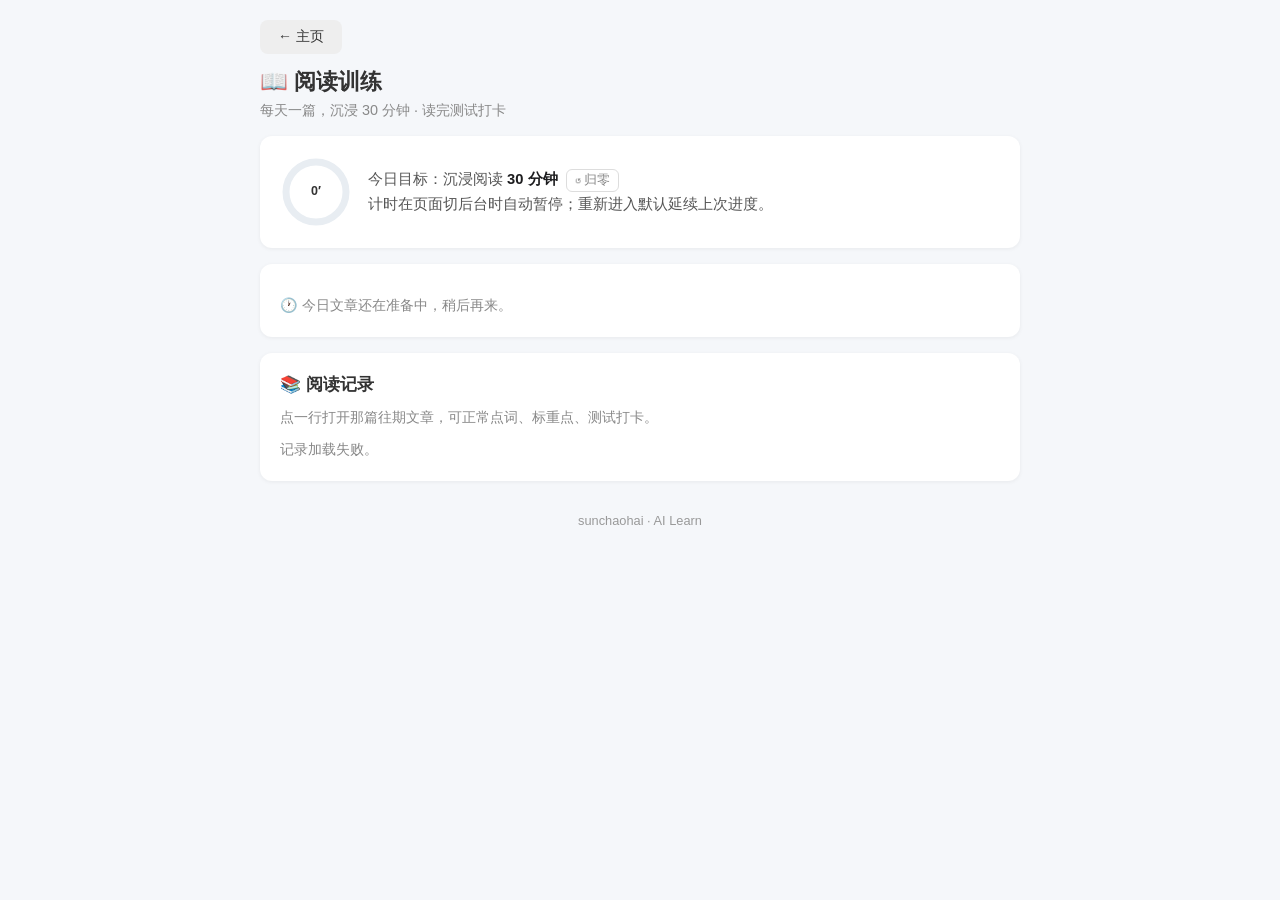
<file: reading/reading.html>
<!DOCTYPE html>
<html lang="zh-CN">
<head>
<meta charset="UTF-8">
<meta name="viewport" content="width=device-width, initial-scale=1.0">
<title>阅读训练 - AI Learn</title>
<style>
*{margin:0;padding:0;box-sizing:border-box}
body{font-family:-apple-system,BlinkMacSystemFont,"Segoe UI",Roboto,"PingFang SC","Microsoft YaHei",sans-serif;background:#f5f7fa;color:#333;max-width:800px;margin:0 auto;padding:20px}
h1{font-size:1.4em;margin-bottom:4px}
h3{font-size:1.05em;margin-bottom:10px}
.subtitle{color:#888;font-size:.9em;margin-bottom:16px}
.card{background:#fff;border-radius:12px;padding:20px;margin-bottom:16px;box-shadow:0 1px 4px rgba(0,0,0,.06)}
.btn{display:inline-block;background:#4a90d9;color:#fff;border:none;border-radius:8px;padding:10px 28px;font-size:15px;cursor:pointer;margin-top:12px;margin-right:8px}
.btn:hover{background:#3a7bc0}
.btn:disabled{background:#ccc;cursor:default}
.btn.secondary{background:#eee;color:#333}
.btn.ghost{background:#fff;color:#4a90d9;border:1px solid #4a90d9}
.status{color:#888;font-size:.88em;margin-top:10px;line-height:1.6}
.step-badge{display:inline-block;background:#eef4fb;color:#4a90d9;font-size:.8em;font-weight:bold;padding:3px 10px;border-radius:20px;margin-bottom:10px}
.hidden{display:none!important}
/* 顶部计时环 */
.timer-row{display:flex;align-items:center;gap:16px}
.ring-wrap{position:relative;width:72px;height:72px;flex:none}
.ring-wrap svg{transform:rotate(-90deg)}
.ring-bg{fill:none;stroke:#e8edf2;stroke-width:7}
.ring-fg{fill:none;stroke:#34c759;stroke-width:7;stroke-linecap:round;transition:stroke-dashoffset .5s}
.ring-txt{position:absolute;inset:0;display:flex;align-items:center;justify-content:center;font-size:.78em;font-weight:bold;color:#333;text-align:center;line-height:1.25}
.timer-info{font-size:.92em;color:#555;line-height:1.7}
.timer-info b{color:#1d1d1f}
/* 文章头 */
.art-title{font-size:1.25em;font-weight:bold;line-height:1.45;margin-bottom:6px}
.art-meta{color:#888;font-size:.85em;margin-bottom:10px}
.art-meta a{color:#4a90d9;text-decoration:none}
.reason{background:#fff8e6;border-left:4px solid #ff9f0a;border-radius:8px;padding:12px 14px;font-size:.93em;line-height:1.7}
/* 生词预习 */
details.vocab-box summary{cursor:pointer;font-weight:bold;font-size:1em;color:#333;outline:none}
.v-item{margin-top:10px;font-size:.92em}
.v-item .w{font-weight:bold}
.v-item .p{color:#888;font-size:.85em;margin:0 4px}
/* 正文 */
.sec{margin-bottom:22px}
.sec h4{font-size:1.02em;margin-bottom:8px;color:#1d1d1f;border-left:3px solid #4a90d9;padding-left:8px}
.sec p{font-size:1.02em;line-height:1.95;margin-bottom:12px;color:#222}
.sec p .w{border-bottom:1px dotted #b9c8d8;cursor:pointer}
.sec p .w:active{background:#fff3bf}
.sec p .w.tapped{border-bottom:1px solid #ff9f0a;background:#fff8e6}
/* 查词弹层 */
#lookup{position:fixed;left:50%;transform:translateX(-50%);bottom:18px;width:min(92vw,560px);background:#1d1d1f;color:#fff;border-radius:12px;padding:14px 16px;box-shadow:0 8px 30px rgba(0,0,0,.35);z-index:50}
#lookup .lw{font-size:1.1em;font-weight:bold}
#lookup .lp{color:#9ecbff;font-size:.85em;margin-left:6px}
#lookup .lm{margin-top:6px;font-size:.95em;line-height:1.6;color:#eee}
#lookup .lx{position:absolute;top:8px;right:12px;color:#aaa;font-size:1.2em;cursor:pointer;background:none;border:none}
/* 测试 */
.q-opt{display:block;width:100%;text-align:left;background:#f5f7fa;border:1.5px solid #e2e8f0;border-radius:10px;padding:12px 14px;font-size:.98em;margin-bottom:10px;cursor:pointer;line-height:1.55}
.q-opt.sel{border-color:#4a90d9;background:#eef4fb}
.q-opt.right{border-color:#34c759;background:#eafaf0}
.q-opt.wrong{border-color:#ff3b30;background:#fdeeee}
.q-prog{color:#888;font-size:.85em;margin-bottom:8px}
.score-big{font-size:2em;font-weight:bold;text-align:center;margin:6px 0}
.review-item{border-top:1px solid #eee;padding:10px 0;font-size:.92em;line-height:1.65}
.review-item .rq{font-weight:bold}
.review-item .rex{color:#666}
.chip{display:inline-block;background:#fff8e6;border:1px solid #ffd60a;border-radius:16px;padding:2px 10px;font-size:.85em;margin:3px 4px 3px 0}
/* 历史 */
.hist-row{display:flex;justify-content:space-between;align-items:center;padding:10px 0;border-bottom:1px solid #f0f0f0;font-size:.92em;gap:10px}
.hist-row:last-child{border-bottom:none}
.hist-row .ht{font-weight:bold}
.hist-row .hd{color:#888;font-size:.82em}
.hist-badge{font-size:.82em;white-space:nowrap}
/* 词组：与单词明显区分（实线下划线+浅蓝底） */
.sec p .w.phrase{border-bottom:2px solid #4a90d9;background:#eef4fb;border-radius:3px;padding:0 2px}
.sec p .w.phrase.tapped{border-bottom-color:#ff9f0a;background:#fff3bf}
/* 生词预习标签 */
.v-tag{display:inline-block;font-size:.72em;font-weight:bold;border-radius:10px;padding:1px 8px;margin-left:6px}
.v-tag.phrase{background:#e3f0ff;color:#1f6fd0;border:1px solid #bcd8f7}
.v-tag.word{background:#f1f3f5;color:#888;border:1px solid #e2e8f0}
/* 查词弹窗词组徽标 */
#lookup .lbadge{display:inline-block;background:#4a90d9;color:#fff;font-size:.66em;border-radius:9px;padding:1px 8px;margin-left:7px;vertical-align:2px}
/* 标注：正文重点词黄高亮（与 tapped 橙下划线区分） */
.sec p .w.marked{background:#fff3bf;border-bottom:2px solid #f5c518}
.sec p .w.phrase.marked{background:#fff3bf;border-bottom-color:#f5c518}
/* 重点句 */
.sec p .sent.marked{background:#fff3bf;border-radius:3px}
.sent-mark{background:none;border:none;cursor:pointer;font-size:.7em;opacity:.3;padding:0 2px;line-height:1}
.sent-mark:hover{opacity:.8}
.sent-mark.on{opacity:1}
/* 弹窗 ⭐ 按钮 */
#lkMark{margin-top:10px;background:#2c2c2e;color:#ffd60a;border:1px solid #555;border-radius:8px;padding:6px 14px;font-size:.88em;cursor:pointer}
#lkMark.on{background:#ffd60a;color:#1d1d1f;border-color:#ffd60a;font-weight:bold}
/* 我的记录卡 */
.mark-row{display:flex;justify-content:space-between;align-items:flex-start;gap:10px;padding:8px 0;border-bottom:1px solid #f0f0f0;font-size:.92em;line-height:1.6}
.mark-row:last-child{border-bottom:none}
.mark-row .mw{font-weight:bold}
.mark-row .mm{color:#666;font-size:.9em}
.mark-row .mc{color:#999;font-size:.82em;white-space:nowrap}
.mark-row .unmark{flex:none;background:none;border:1px solid #ddd;color:#888;border-radius:6px;padding:2px 9px;font-size:.8em;cursor:pointer}
.mark-sub{font-weight:bold;margin:12px 0 2px;color:#333}
.mark-sub:first-child{margin-top:0}
details.all-marks summary{cursor:pointer;font-weight:bold;color:#4a90d9;margin-top:14px;outline:none}
.all-marks .am-art{color:#888;font-size:.82em;margin-top:10px}
/* 计时恢复提示条 + 归零按钮 */
#resumeBar{margin-top:10px;background:#fff8e1;border:1px solid #ffe08a;border-radius:8px;padding:8px 12px;font-size:.88em;color:#7a5b00}
#resumeBar button{margin-left:8px;cursor:pointer}
#timerReset{font-size:.85em;color:#888;background:none;border:1px solid #ddd;border-radius:6px;padding:2px 8px;cursor:pointer;margin-left:8px}
</style>
</head>
<body>
<div style="display:flex;gap:10px;margin-bottom:12px">
  <a href="../" class="btn secondary" style="text-decoration:none;margin-top:0;padding:8px 18px;font-size:14px">← 主页</a>
</div>
<h1>📖 阅读训练</h1>
<div class="subtitle">每天一篇，沉浸 30 分钟 · 读完测试打卡</div>

<!-- 计时 -->
<div class="card" id="timerCard">
  <div class="timer-row">
    <div class="ring-wrap">
      <svg width="72" height="72"><circle class="ring-bg" cx="36" cy="36" r="30"/><circle class="ring-fg" id="ringFg" cx="36" cy="36" r="30" stroke-dasharray="188.5" stroke-dashoffset="188.5"/></svg>
      <div class="ring-txt" id="ringTxt">0′</div>
    </div>
    <div class="timer-info" id="timerInfo">今日目标：沉浸阅读 <b>30 分钟</b><button id="timerReset" type="button">↺ 归零</button><br>计时在页面切后台时自动暂停；重新进入默认延续上次进度。</div>
  </div>
  <div id="resumeBar" class="hidden">已恢复上次进度 <b id="resumeMin">0</b> 分钟，正在继续计时。<button id="resumeOk" type="button">继续</button><button id="resumeRestart" type="button">重新开始</button></div>
</div>

<!-- 文章 -->
<div id="articleWrap">
  <div class="card" id="artHead"><div class="status">加载今日文章中…</div></div>
  <div class="card hidden" id="vocabCard">
    <details class="vocab-box" id="vocabBox">
      <summary>🗂 生词预习（先扫一眼，读起来顺很多）</summary>
      <div id="vocabList"></div>
    </details>
  </div>
  <div class="card hidden" id="artBody"></div>
</div>

<!-- 测试入口 -->
<div class="card hidden" id="quizGate">
  <div class="step-badge">读完打卡</div>
  <h3>🧪 理解测试（4 题）</h3>
  <p class="status" style="margin-top:0">答题时原文会锁定——靠理解，不靠回看抄。≥60 分 = 今日阅读打卡 ✅</p>
  <button class="btn" id="startQuizBtn" disabled>开始测试</button>
  <div class="status" id="gateHint"></div>
</div>

<!-- 测试 -->
<div class="card hidden" id="quizWrap">
  <div class="step-badge">理解测试</div>
  <div class="q-prog" id="qProg"></div>
  <h3 id="qText" style="line-height:1.6"></h3>
  <div id="qOpts"></div>
  <button class="btn" id="qNext" disabled>下一题 →</button>
  <button class="btn ghost" id="peekBtn">👀 回看原文</button>
  <div class="status" id="qHint"></div>
</div>

<!-- 结果 -->
<div class="card hidden" id="resultWrap"></div>

<!-- 我的记录 -->
<div class="card hidden" id="marksCard">
  <h3>📌 我的记录</h3>
  <div id="marksBody"><div class="status">加载中…</div></div>
  <details class="all-marks" id="allMarksBox">
    <summary>⭐ 全部重点（跨文章复习）</summary>
    <div id="allMarksBody"><div class="status">展开后加载…</div></div>
  </details>
</div>

<!-- 历史 -->
<div class="card">
  <h3>📚 阅读记录</h3>
  <div class="status" style="margin-top:0">点一行打开那篇往期文章，可正常点词、标重点、测试打卡。</div>
  <div id="histList"><div class="status">加载中…</div></div>
</div>

<div id="lookup" class="hidden">
  <button class="lx" id="lookupClose">×</button>
  <div><span class="lw" id="lkWord"></span><span class="lp" id="lkPos"></span></div>
  <div class="lm" id="lkMean">查词中…</div>
  <button id="lkMark" type="button">⭐ 标为重点</button>
</div>

<footer style="text-align:center;color:#999;font-size:.8rem;padding:1rem 0">sunchaohai · AI Learn</footer>
<script>
const SUPABASE_URL = "https://qydtzdewqkzonzwmxapa.supabase.co";
const SUPABASE_KEY = "sb_publishable_979g0z6Xf84og_vjDliW-Q_Jyia_y4N";
const SBH = {"apikey": SUPABASE_KEY, "Authorization": "Bearer " + SUPABASE_KEY, "Content-Type": "application/json"};
const TARGET_SEC = 30 * 60; // 每日沉浸目标 30 分钟

function esc(s){ return String(s == null ? "" : s).replace(/&/g,"&amp;").replace(/</g,"&lt;"); }
function todayStr(){ const d = new Date(), p = n => String(n).padStart(2,"0"); return `${d.getFullYear()}-${p(d.getMonth()+1)}-${p(d.getDate())}`; }
function fmtMin(s){ const m = Math.floor(s/60); return m + "′"; }

let article = null, vocabMap = {}, tapped = new Set();
let elapsed = 0, curSec = null, sectionSecs = {};
let clockStarted = false;
let phraseList = [];  // vocab 中含空格的词组（小写，长→短），正文优先整组匹配
let answers = [], qIdx = 0, sessionSaved = false, extMode = false;

// ---------- 计时 ----------
function startClock(){
  setInterval(() => {
    if (document.hidden || !article) return;
    elapsed++;
    if (curSec != null) sectionSecs[curSec] = (sectionSecs[curSec] || 0) + 1;
    if (elapsed % 5 === 0) { renderRing(); saveTimer(); }
    if (elapsed % 10 === 0) refreshGate();
  }, 1000);
}
function renderRing(){
  const p = Math.min(elapsed / TARGET_SEC, 1);
  document.getElementById("ringFg").style.strokeDashoffset = (188.5 * (1 - p)).toFixed(1);
  document.getElementById("ringTxt").textContent = fmtMin(elapsed);
}
function refreshGate(){
  const btn = document.getElementById("startQuizBtn"), hint = document.getElementById("gateHint");
  if (extMode) {
    if (elapsed >= 1800) { if (btn.disabled) { btn.disabled = false; hint.textContent = "⏰ 已读满 30 分钟，可以打卡了。"; } }
    else { btn.disabled = true; hint.textContent = `外链模式：已读 ${Math.floor(elapsed/60)} / 30 分钟，读满后在本页打卡。`; }
    return;
  }
  if (!article || !article.quiz || article.quiz.length === 0) return;
  const need = Math.floor((article.est_minutes || 10) * 60 * 0.4);
  if (elapsed >= need) {
    if (btn.disabled) { btn.disabled = false; hint.textContent = "⏰ 阅读时长已达标，可以开始测试了。"; }
  } else {
    btn.disabled = true;
    hint.textContent = "⏳ 还需阅读约 " + Math.ceil((need - elapsed) / 60) + " 分钟才能解锁测试（防止秒点）。";
  }
}

// ---------- 取文章 ----------
async function loadArticle(pickId){
  const t = todayStr();
  let rows = [];
  try {
    if (pickId) {
      const r = await fetch(`${SUPABASE_URL}/rest/v1/reading_articles?id=eq.${encodeURIComponent(pickId)}`, {headers: SBH});
      if (r.ok) rows = await r.json();
    } else {
      let r = await fetch(`${SUPABASE_URL}/rest/v1/reading_articles?read_date=eq.${t}&order=created_at.desc&limit=1`, {headers: SBH});
      if (r.ok) rows = await r.json();
      if (!rows.length) {
        r = await fetch(`${SUPABASE_URL}/rest/v1/reading_articles?order=read_date.desc&limit=1`, {headers: SBH});
        if (r.ok) rows = await r.json();
      }
    }
  } catch (e) { /* 降级：准备中 */ }
  if (!rows.length) {
    document.getElementById("artHead").innerHTML = `<div class="status">🕐 今日文章还在准备中，稍后再来。</div>`;
    return;
  }
  article = rows[0];
  // 切文章：回到阅读视图，复位全部单篇状态（计时共用一个 interval，只启动一次）
  document.getElementById("articleWrap").classList.remove("hidden");
  document.getElementById("quizWrap").classList.add("hidden");
  document.getElementById("resultWrap").classList.add("hidden");
  elapsed = 0; sectionSecs = {}; curSec = null; sessionSaved = false;
  extMode = false;
  const sqb = document.getElementById("startQuizBtn");
  sqb.textContent = "开始测试"; sqb.onclick = startQuiz; sqb.disabled = true;
  renderArticle();
  loadMarks();
  document.getElementById("quizGate").classList.remove("hidden");
  restoreTimer();
  renderRing();
  if (!clockStarted) { startClock(); clockStarted = true; }
  observeSections();
  refreshGate();
  await loadHistory();
  window.scrollTo({top: 0, behavior: "smooth"});
}

// ---------- 计时持久化（重进默认延续，可归零） ----------
function timerKey(){ return article ? "reading_timer:" + article.id + ":" + (article.read_date || todayStr()) : null; }
function saveTimer(){ const k = timerKey(); if (k) { try { localStorage.setItem(k, String(elapsed)); } catch(e){} } }
function clearTimer(){ const k = timerKey(); if (k) { try { localStorage.removeItem(k); } catch(e){} } }
function restoreTimer(){
  const k = timerKey(); if (!k) return;
  let saved = 0;
  try { saved = parseInt(localStorage.getItem(k) || "0", 10) || 0; } catch(e){}
  if (saved >= 30) {
    elapsed = saved;
    renderRing();
    document.getElementById("resumeMin").textContent = Math.floor(saved / 60);
    document.getElementById("resumeBar").classList.remove("hidden");
  }
}
function resetTimer(){
  elapsed = 0; sectionSecs = {};
  saveTimer(); renderRing(); refreshGate();
  document.getElementById("resumeBar").classList.add("hidden");
}
document.addEventListener("visibilitychange", () => { if (document.hidden) saveTimer(); });
window.addEventListener("pagehide", saveTimer);
document.getElementById("resumeOk").onclick = () => document.getElementById("resumeBar").classList.add("hidden");
document.getElementById("resumeRestart").onclick = () => resetTimer();
document.getElementById("timerReset").onclick = () => { if (confirm("把这篇的阅读计时清零重计？")) resetTimer(); };

// ---------- 渲染 ----------
function renderArticle(){
  const a = article;
  document.getElementById("artHead").innerHTML = `
    <div class="step-badge">${(a.read_date || "") === todayStr() ? "今日阅读" : "往期阅读 · " + esc(a.read_date || "")} · ${esc(a.level || "")}</div>
    <div class="art-title">${esc(a.title)}</div>
    <div class="art-meta">${a.url ? `<a href="${esc(a.url)}" target="_blank" rel="noopener">来源：${esc(a.source || "原文")}</a>` : "来源：" + esc(a.source || "站内")} · 约${a.word_count || "?"}词 · 预计${a.est_minutes || "?"}分钟 · ${esc(a.read_date || "")}</div>
    <div class="reason">📋 推荐理由：${esc(a.reason_cn || "")}</div>
    ${(a.read_date || "") === todayStr() ? "" : `<button class="btn ghost" style="margin-top:8px" onclick="loadArticle()">← 回今日文章</button>`}
    <div class="status" style="margin-top:8px">💡 点词查释义 · 弹窗里点 ⭐ 标重点 · 句尾点 📌 标重点句</div>`;
  // 生词预习
  const v = a.vocab || [];
  vocabMap = {};
  v.forEach(x => { vocabMap[String(x.word).toLowerCase()] = x; });
  phraseList = v.filter(x => String(x.word || "").trim().includes(" "))
    .map(x => String(x.word).toLowerCase().trim())
    .sort((p, q) => q.length - p.length);
  if (v.length) {
    document.getElementById("vocabCard").classList.remove("hidden");
    document.getElementById("vocabList").innerHTML = v.map(x => {
      const isPh = String(x.word || "").includes(" ") || x.pos === "词组";
      const tag = isPh ? `<span class="v-tag phrase">词组</span>` : `<span class="v-tag word">单词</span>`;
      return `<div class="v-item"><span class="w">${esc(x.word)}</span>${tag}<span class="p">${isPh ? "" : esc(x.pos || "")}</span><br>${esc(x.meaning)}</div>`;
    }).join("");
  }
  // 外链降级模式
  const secs = a.sections || [];
  if (!secs.length) {
    document.getElementById("artBody").classList.remove("hidden");
    document.getElementById("artBody").innerHTML = `
      <div class="step-badge">外链阅读</div>
      <p class="status">这篇文章站内版没生成，直接去原文读；本页计时环会继续跑，读满 30 分钟后回到本页点按钮打卡。</p>
      ${a.url ? `<a class="btn" href="${esc(a.url)}" target="_blank" rel="noopener">去原文阅读 →</a>` : ""}`;
    document.getElementById("startQuizBtn").disabled = true;
    document.getElementById("gateHint").textContent = "外链模式：读满 30 分钟后在本页打卡（不用回聊天）。";
    extMode = true;
    document.getElementById("startQuizBtn").textContent = "✅ 读满 30 分钟打卡";
    document.getElementById("startQuizBtn").onclick = extCheckin;
    return;
  }
  document.getElementById("artBody").classList.remove("hidden");
  document.getElementById("artBody").innerHTML = secs.map((s, i) => `
    <div class="sec" data-sec="${i}">
      <h4>${esc(s.heading || "Section " + (i+1))}</h4>
      ${s.paragraphs.map(p => `<p>${paraHtml(p)}</p>`).join("")}
    </div>`).join("");
}
function wordSpans(text){
  // 1) 先把词组整段切出来（长词组优先，大小写不敏感，前后须为非字母边界）
  let segs = [{ t: String(text), phrase: null }];
  for (const ph of phraseList) {
    const out = [];
    for (const s of segs) {
      if (s.phrase) { out.push(s); continue; }
      let rest = s.t;
      while (rest) {
        const idx = rest.toLowerCase().indexOf(ph);
        if (idx < 0) { out.push({ t: rest, phrase: null }); break; }
        const before = idx === 0 ? "" : rest[idx - 1];
        const after = idx + ph.length >= rest.length ? "" : rest[idx + ph.length];
        if (/[A-Za-z]/.test(before) || /[A-Za-z]/.test(after)) {
          out.push({ t: rest.slice(0, idx + 1), phrase: null });
          rest = rest.slice(idx + 1);
          continue;
        }
        if (idx > 0) out.push({ t: rest.slice(0, idx), phrase: null });
        out.push({ t: rest.slice(idx, idx + ph.length), phrase: ph });
        rest = rest.slice(idx + ph.length);
      }
    }
    segs = out;
  }
  // 2) 词组整段一个 span；其余文本沿用按词切分
  return segs.map(s => {
    if (s.phrase) return `<span class="w phrase" data-w="${esc(s.phrase)}">${esc(s.t)}</span>`;
    return s.t.split(/(\s+)/).map(tok => {
      if (/[A-Za-z]/.test(tok)) {
        const clean = tok.replace(/^[^A-Za-z']+|[^A-Za-z']+$/g, "");
        return `<span class="w" data-w="${esc(clean)}">${esc(tok)}</span>`;
      }
      return esc(tok);
    }).join("");
  }).join("");
}

// ---------- 标注记录（查词自动记录 + ⭐/📌 重点） ----------
// 数据在 Supabase reading_marks（唯一键 article_id+kind+text）；表未建好/网络失败一律静默，不挡查词。
let marksMap = {};   // key: kind + "|" + text -> 记录行
let lkCtx = null;    // 弹窗当前词/词组 {kind, text}
function escAttr(s){ return String(s == null ? "" : s).replace(/&/g,"&amp;").replace(/"/g,"&quot;").replace(/</g,"&lt;"); }
function normText(s){ return String(s == null ? "" : s).replace(/📌/g, "").replace(/\s+/g, " ").trim(); }
function marksHeaders(extra){
  return Object.assign({}, SBH, {"Prefer": "resolution=merge-duplicates,return=minimal"}, extra || {});
}
const markWriteQ = {};   // 同一条记录的写操作串行化，防止并发 upsert 互相覆盖（2026-10-20 实测教训）
function queueUpsert(key, fields){
  markWriteQ[key] = (markWriteQ[key] || Promise.resolve()).then(() => upsertMarkFields(fields)).catch(() => {});
  return markWriteQ[key];
}
async function upsertMarkFields(fields){
  if (!article) return;
  const body = Object.assign({ article_id: article.id, read_date: article.read_date || todayStr() }, fields);
  try {
    await fetch(`${SUPABASE_URL}/rest/v1/reading_marks?on_conflict=article_id,kind,text`,
      { method: "POST", headers: marksHeaders(), body: JSON.stringify(body) });
  } catch (e) { /* 静默 */ }
}
async function loadMarks(){
  if (!article) return;
  try {
    const r = await fetch(`${SUPABASE_URL}/rest/v1/reading_marks?article_id=eq.${encodeURIComponent(article.id)}&select=*`, {headers: SBH});
    if (r.ok) {
      marksMap = {};
      (await r.json()).forEach(row => { marksMap[row.kind + "|" + row.text] = row; });
    }
  } catch (e) { /* 表可能还没建好：无记录模式继续 */ }
  applyMarksToBody();
  renderMarksCard();
}
function applyMarksToBody(){
  document.querySelectorAll("#artBody .w").forEach(el => {
    const t = cleanWord(el.dataset.w || "");
    const kind = t.includes(" ") ? "phrase" : "word";
    const row = marksMap[kind + "|" + t];
    el.classList.toggle("marked", !!(row && row.marked));
  });
  document.querySelectorAll("#artBody .sent").forEach(el => {
    const row = marksMap["sentence|" + normText(el.textContent)];
    const on = !!(row && row.marked);
    el.classList.toggle("marked", on);
    const b = el.querySelector(".sent-mark");
    if (b) b.classList.toggle("on", on);
  });
}
// 查词成功后记一笔：tap_count 以内存 Map 为准 +1；释义只在新记录/为空时补（upsert 会覆盖，故带上已有释义）
function recordTap(kind, text, meaning){
  const key = kind + "|" + text;
  const old = marksMap[key];
  const row = { article_id: article ? article.id : "", read_date: article ? (article.read_date || todayStr()) : todayStr(),
    kind, text, meaning: (meaning != null ? meaning : (old ? old.meaning : null)),
    marked: old ? !!old.marked : false, tap_count: (old ? (old.tap_count || 0) : 0) + 1 };
  marksMap[key] = row;
  queueUpsert(key, { kind, text, meaning: row.meaning, tap_count: row.tap_count });
  refreshLkMarkBtn();
  renderMarksCard();
}
async function toggleMark(kind, text){
  const key = kind + "|" + text;
  const old = marksMap[key];
  const row = { article_id: article ? article.id : "", read_date: article ? (article.read_date || todayStr()) : todayStr(),
    kind, text, meaning: old ? old.meaning : null,
    marked: !(old && old.marked), tap_count: old ? (old.tap_count || 0) : 0 };
  marksMap[key] = row;
  const tFields = { kind, text, meaning: row.meaning, marked: row.marked };
  if (!old) tFields.tap_count = row.tap_count;
  await queueUpsert(key, tFields);
  applyMarksToBody();
  refreshLkMarkBtn();
  renderMarksCard();
}
function refreshLkMarkBtn(){
  const btn = document.getElementById("lkMark");
  if (!btn) return;
  if (!lkCtx) { btn.textContent = "⭐ 标为重点"; btn.classList.remove("on"); return; }
  const row = marksMap[lkCtx.kind + "|" + lkCtx.text];
  const on = !!(row && row.marked);
  btn.textContent = on ? "⭐ 已标重点（点击取消）" : "⭐ 标为重点";
  btn.classList.toggle("on", on);
}
function renderMarksCard(){
  const card = document.getElementById("marksCard");
  const body = document.getElementById("marksBody");
  if (!card || !body || !article) return;
  const rows = Object.values(marksMap);
  card.classList.remove("hidden");
  if (!rows.length) {
    body.innerHTML = `<div class="status">还没有记录。读文章时点任意词/词组查释义会自动记下来；弹窗里点 ⭐、句尾点 📌 可以标重点。</div>`;
    return;
  }
  const escT = s => esc(s);
  const trunc = (s, n) => { s = String(s || ""); return s.length > n ? s.slice(0, n) + "…" : s; };
  const mkRow = (r, showCancel) => `
    <div class="mark-row">
      <div><span class="mw">${escT(r.text)}</span>${r.meaning ? `<div class="mm">${escT(trunc(r.meaning, 90))}</div>` : ""}</div>
      <div style="display:flex;align-items:center;gap:8px"><span class="mc">查 ${r.tap_count || 0} 次</span>${showCancel ? `<button class="unmark" type="button" data-k="${esc(r.kind)}" data-t="${escAttr(r.text)}">取消</button>` : ""}</div>
    </div>`;
  const sentRow = (r, showCancel) => `
    <div class="mark-row">
      <div>${escT(trunc(r.text, 160))}</div>
      ${showCancel ? `<button class="unmark" type="button" data-k="sentence" data-t="${escAttr(r.text)}">取消</button>` : ""}
    </div>`;
  const starred = rows.filter(r => r.marked);
  const sWords = starred.filter(r => r.kind !== "sentence");
  const sSents = starred.filter(r => r.kind === "sentence");
  const looked = rows.filter(r => !r.marked && r.kind !== "sentence")
    .sort((a, b) => (b.tap_count || 0) - (a.tap_count || 0));
  let h = "";
  if (starred.length) {
    h += `<div class="mark-sub">⭐ 重点（${starred.length}）</div>`;
    h += sWords.map(r => mkRow(r, true)).join("");
    h += sSents.map(r => sentRow(r, true)).join("");
  }
  if (looked.length) {
    h += `<div class="mark-sub">👆 查过（${looked.length}）</div>`;
    h += looked.map(r => mkRow(r, false)).join("");
  }
  if (!h) h = `<div class="status">还没有记录。</div>`;
  body.innerHTML = h;
  body.querySelectorAll(".unmark").forEach(b => b.onclick = () => toggleMark(b.dataset.k, b.dataset.t));
}
let allMarksLoaded = false;
async function loadAllMarks(){
  if (allMarksLoaded) return; allMarksLoaded = true;
  const box = document.getElementById("allMarksBody");
  try {
    const r = await fetch(`${SUPABASE_URL}/rest/v1/reading_marks?marked=eq.true&select=*&order=created_at.desc&limit=500`, {headers: SBH});
    if (!r.ok) throw 0;
    const rows = await r.json();
    if (!rows.length) { box.innerHTML = `<div class="status">还没有标过重点。</div>`; return; }
    const byArt = {};
    rows.forEach(x => { (byArt[x.article_id] = byArt[x.article_id] || []).push(x); });
    box.innerHTML = Object.keys(byArt).map(aid => `
      <div class="am-art">${esc(aid)} · ${byArt[aid].length} 条</div>
      ${byArt[aid].map(x => `<div class="mark-row"><div>${x.kind === "sentence" ? "📌 " : "⭐ "}${esc(x.text.length > 80 ? x.text.slice(0, 80) + "…" : x.text)}${x.meaning ? `<div class="mm">${esc(x.meaning)}</div>` : ""}</div></div>`).join("")}`).join("");
  } catch (e) {
    allMarksLoaded = false;
    box.innerHTML = `<div class="status">加载失败，稍后再试。</div>`;
  }
}
document.getElementById("allMarksBox").addEventListener("toggle", e => { if (e.target.open) loadAllMarks(); });
document.getElementById("lkMark").onclick = () => { if (lkCtx) toggleMark(lkCtx.kind, lkCtx.text); };

// ---------- 句子切分（保守：保护常见缩写与小数） ----------
const SENT_ABBR = ["Mr.", "Mrs.", "Ms.", "Dr.", "St.", "e.g.", "i.e.", "U.S.", "U.K.", "a.m.", "p.m.", "vs.", "etc."];
function splitSentences(text){
  let t = String(text);
  const PH = "\u0001";
  SENT_ABBR.forEach(a => { t = t.split(a).join(a.replace(/\./g, PH)); });
  t = t.replace(/(\d)\.(\d)/g, "$1" + PH + "$2");
  const out = [];
  let start = 0;
  for (let i = 0; i < t.length; i++) {
    const c = t[i];
    if (c === "." || c === "!" || c === "?") {
      let j = i + 1;
      if (t[j] === '"' || t[j] === "”" || t[j] === "'") j++;
      if (j < t.length && /\s/.test(t[j])) {
        let k = j;
        while (k < t.length && /\s/.test(t[k])) k++;
        if (k < t.length && /[A-Z0-9"“]/.test(t[k])) { out.push(t.slice(start, j)); start = j; }
      }
    }
  }
  if (start < t.length) out.push(t.slice(start));
  return out.map(s => s.split(PH).join(".")).filter(s => s.trim());
}
function paraHtml(p){
  return splitSentences(p).map(s =>
    `<span class="sent">${wordSpans(s)}<button class="sent-mark" type="button" title="标为重点句">📌</button></span>`).join("");
}

// ---------- 查词 ----------
// 三层：文章词库（精编）→ 内置离线词典（ECDICT 高频2万词分片，dict/<首字母>.json）→ 外链兜底
function cleanWord(w){ return String(w||"").toLowerCase().replace(/^[^a-z']+|[^a-z']+$/g, ""); }
const shardCache = {};
function loadShard(letter){
  if (!shardCache[letter]) {
    shardCache[letter] = fetch("dict/" + letter + ".json").then(r => r.ok ? r.json() : {}).catch(() => ({}));
  }
  return shardCache[letter];
}
function stemCandidates(w){
  const out = [w];
  const add = x => { if (x && x.length >= 2 && !out.includes(x)) out.push(x); };
  if (w.endsWith("'s")) add(w.slice(0, -2));
  if (w.endsWith("ies") && w.length > 4) add(w.slice(0, -3) + "y");
  if (w.endsWith("ing") && w.length > 5) {
    const b = w.slice(0, -3); add(b); add(b + "e");
    if (b.length > 2 && b[b.length-1] === b[b.length-2]) add(b.slice(0, -1));
  }
  if (w.endsWith("ed") && w.length > 4) {
    const b = w.slice(0, -2); add(w.slice(0, -1)); add(b); add(b + "e");
    if (b.length > 2 && b[b.length-1] === b[b.length-2]) add(b.slice(0, -1));
  }
  if (w.endsWith("es") && w.length > 3) add(w.slice(0, -2));
  if (w.endsWith("s") && w.length > 3) add(w.slice(0, -1));
  return out;
}
async function dictLookup(w){
  for (const cand of stemCandidates(w)) {
    const shard = await loadShard(cand[0]);
    if (shard && shard[cand]) return { word: cand, phonetic: shard[cand][0], tr: shard[cand][1] };
  }
  return null;
}
async function lookup(word){
  const w = cleanWord(word);
  if (!w) return;
  tapped.add(w);
  const el = document.querySelectorAll(`#artBody .w[data-w="${CSS.escape(word)}"]`);
  el.forEach(e => e.classList.add("tapped"));
  const box = document.getElementById("lookup");
  box.classList.remove("hidden");
  const kw = document.getElementById("lkWord"), kp = document.getElementById("lkPos"), km = document.getElementById("lkMean");
  kw.textContent = w; kp.textContent = ""; km.textContent = "查词中…";
  lkCtx = { kind: w.includes(" ") ? "phrase" : "word", text: w };
  refreshLkMarkBtn();
  const links = `<div style="margin-top:8px;font-size:.85em"><a href="eudic://dict/${encodeURIComponent(w)}" style="color:#9ecbff;text-decoration:underline">在欧路词典打开 →</a>　<a href="https://dictionary.cambridge.org/dictionary/english-chinese-simplified/${encodeURIComponent(w)}" target="_blank" rel="noopener" style="color:#9ecbff;text-decoration:underline">剑桥词典 →</a></div>`;
  if (w.includes(" ")) {
    kw.innerHTML = esc(w) + `<span class="lbadge">词组</span>`;
    const lp = vocabMap[w];
    kp.textContent = "";
    km.innerHTML = lp ? esc(lp.meaning) + links : "这个词组暂未收录，试试下面的词典：" + links;
    recordTap("phrase", w, lp ? lp.meaning : null);
    return;
  }
  const local = vocabMap[w];
  if (local) {
    kp.textContent = local.pos || "";
    km.innerHTML = esc(local.meaning) + links;
    recordTap("word", w, local.meaning);
    return;
  }
  const hit = await dictLookup(w);
  if (hit) {
    if (hit.word !== w) kw.textContent = w + " → " + hit.word;
    kp.textContent = hit.phonetic ? "/" + hit.phonetic + "/" : "";
    km.innerHTML = esc(hit.tr) + links;
    recordTap("word", w, hit.tr);
    return;
  }
  km.innerHTML = "内置词典未收录，试试下面的词典：" + links;
  recordTap("word", w, null);
}
document.addEventListener("click", e => {
  const t = e.target;
  const sm = t.closest && t.closest(".sent-mark");
  if (sm) {
    const sent = sm.closest(".sent");
    if (sent) toggleMark("sentence", normText(sent.textContent));
    return;
  }
  const w = t.closest && t.closest("#artBody .w");
  if (w) { lookup(w.dataset.w); return; }
  // 点弹窗外（且不是词/📌/弹窗内按钮）→ 关弹窗
  const box = document.getElementById("lookup");
  if (!box.classList.contains("hidden") && !(t.closest && t.closest("#lookup"))) {
    box.classList.add("hidden");
  }
});
document.getElementById("lookupClose").onclick = () => document.getElementById("lookup").classList.add("hidden");

// ---------- 分节停留 ----------
function observeSections(){
  const io = new IntersectionObserver(es => {
    es.forEach(en => {
      const i = +en.target.dataset.sec;
      if (en.isIntersecting && en.intersectionRatio >= 0.5) curSec = i;
      else if (curSec === i && !en.isIntersecting) curSec = null;
    });
  }, {threshold: [0.5]});
  document.querySelectorAll("#artBody .sec").forEach(s => io.observe(s));
}

// ---------- 测试 ----------
document.getElementById("startQuizBtn").onclick = startQuiz;
function startQuiz(){
  answers = []; qIdx = 0;
  document.getElementById("articleWrap").classList.add("hidden");
  document.getElementById("quizGate").classList.add("hidden");
  document.getElementById("quizWrap").classList.remove("hidden");
  renderQ();
}
document.getElementById("peekBtn").onclick = () => {
  const w = document.getElementById("articleWrap");
  w.classList.toggle("hidden");
  document.getElementById("peekBtn").textContent = w.classList.contains("hidden") ? "👀 回看原文" : "🙈 收起原文";
};
function renderQ(){
  const quiz = article.quiz, q = quiz[qIdx];
  document.getElementById("qProg").textContent = `第 ${qIdx+1} / ${quiz.length} 题`;
  document.getElementById("qText").textContent = q.q;
  document.getElementById("qOpts").innerHTML = q.options.map((o, i) =>
    `<button class="q-opt" data-i="${i}">${["A","B","C","D"][i]}. ${esc(o)}</button>`).join("");
  document.getElementById("qNext").disabled = true;
  document.getElementById("qNext").textContent = qIdx === quiz.length - 1 ? "提交打分" : "下一题 →";
  document.querySelectorAll("#qOpts .q-opt").forEach(b => b.onclick = () => {
    document.querySelectorAll("#qOpts .q-opt").forEach(x => x.classList.remove("sel"));
    b.classList.add("sel");
    answers[qIdx] = +b.dataset.i;
    document.getElementById("qNext").disabled = false;
  });
}
document.getElementById("qNext").onclick = () => {
  if (answers[qIdx] == null) return;
  if (qIdx < article.quiz.length - 1) { qIdx++; renderQ(); }
  else finishQuiz();
};
function finishQuiz(){
  const quiz = article.quiz;
  let right = 0;
  const review = quiz.map((q, i) => {
    const ok = answers[i] === q.answer;
    if (ok) right++;
    return `<div class="review-item"><div class="rq">${ok ? "✅" : "❌"} ${esc(q.q)}</div>
      <div>你的答案：${["A","B","C","D"][answers[i]]} · 正确答案：${["A","B","C","D"][q.answer]}</div>
      <div class="rex">解析：${esc(q.explain || "")}</div></div>`;
  }).join("");
  const score = Math.round(right / quiz.length * 100);
  const passed = score >= 60;
  saveSession(score, passed);
  const rw = document.getElementById("resultWrap");
  rw.classList.remove("hidden");
  document.getElementById("quizWrap").classList.add("hidden");
  const words = [...tapped];
  rw.innerHTML = `
    <div class="step-badge">测试结果</div>
    <div class="score-big" style="color:${passed ? "#34c759" : "#ff9f0a"}">${score} 分</div>
    <p class="status" style="text-align:center">${passed ? "✅ 今日阅读打卡成功！" : "😅 差一点，再读一遍试试——下面是错题解析"} · 阅读用时 ${Math.round(elapsed/60)} 分钟 · 查了 ${words.length} 个词</p>
    ${passed && words.length ? `<div style="margin-top:10px"><b>今日生词回顾：</b><br>${words.map(w=>`<span class="chip">${esc(w)}</span>`).join("")}</div>` : ""}
    ${review}
    ${passed ? "" : `<button class="btn" onclick="location.reload()">再读一遍</button><button class="btn secondary" id="retryQuiz">直接重测</button>`}`;
  const rq = document.getElementById("retryQuiz");
  if (rq) rq.onclick = () => { document.getElementById("resultWrap").classList.add("hidden"); document.getElementById("quizWrap").classList.remove("hidden"); startQuiz(); };
  rw.scrollIntoView({behavior:"smooth"});
}
function extCheckin(){
  saveSession(null, true);
  document.getElementById("articleWrap").classList.add("hidden");
  document.getElementById("quizGate").classList.add("hidden");
  const rw = document.getElementById("resultWrap");
  rw.classList.remove("hidden");
  rw.innerHTML = `<div class="step-badge">外链阅读</div>
    <div class="score-big" style="color:#34c759">✅</div>
    <p class="status" style="text-align:center">今日阅读打卡成功！沉浸阅读 ${Math.round(elapsed/60)} 分钟 · 查了 ${tapped.size} 个词</p>`;
  rw.scrollIntoView({behavior:"smooth"});
}
async function saveSession(score, passed){
  if (sessionSaved) return; sessionSaved = true;
  const secs = {};
  Object.keys(sectionSecs).forEach(k => { secs[k] = sectionSecs[k]; });
  try {
    await fetch(`${SUPABASE_URL}/rest/v1/reading_sessions`, {
      method: "POST", headers: {...SBH, "Prefer": "return=minimal"},
      body: JSON.stringify({
        article_id: article.id, read_date: todayStr(), total_seconds: elapsed,
        section_seconds: secs, tapped_words: [...tapped], quiz_score: score, passed
      })
    });
  } catch (e) { /* 离线也显示结果，不阻塞 */ }
  if (passed) clearTimer();
}

// ---------- 历史 ----------
async function loadHistory(){
  const box = document.getElementById("histList");
  try {
    const [ar, sr] = await Promise.all([
      fetch(`${SUPABASE_URL}/rest/v1/reading_articles?order=read_date.desc&limit=20`, {headers: SBH}),
      fetch(`${SUPABASE_URL}/rest/v1/reading_sessions?order=created_at.desc&limit=200`, {headers: SBH})
    ]);
    if (!ar.ok) throw 0;
    const arts = await ar.json();
    const sess = sr.ok ? await sr.json() : [];
    const best = {};
    sess.forEach(s => { if (!best[s.article_id]) best[s.article_id] = s; });
    if (!arts.length) { box.innerHTML = `<div class="status">还没有阅读记录。</div>`; return; }
    box.innerHTML = arts.map(a => {
      const s = best[a.id];
      const badge = s
        ? (s.passed ? `<span class="hist-badge" style="color:#34c759">✅ ${s.quiz_score}分</span>` : `<span class="hist-badge" style="color:#ff9f0a">${s.quiz_score}分·未通过</span>`)
        : `<span class="hist-badge" style="color:#888">未测</span>`;
      const cur = article && a.id === article.id;
      return `<div class="hist-row" style="cursor:pointer" onclick="loadArticle('${a.id}')"><div><div class="ht">${esc(a.title)}</div><div class="hd">${esc(a.read_date || "")} · ${esc(a.level || "")}${cur ? " · 📖 在读" : ""}</div></div>${badge}<div style="color:#2b6cb0;font-size:.85rem;white-space:nowrap">读这篇 →</div></div>`;
    }).join("");
  } catch (e) {
    box.innerHTML = `<div class="status">记录加载失败。</div>`;
  }
}

loadArticle();
loadHistory();
</script>
</body>
</html>
</file>
<file: listening/style.css>
* { box-sizing: border-box; margin: 0; padding: 0; }
body { font-family: -apple-system, "PingFang SC", "Microsoft YaHei", sans-serif; background: #f5f5f7; color: #1d1d1f; line-height: 1.6; }
header { background: #1d1d1f; color: #fff; padding: 1.2rem 1rem; text-align: center; }
header .back { color: #aaa; text-decoration: none; font-size: .85rem; display: block; text-align: left; margin-bottom: .4rem; }
header h1 { font-size: 1.4rem; }
header .subtitle { color: #aaa; font-size: .85rem; margin-top: .3rem; }
main { max-width: 640px; margin: 0 auto; padding: 1rem; }
.card { background: #fff; border-radius: 12px; padding: 1.1rem; margin-bottom: 1rem; box-shadow: 0 1px 4px rgba(0,0,0,.08); }
.card h2 { font-size: 1.05rem; margin-bottom: .5rem; }
.hint { color: #666; font-size: .9rem; margin-bottom: .7rem; }
.hidden { display: none !important; }
.today { border-left: 4px solid #007aff; }
.today .date { color: #666; font-size: .85rem; }
.today .topic { font-size: 1.2rem; font-weight: bold; margin: .3rem 0; }
.today .meta { color: #666; font-size: .85rem; margin-bottom: .8rem; }
#history-list .hist-item { display: flex; justify-content: space-between; align-items: center; background: #fff; border-radius: 10px; padding: .8rem 1rem; margin-bottom: .6rem; box-shadow: 0 1px 3px rgba(0,0,0,.06); cursor: pointer; }
#history-list .hist-item .d { font-weight: bold; }
#history-list .hist-item .t { color: #666; font-size: .85rem; }
#history-list .hist-item .score { font-size: .85rem; color: #007aff; }
#history-list .hist-item .score.done { color: #34c759; }
.step.locked { opacity: .45; pointer-events: none; }
.step-status.done { color: #34c759; font-size: .85rem; }
audio { width: 100%; margin: .5rem 0; }
.speed-row { margin: .5rem 0; }
.speed-row button { border: 1px solid #ccc; background: #fff; border-radius: 6px; padding: .3rem .8rem; margin-right: .4rem; font-size: .85rem; }
.speed-row button.active { background: #007aff; color: #fff; border-color: #007aff; }
.btn-primary { display: block; width: 100%; background: #007aff; color: #fff; border: none; border-radius: 10px; padding: .8rem; font-size: 1rem; margin-top: .8rem; cursor: pointer; }
.btn-primary:disabled { background: #ccc; }
.btn-secondary { background: none; border: none; color: #007aff; font-size: .95rem; margin-bottom: .8rem; cursor: pointer; }
.dict-field { margin-bottom: .8rem; }
.dict-field label { font-size: .85rem; color: #666; display: block; margin-bottom: .3rem; }
.dict-field textarea { width: 100%; min-height: 3.2rem; border: 1px solid #ddd; border-radius: 8px; padding: .6rem; font-size: .95rem; resize: vertical; }
#check-result .correction { margin-bottom: .9rem; padding: .7rem; background: #f9f9fb; border-radius: 8px; }
#check-result .correction .you { color: #c00; }
#check-result .correction .std { color: #0a7d2c; font-weight: bold; }
#check-result .score-line { font-size: 1.1rem; font-weight: bold; margin: .8rem 0; text-align: center; }
.transcript { background: #f9f9fb; border-radius: 8px; padding: .9rem; font-size: .95rem; margin: .7rem 0; }
.vocab .v-item { margin-bottom: .6rem; font-size: .9rem; }
.vocab .v-item .w { font-weight: bold; }
.vocab .v-item .p { color: #666; }
footer { text-align: center; color: #999; font-size: .8rem; padding: 1.5rem 0; }
</file>
